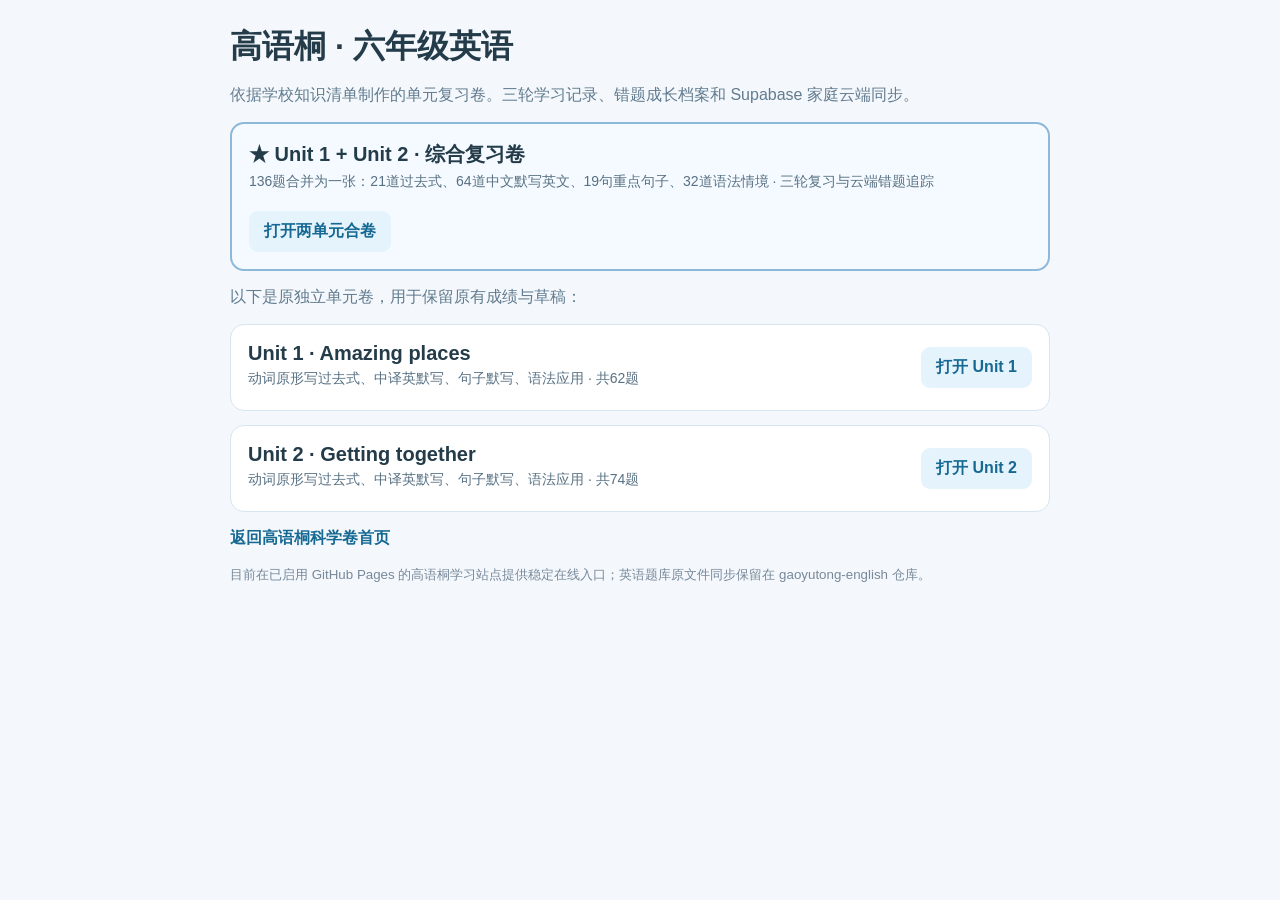
<file: english/index.html>
<!doctype html><html lang="zh-CN"><head><meta charset="utf-8"><meta name="viewport" content="width=device-width,initial-scale=1"><title>高语桐六年级英语学习书架</title><style>*{box-sizing:border-box}body{background:#f4f8fc;color:#243c4a;font-family:-apple-system,BlinkMacSystemFont,"PingFang SC",Arial,sans-serif;margin:0}main{max-width:850px;margin:auto;padding:25px 15px}h1{margin:0 0 6px}.sub{color:#617b8f}.card{display:flex;justify-content:space-between;align-items:center;flex-wrap:wrap;gap:15px;border:1px solid #d6e5ef;background:white;margin:14px 0;border-radius:14px;padding:17px}.card h2{margin:0;font-size:20px}.card p{margin:5px 0;color:#587183;font-size:14px}a{color:#166993;text-decoration:none;font-weight:750}a.btn{padding:10px 15px;border-radius:9px;background:#e5f3fc}small{color:#789}</style></head><body><main><h1>高语桐 · 六年级英语</h1><p class="sub">依据学校知识清单制作的单元复习卷。三轮学习记录、错题成长档案和 Supabase 家庭云端同步。</p><article class="card" style="border:2px solid #8db8d9;background:#f4faff"><div><h2>★ Unit 1 + Unit 2 · 综合复习卷</h2><p>136题合并为一张：21道过去式、64道中文默写英文、19句重点句子、32道语法情境 · 三轮复习与云端错题追踪</p></div><a class="btn" href="unit1-unit2-combined.html?v=1">打开两单元合卷</a></article><p class="sub">以下是原独立单元卷，用于保留原有成绩与草稿：</p><article class="card"><div><h2>Unit 1 · Amazing places</h2><p>动词原形写过去式、中译英默写、句子默写、语法应用 · 共62题</p></div><a class="btn" href="unit1-amazing-places.html?v=3">打开 Unit 1</a></article><article class="card"><div><h2>Unit 2 · Getting together</h2><p>动词原形写过去式、中译英默写、句子默写、语法应用 · 共74题</p></div><a class="btn" href="unit2-getting-together.html?v=3">打开 Unit 2</a></article><p><a href="https://timothygao.github.io/gaoyutong-grade6-science/">返回高语桐科学卷首页</a></p><small>目前在已启用 GitHub Pages 的高语桐学习站点提供稳定在线入口；英语题库原文件同步保留在 gaoyutong-english 仓库。</small></main></body></html>
</file>
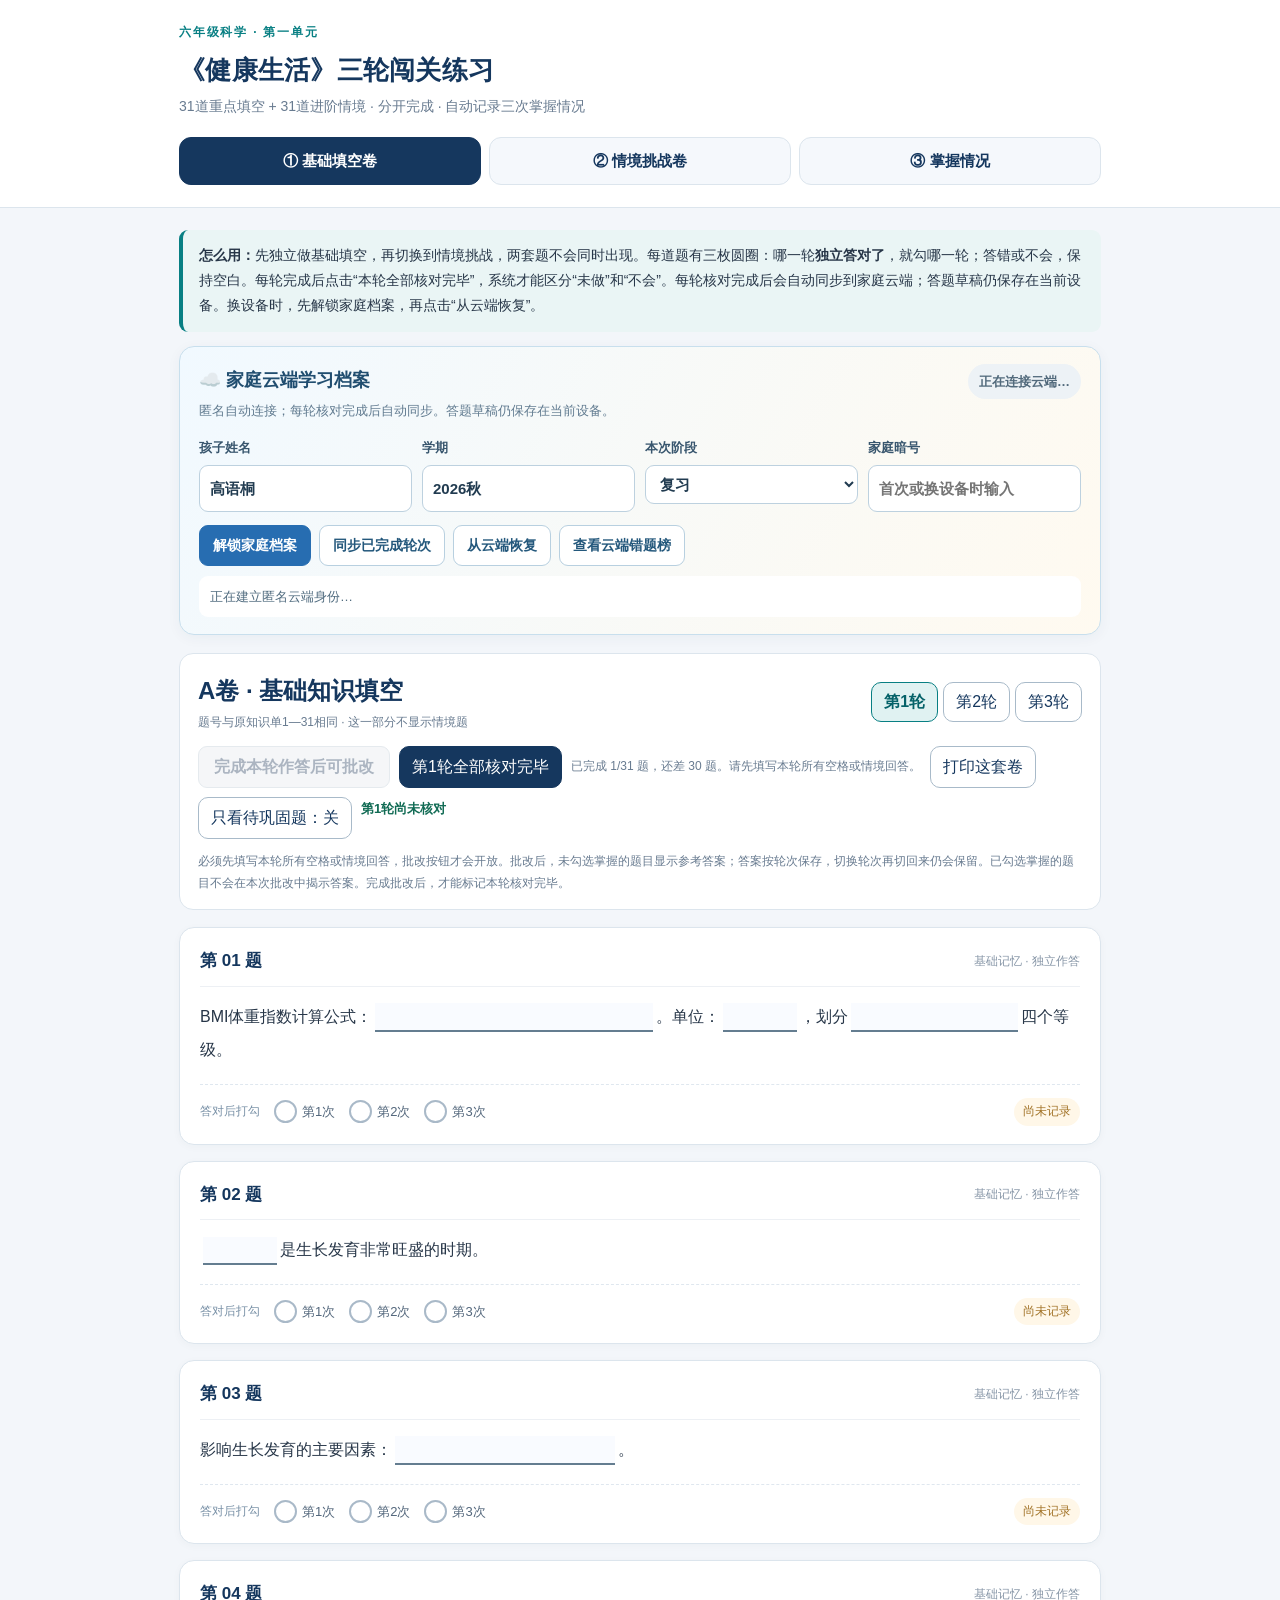
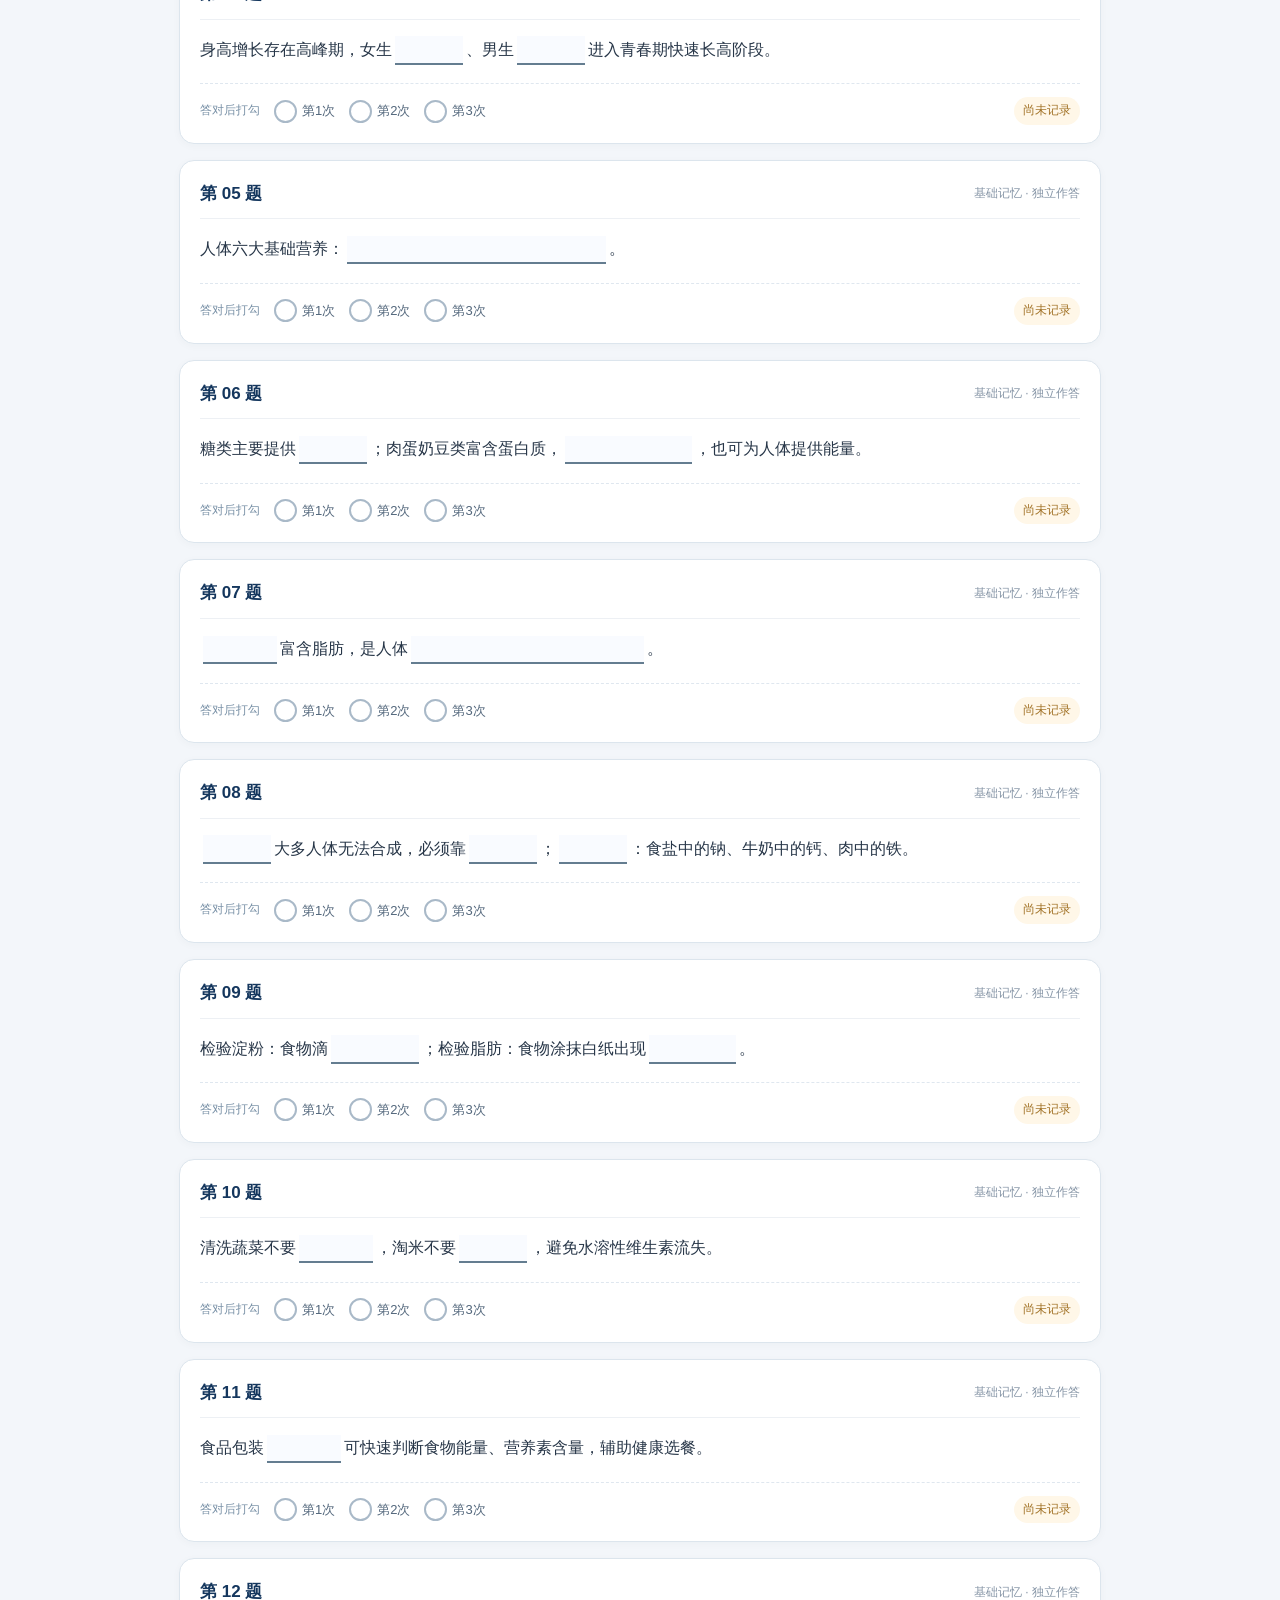
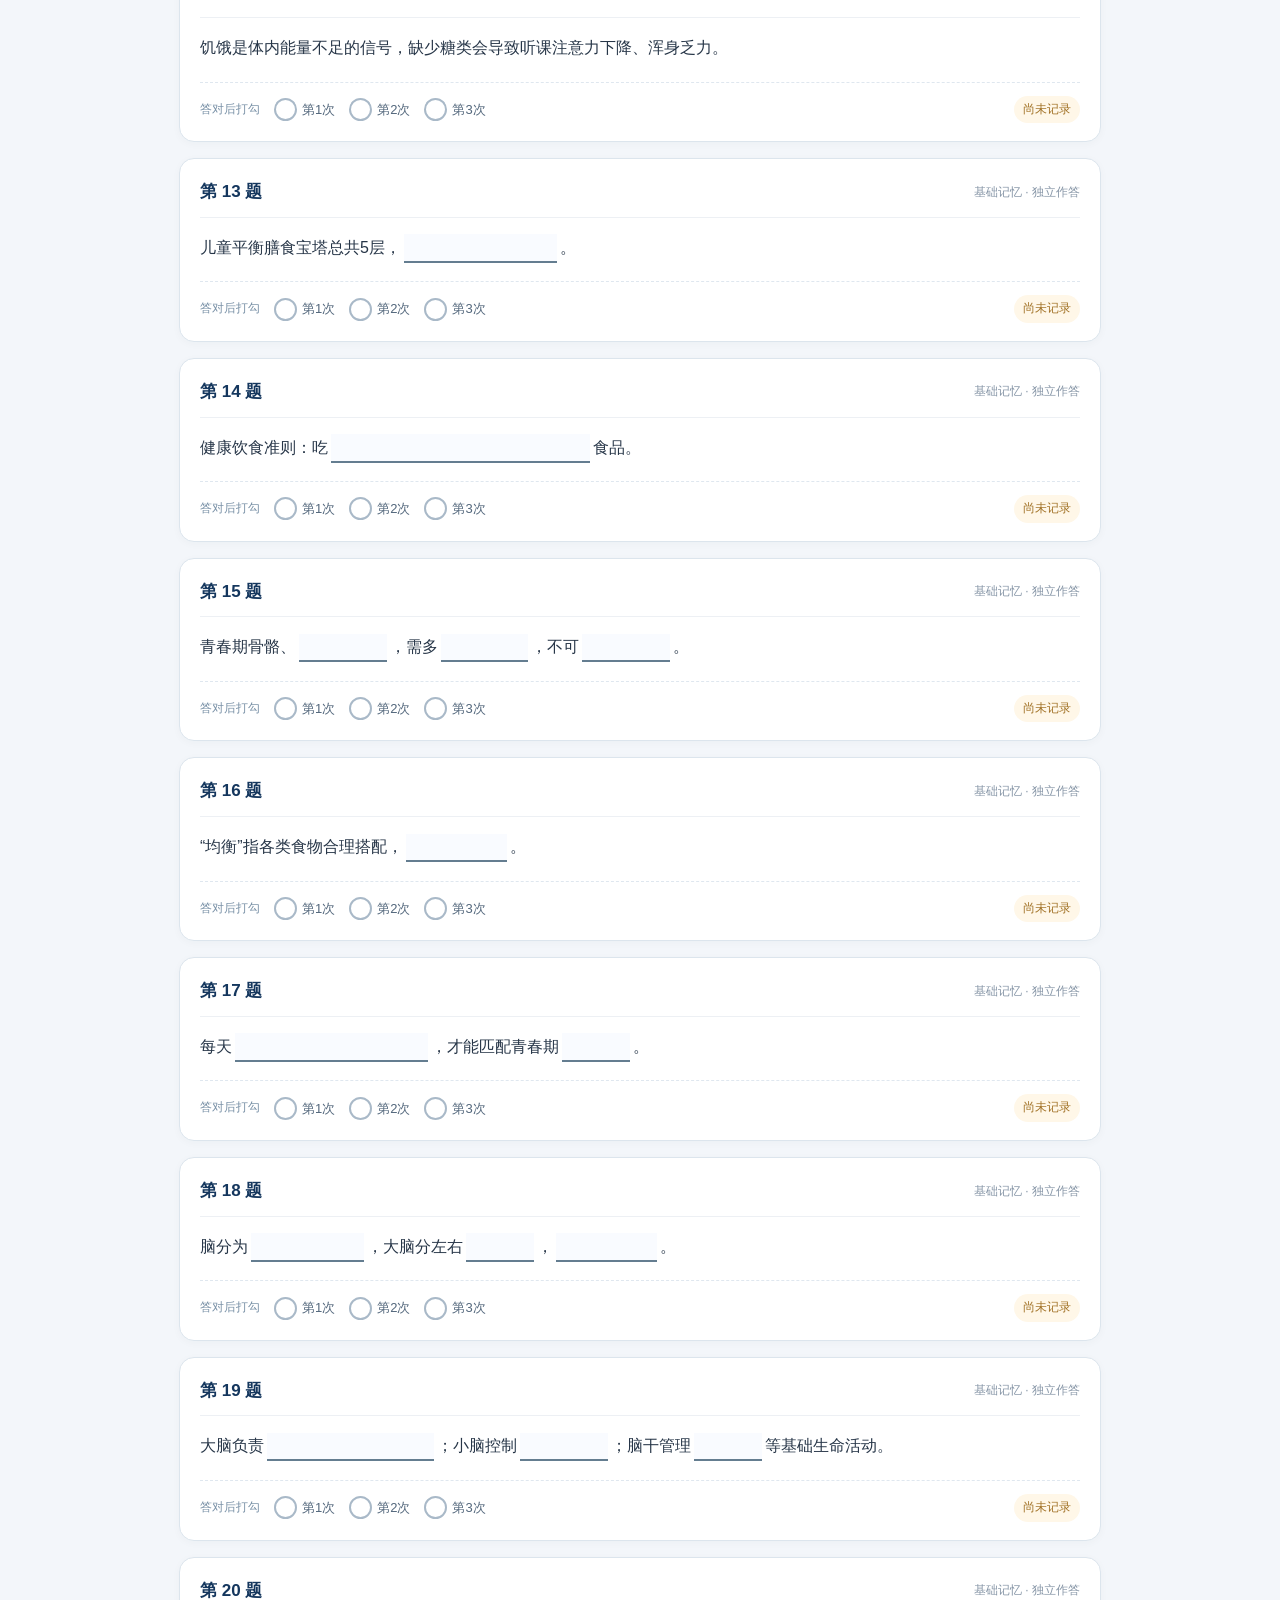
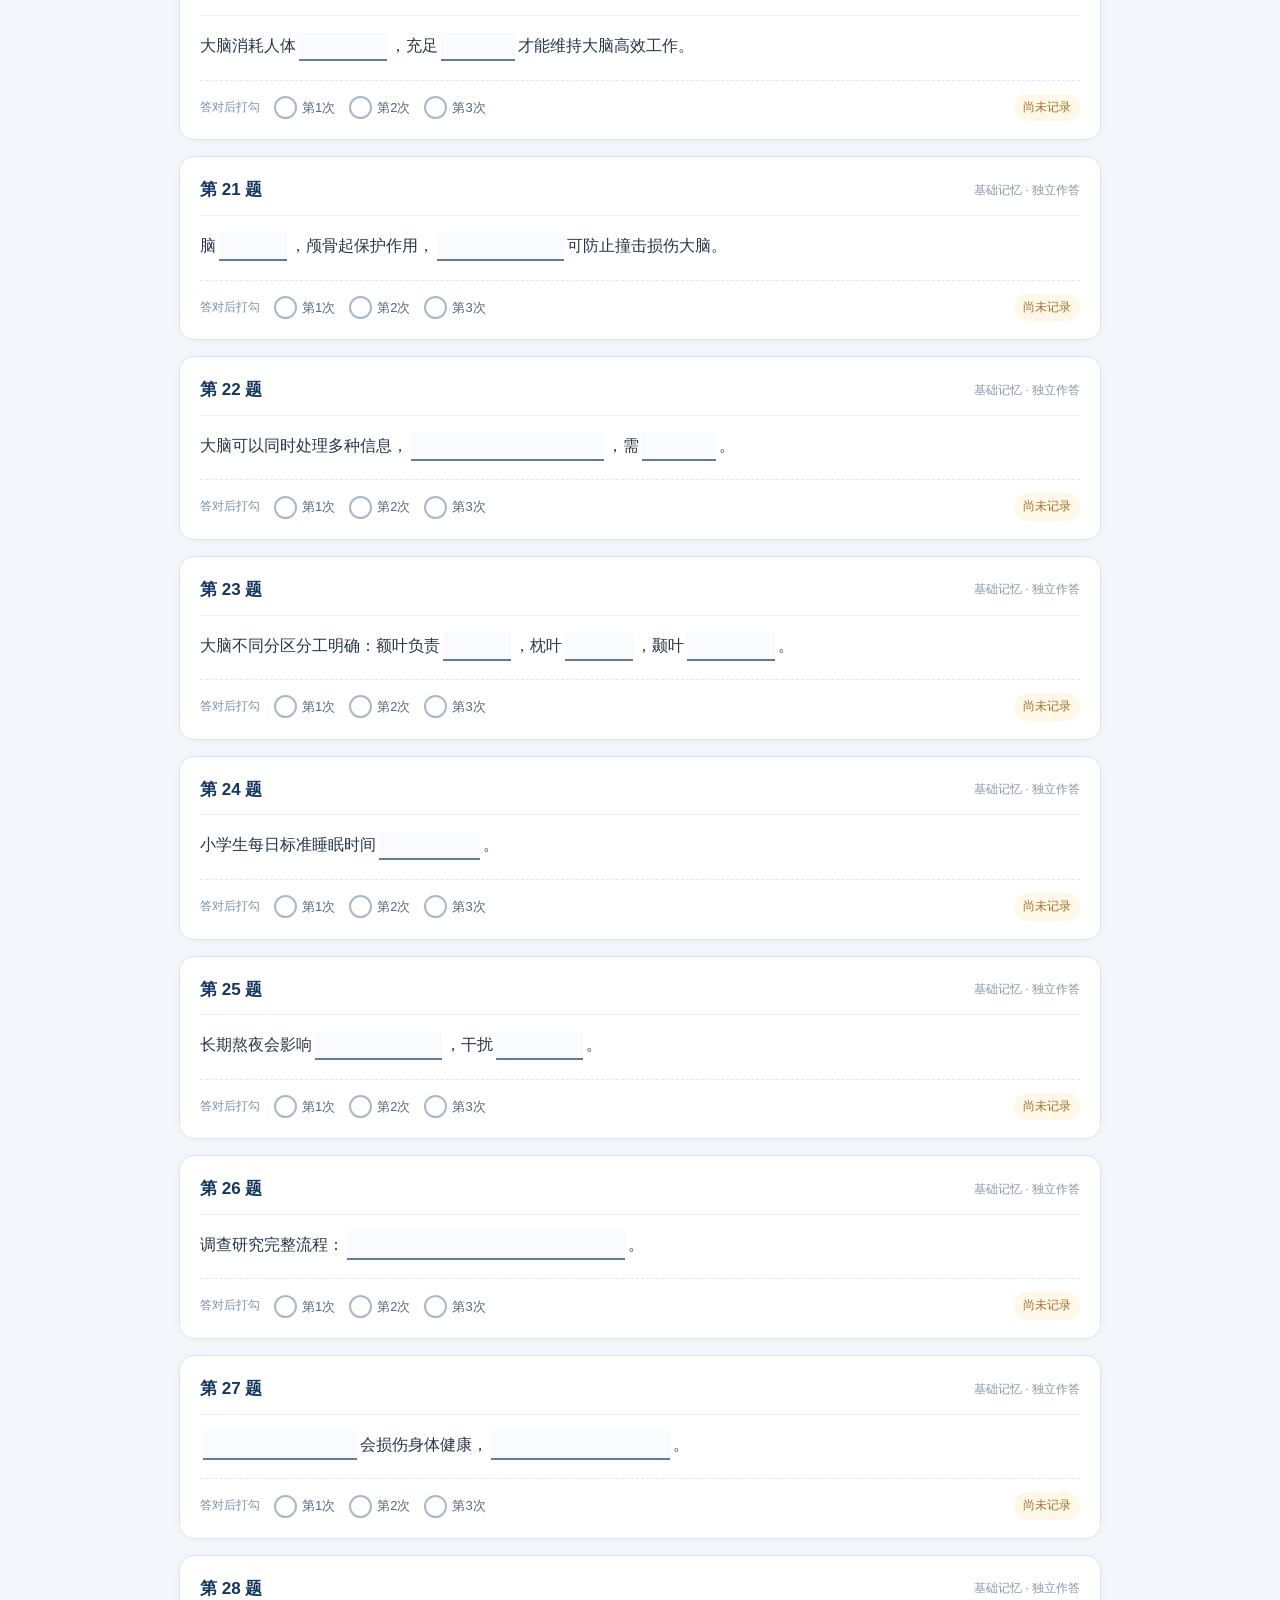
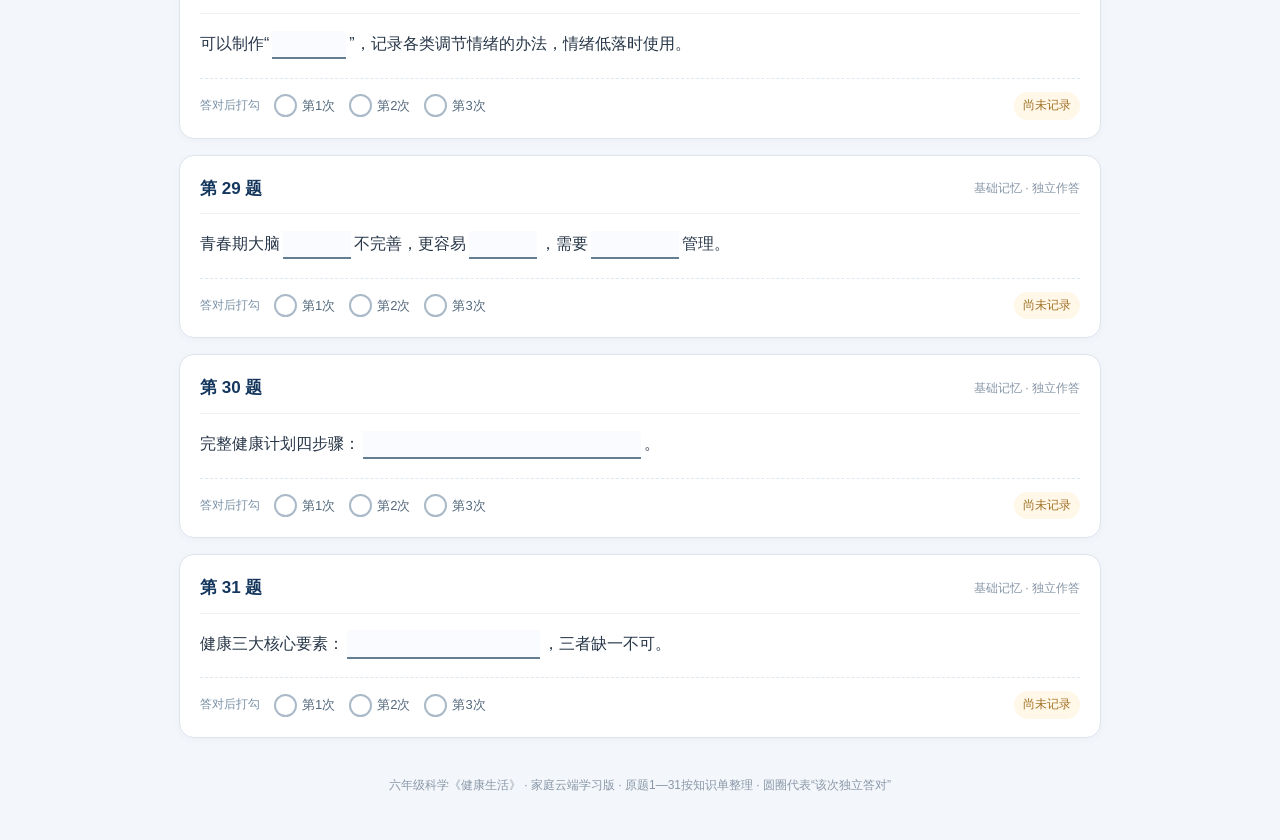
<file: archive/2026-11-04-before-selective-review.html>
<!DOCTYPE html><html lang="zh-CN"><head><meta charset="UTF-8"><meta name="viewport" content="width=device-width,initial-scale=1.0"><meta name="color-scheme" content="light"><title>六年级科学·健康生活｜三轮学习追踪</title>
<style>
:root{--blue:#15375e;--sea:#087f83;--border:#dce5ed;--ink:#273648;--muted:#687b90;--bg:#f3f6fa;--gold:#fff8e8;--green:#17784d}
*{box-sizing:border-box}html{scroll-behavior:smooth}body{margin:0;background:var(--bg);color:var(--ink);font:16px/1.8 -apple-system,BlinkMacSystemFont,'PingFang SC','Microsoft YaHei',sans-serif}
header.top{background:#fff;border-bottom:1px solid var(--border)}.wrap{max-width:970px;margin:auto;padding:22px 24px}h1{font-size:26px;color:var(--blue);margin:3px 0 0;letter-spacing:.01em}.eyebrow{font-size:12px;letter-spacing:.15em;font-weight:800;color:var(--sea)}.subtitle{margin:1px 0;color:var(--muted);font-size:14px}
nav{display:flex;gap:8px;flex-wrap:wrap;padding-top:16px}.navbtn{border:1px solid var(--border);border-radius:12px;padding:12px 16px;background:#f5f8fc;color:var(--blue);font-size:15px;font-weight:700;cursor:pointer;flex:1}.navbtn.active{background:var(--blue);color:#fff;border-color:var(--blue)}
.panel{display:none}.panel.active{display:block}.roundbar{padding:15px 18px;background:#fff;border:1px solid var(--border);border-radius:14px;margin:12px 0 17px}.split{display:flex;justify-content:space-between;align-items:center;gap:12px;flex-wrap:wrap}.toolbar{display:flex;gap:9px;flex-wrap:wrap;margin:12px 0}button{font:inherit;line-height:1.5;cursor:pointer;border:1px solid #a8bac9;background:white;color:var(--blue);border-radius:10px;padding:8px 12px}button.primary{background:var(--blue);border-color:var(--blue);color:#fff}button.small{font-size:13px;padding:5px 10px}button.warn{color:#a34230}.roundselect{display:inline-flex;gap:5px}.roundselect button{padding:7px 12px}.roundselect button.selected{background:#e0f2f2;border-color:var(--sea);color:#056269;font-weight:800}.micro{font-size:12px;color:var(--muted)}.notice{background:#eaf5f5;padding:13px 16px;border-left:4px solid var(--sea);border-radius:9px;font-size:14px}.warnnote{background:#fff5e7;border-left-color:#d58b31}
#sheet-memory,#sheet-scene{margin-top:14px}.card{background:#fff;border:1px solid var(--border);border-radius:15px;padding:18px 20px;margin:0 0 16px;break-inside:avoid;page-break-inside:avoid;box-shadow:0 2px 8px #27364808}.card-header{display:flex;align-items:center;justify-content:space-between;border-bottom:1px solid #edf0f4;padding-bottom:9px;margin-bottom:13px}.card-header strong{color:var(--blue);font-size:17px}.seq{font-size:12px;color:#8796a7}.question{font-size:16px;line-height:2.1}.question p{margin:0}.story-title{display:inline-block;color:var(--sea);font-weight:800;margin:0 0 9px;font-size:15px}.blank-field{font:inherit;font-size:15px;color:#24496f;min-width:min(calc(var(--w) + 8px), 100%);max-width:100%;width:min(calc(var(--w) + 8px), 100%);border:0;border-bottom:2px solid #647d90;border-radius:0;background:#f9fbff;outline:none;padding:2px 4px;vertical-align:baseline;height:1.9em;margin:0 3px}.blank-field:focus{border-bottom-color:var(--sea);background:#eef8f7}
.write-label{font-size:12px;color:#7c8da2;display:block;margin:14px 0 6px}textarea.response{width:100%;display:block;resize:vertical;min-height:80px;border:1px dashed #adbecc;padding:10px 12px;line-height:1.7;font:inherit;border-radius:9px;background:#fcfdff;color:var(--ink)}textarea.response:focus{outline:2px solid #c1e6e5}
.trials{margin-top:17px;border-top:1px dashed #dfe7ef;display:flex;align-items:center;flex-wrap:wrap;gap:14px;padding-top:13px}.trial-caption{font-size:12px;color:#7890a6}.trials label{display:inline-flex;gap:5px;align-items:center;color:#53677c;cursor:pointer;font-size:13px;white-space:nowrap}input.trial{appearance:none;-webkit-appearance:none;width:23px;height:23px;border-radius:50%;border:2px solid #a9b9c8;background:white;display:inline-grid;place-items:center;cursor:pointer;margin:0;vertical-align:middle;flex:none}input.trial:checked{background:var(--green);border-color:var(--green)}input.trial:checked::after{content:'✓';font-size:14px;font-weight:900;color:white;line-height:1}input.trial:focus-visible{outline:3px solid #93cfd3;outline-offset:2px}.status{margin-left:auto;font-size:12px;color:#a17125;border-radius:20px;background:#fff7e8;padding:3px 9px}.status.good{background:#e8f7ef;color:#19754c}.status.bad{background:#fff0ec;color:#aa4937}.finish{color:#116b54;font-size:13px;font-weight:700}
.summary-grid{display:grid;grid-template-columns:repeat(4,minmax(0,1fr));gap:11px;margin:14px 0 20px}.metric{background:#fff;border:1px solid var(--border);padding:16px;border-radius:13px}.metric .n{display:block;color:var(--blue);font-size:28px;font-weight:800;line-height:1.25}.metric .lbl{display:block;font-size:13px;color:#6b7e91}.tracker{background:#fff;border-radius:14px;border:1px solid var(--border);padding:18px;margin-bottom:18px}.tracker h3{margin:0 0 8px;font-size:17px;color:var(--blue)}.roundstats{display:flex;gap:12px;flex-wrap:wrap;margin:5px 0}.roundstats b{color:var(--green)}.progress{height:9px;background:#eaf0f4;border-radius:10px;overflow:hidden;margin:10px 0}.progress span{display:block;background:#1a8f87;height:100%;width:0}.chips{display:flex;gap:7px;flex-wrap:wrap;margin:9px 0 0}.chip{display:inline-block;padding:4px 11px;border-radius:999px;background:#edf4f8;color:#335a73;font-size:13px;cursor:pointer;border:0}.chip:hover{background:#d1e9e9}.none{color:#8092a5;font-size:13px}.key-list details{background:#fff;border:1px solid var(--border);border-radius:10px;margin:9px 0;padding:10px 14px}.key-list summary{font-weight:700;cursor:pointer}.key-list p{margin:7px 0;font-size:14px}.footer{text-align:center;color:#8a98a9;font-size:12px;padding:21px 0}
.files{display:flex;gap:9px;flex-wrap:wrap;margin:10px 0}.upload{display:inline-block;border:1px solid #a8bac9;border-radius:10px;padding:9px 12px;background:#fff;color:var(--blue);cursor:pointer;font-size:14px}.disabled-js{display:none}.hide-filter{display:none!important}.print-header{display:none}
@media(max-width:660px){.wrap{padding:14px 13px}h1{font-size:22px}.card{padding:14px 12px}.question{font-size:15px}.summary-grid{grid-template-columns:repeat(2,minmax(0,1fr))}.metric{padding:12px}.status{margin-left:0}.trials{gap:10px}.navbtn{padding:10px 8px;font-size:13px}.blank-field{min-width:0}}
@page{size:A4;margin:13mm 12mm}@media print{body{background:#fff;font-size:11pt;color:#111}.wrap{padding:0;max-width:none}header.top{border:0}h1{font-size:20pt}nav,.toolbar,.roundbar,.notice,.footer,#key-warning,.files,.no-print,#summary-panel,#answers-panel{display:none!important}.panel{display:none!important}.panel.printing{display:block!important}.card{box-shadow:none;border:1px solid #999;margin-bottom:11pt;border-radius:5px;padding:10pt}.print-header{display:block;margin:10pt 0 15pt;font-size:11pt}.blank-field{background:white;border-bottom:1px solid #000!important;color:transparent!important;font-size:0;width:var(--w);height:1.6em;box-shadow:none;print-color-adjust:exact}textarea.response{height:48pt;min-height:48pt;background:#fff;border:0;border-bottom:1px dashed #888;resize:none;color:transparent!important}.trials{margin-top:12pt}input.trial{width:17px;height:17px;border:1.5px solid #666}input.trial:checked::after{font-size:12px}.status{display:none}.card{break-inside:avoid}.seq{color:#777}}

.cloud-archive{border:1px solid #c8dfed;background:linear-gradient(120deg,#f1f9ff,#fffaf0);border-radius:15px;padding:17px 19px;margin:14px 0 18px;box-shadow:0 3px 14px #1737500c}
.cloud-head{display:flex;justify-content:space-between;align-items:flex-start;gap:12px;flex-wrap:wrap}
.cloud-head h3{margin:0 0 3px;color:#214e70;font-size:18px}
.cloud-head p{margin:0;color:#617b90;font-size:13px}
.cloud-status{display:inline-block;padding:6px 11px;border-radius:30px;background:#edf2f6;color:#526a7c;font-size:13px;font-weight:700}
.cloud-status[data-state="ok"]{background:#e8f7ef;color:#176b49}
.cloud-status[data-state="warn"]{background:#fff4df;color:#8a5b10}
.cloud-status[data-state="error"]{background:#fff0ed;color:#a73527}
.cloud-grid{display:grid;grid-template-columns:repeat(auto-fit,minmax(155px,1fr));gap:10px;margin-top:14px}
.cloud-field{display:flex;flex-direction:column;gap:5px;color:#38566e;font-size:13px;font-weight:700}
.cloud-field input,.cloud-field select{width:100%;min-width:0;border:1px solid #bdd1df;border-radius:9px;background:#fff;padding:9px 10px;font:inherit;font-size:15px;color:#213b50}
.cloud-actions{display:flex;flex-wrap:wrap;gap:8px;margin-top:13px}
.cloud-actions button{border:1px solid #b8d0e0;border-radius:9px;background:#fff;color:#24587c;padding:9px 13px;font-size:14px;font-weight:700}
.cloud-actions button.cloud-primary{background:#276db1;border-color:#276db1;color:#fff}
.cloud-actions button:disabled{opacity:.55;cursor:wait}
.cloud-message{margin-top:10px;border-radius:9px;background:#fff;padding:9px 11px;color:#526d80;font-size:13px}
.cloud-message[data-state="error"]{background:#fff1ee;color:#a73527}
.cloud-report{margin-top:12px;padding:12px;background:#fff;border:1px solid #d6e4ed;border-radius:10px}
.cloud-report h4{margin:0 0 8px;color:#244f70}
.cloud-report p{margin:5px 0;font-size:13px;color:#536d80}
.cloud-report-row{padding:9px 0;border-top:1px dashed #d8e3eb}
.cloud-report-row strong{color:#254f70}
.cloud-report-row small{display:block;color:#6d8293;margin-top:3px;overflow-wrap:anywhere}
@media(max-width:600px){.cloud-archive{padding:13px}.cloud-actions button{flex:1 1 calc(50% - 8px)}.cloud-head h3{font-size:16px}}


.grade-btn{background:#edf5ff;border:1px solid #9dbde0;color:#174c7c;font-weight:800;padding:8px 15px;border-radius:9px}
.grade-btn:hover:not(:disabled){background:#dcecff}
.grade-btn:disabled{opacity:.58;cursor:not-allowed;background:#eef1f4;color:#718096;border-color:#d3dbe3}
.grade-status{font-size:12px;color:var(--muted);align-self:center}
.grade-answer{margin-top:12px;padding:11px 13px;border-left:4px solid var(--sea);border-radius:8px;background:#eef8f7;color:#254e67;font-size:14px;line-height:1.8}
.grade-answer[hidden]{display:none!important}
.grade-answer strong{color:#0c6b65}
#answer-source{display:none!important}
@media print{.grade-btn,.grade-status,.grade-answer{display:none!important}}
</style></head>
<body>
<header class="top"><div class="wrap"><div class="eyebrow">六年级科学 · 第一单元</div><h1>《健康生活》三轮闯关练习</h1><p class="subtitle">31道重点填空 + 31道进阶情境 · 分开完成 · 自动记录三次掌握情况</p>
<nav aria-label="学习模块"><button type="button" class="navbtn active" data-panel="memory">① 基础填空卷</button><button type="button" class="navbtn" data-panel="scene">② 情境挑战卷</button><button type="button" class="navbtn" data-panel="summary">③ 掌握情况</button></nav></div></header>
<main class="wrap">
<div class="notice no-print"><b>怎么用：</b>先独立做基础填空，再切换到情境挑战，两套题不会同时出现。每道题有三枚圆圈：哪一轮<strong>独立答对了</strong>，就勾哪一轮；答错或不会，保持空白。每轮完成后点击“本轮全部核对完毕”，系统才能区分“未做”和“不会”。每轮核对完成后会自动同步到家庭云端；答题草稿仍保存在当前设备。换设备时，先解锁家庭档案，再点击“从云端恢复”。</div>

<section class="cloud-archive no-print" id="cloudArchive">
  <div class="cloud-head">
    <div>
      <h3>☁️ 家庭云端学习档案</h3>
      <p>匿名自动连接；每轮核对完成后自动同步。答题草稿仍保存在当前设备。</p>
    </div>
    <span id="cloudStatus" class="cloud-status" data-state="loading" aria-live="polite">正在连接云端…</span>
  </div>
  <div class="cloud-grid">
    <label class="cloud-field">孩子姓名
      <input id="cloudChildName" type="text" value="高语桐" autocomplete="off">
    </label>
    <label class="cloud-field">学期
      <input id="cloudSemester" type="text" value="2026秋" placeholder="例如：2026秋">
    </label>
    <label class="cloud-field">本次阶段
      <select id="cloudPhase">
        <option value="预习">预习</option>
        <option value="复习" selected>复习</option>
        <option value="期末">期末</option>
      </select>
    </label>
    <label class="cloud-field">家庭暗号
      <input id="cloudPassphrase" type="password" autocomplete="current-password" placeholder="首次或换设备时输入">
    </label>
  </div>
  <div class="cloud-actions">
    <button type="button" id="cloudUnlock" class="cloud-primary">解锁家庭档案</button>
    <button type="button" id="cloudSync">同步已完成轮次</button>
    <button type="button" id="cloudRestore">从云端恢复</button>
    <button type="button" id="cloudWrongList">查看云端错题榜</button>
  </div>
  <div id="cloudMessage" class="cloud-message" role="status">正在建立匿名云端身份…</div>
  <div id="cloudReport" class="cloud-report" hidden></div>
</section>
<section class="panel active" id="memory-panel">
  <div class="roundbar"><div class="split"><div><h2 style="margin:0;color:var(--blue)">A卷 · 基础知识填空</h2><div class="micro">题号与原知识单1—31相同 · 这一部分不显示情境题</div></div><div class="roundselect" data-rselect="memory"><button type="button" data-r="1" class="selected">第1轮</button><button type="button" data-r="2">第2轮</button><button type="button" data-r="3">第3轮</button></div></div><div class="toolbar"><button type="button" class="grade-btn" id="grade-memory" onclick="gradeRound('memory')">批改并显示答案</button><button class="primary" type="button" onclick="toggleFinish('memory')" id="finish-memory">本轮全部核对完毕</button><span class="grade-status" id="grade-status-memory" aria-live="polite"></span><button type="button" onclick="printSheet('memory')">打印这套卷</button><button type="button" onclick="filterMode('memory')" id="filter-memory">只看待巩固题：关</button><span class="finish" id="done-memory"></span></div><div class="micro">必须先填写本轮所有空格或情境回答，批改按钮才会开放。批改后，未勾选掌握的题目显示参考答案；答案按轮次保存，切换轮次再切回来仍会保留。已勾选掌握的题目不会在本次批改中揭示答案。完成批改后，才能标记本轮核对完毕。</div></div>
  <div class="print-header">班级：____________　姓名：____________　日期：____________　　第____轮</div>
  <div id="sheet-memory"><article class="card" id="memory-1" data-n="1" data-mode="memory">
    <div class="card-header"><strong>第 01 题</strong><span class="seq">基础记忆 · 独立作答</span></div>
    
    <div class="question"><p>BMI体重指数计算公式：<input aria-label="第1题填空" autocomplete="off" class="blank-field" data-blank="0" style="--w:18em" type="text"/>。单位：<input aria-label="第1题填空" autocomplete="off" class="blank-field" data-blank="0" style="--w:4.4em" type="text"/>，划分<input aria-label="第1题填空" autocomplete="off" class="blank-field" data-blank="0" style="--w:10.6em" type="text"/>四个等级。</p></div>
    
    <div class="trials" aria-label="第1题三次作答记录">
    <span class="trial-caption">答对后打勾</span>
    <label title="第一次答对后勾选"><input type="checkbox" class="trial" data-mode="memory" data-n="1" data-round="1"><span>第1次</span></label>
    <label title="第二次答对后勾选"><input type="checkbox" class="trial" data-mode="memory" data-n="1" data-round="2"><span>第2次</span></label>
    <label title="第三次答对后勾选"><input type="checkbox" class="trial" data-mode="memory" data-n="1" data-round="3"><span>第3次</span></label>
    <span class="status" id="st-memory-1">尚未记录</span></div>
    </article>
<article class="card" id="memory-2" data-n="2" data-mode="memory">
    <div class="card-header"><strong>第 02 题</strong><span class="seq">基础记忆 · 独立作答</span></div>
    
    <div class="question"><p><input aria-label="第2题填空" autocomplete="off" class="blank-field" data-blank="0" style="--w:4.4em" type="text"/>是生长发育非常旺盛的时期。</p></div>
    
    <div class="trials" aria-label="第2题三次作答记录">
    <span class="trial-caption">答对后打勾</span>
    <label title="第一次答对后勾选"><input type="checkbox" class="trial" data-mode="memory" data-n="2" data-round="1"><span>第1次</span></label>
    <label title="第二次答对后勾选"><input type="checkbox" class="trial" data-mode="memory" data-n="2" data-round="2"><span>第2次</span></label>
    <label title="第三次答对后勾选"><input type="checkbox" class="trial" data-mode="memory" data-n="2" data-round="3"><span>第3次</span></label>
    <span class="status" id="st-memory-2">尚未记录</span></div>
    </article>
<article class="card" id="memory-3" data-n="3" data-mode="memory">
    <div class="card-header"><strong>第 03 题</strong><span class="seq">基础记忆 · 独立作答</span></div>
    
    <div class="question"><p>影响生长发育的主要因素：<input aria-label="第3题填空" autocomplete="off" class="blank-field" data-blank="0" style="--w:14.1em" type="text"/>。</p></div>
    
    <div class="trials" aria-label="第3题三次作答记录">
    <span class="trial-caption">答对后打勾</span>
    <label title="第一次答对后勾选"><input type="checkbox" class="trial" data-mode="memory" data-n="3" data-round="1"><span>第1次</span></label>
    <label title="第二次答对后勾选"><input type="checkbox" class="trial" data-mode="memory" data-n="3" data-round="2"><span>第2次</span></label>
    <label title="第三次答对后勾选"><input type="checkbox" class="trial" data-mode="memory" data-n="3" data-round="3"><span>第3次</span></label>
    <span class="status" id="st-memory-3">尚未记录</span></div>
    </article>
<article class="card" id="memory-4" data-n="4" data-mode="memory">
    <div class="card-header"><strong>第 04 题</strong><span class="seq">基础记忆 · 独立作答</span></div>
    
    <div class="question"><p>身高增长存在高峰期，女生<input aria-label="第4题填空" autocomplete="off" class="blank-field" data-blank="0" style="--w:4em" type="text"/>、男生<input aria-label="第4题填空" autocomplete="off" class="blank-field" data-blank="0" style="--w:4em" type="text"/>进入青春期快速长高阶段。</p></div>
    
    <div class="trials" aria-label="第4题三次作答记录">
    <span class="trial-caption">答对后打勾</span>
    <label title="第一次答对后勾选"><input type="checkbox" class="trial" data-mode="memory" data-n="4" data-round="1"><span>第1次</span></label>
    <label title="第二次答对后勾选"><input type="checkbox" class="trial" data-mode="memory" data-n="4" data-round="2"><span>第2次</span></label>
    <label title="第三次答对后勾选"><input type="checkbox" class="trial" data-mode="memory" data-n="4" data-round="3"><span>第3次</span></label>
    <span class="status" id="st-memory-4">尚未记录</span></div>
    </article>
<article class="card" id="memory-5" data-n="5" data-mode="memory">
    <div class="card-header"><strong>第 05 题</strong><span class="seq">基础记忆 · 独立作答</span></div>
    
    <div class="question"><p>人体六大基础营养：<input aria-label="第5题填空" autocomplete="off" class="blank-field" data-blank="0" style="--w:16.7em" type="text"/>。</p></div>
    
    <div class="trials" aria-label="第5题三次作答记录">
    <span class="trial-caption">答对后打勾</span>
    <label title="第一次答对后勾选"><input type="checkbox" class="trial" data-mode="memory" data-n="5" data-round="1"><span>第1次</span></label>
    <label title="第二次答对后勾选"><input type="checkbox" class="trial" data-mode="memory" data-n="5" data-round="2"><span>第2次</span></label>
    <label title="第三次答对后勾选"><input type="checkbox" class="trial" data-mode="memory" data-n="5" data-round="3"><span>第3次</span></label>
    <span class="status" id="st-memory-5">尚未记录</span></div>
    </article>
<article class="card" id="memory-6" data-n="6" data-mode="memory">
    <div class="card-header"><strong>第 06 题</strong><span class="seq">基础记忆 · 独立作答</span></div>
    
    <div class="question"><p>糖类主要提供<input aria-label="第6题填空" autocomplete="off" class="blank-field" data-blank="0" style="--w:4em" type="text"/>；肉蛋奶豆类富含蛋白质，<input aria-label="第6题填空" autocomplete="off" class="blank-field" data-blank="0" style="--w:7.9em" type="text"/>，也可为人体提供能量。</p></div>
    
    <div class="trials" aria-label="第6题三次作答记录">
    <span class="trial-caption">答对后打勾</span>
    <label title="第一次答对后勾选"><input type="checkbox" class="trial" data-mode="memory" data-n="6" data-round="1"><span>第1次</span></label>
    <label title="第二次答对后勾选"><input type="checkbox" class="trial" data-mode="memory" data-n="6" data-round="2"><span>第2次</span></label>
    <label title="第三次答对后勾选"><input type="checkbox" class="trial" data-mode="memory" data-n="6" data-round="3"><span>第3次</span></label>
    <span class="status" id="st-memory-6">尚未记录</span></div>
    </article>
<article class="card" id="memory-7" data-n="7" data-mode="memory">
    <div class="card-header"><strong>第 07 题</strong><span class="seq">基础记忆 · 独立作答</span></div>
    
    <div class="question"><p><input aria-label="第7题填空" autocomplete="off" class="blank-field" data-blank="0" style="--w:4.4em" type="text"/>富含脂肪，是人体<input aria-label="第7题填空" autocomplete="off" class="blank-field" data-blank="0" style="--w:15em" type="text"/>。</p></div>
    
    <div class="trials" aria-label="第7题三次作答记录">
    <span class="trial-caption">答对后打勾</span>
    <label title="第一次答对后勾选"><input type="checkbox" class="trial" data-mode="memory" data-n="7" data-round="1"><span>第1次</span></label>
    <label title="第二次答对后勾选"><input type="checkbox" class="trial" data-mode="memory" data-n="7" data-round="2"><span>第2次</span></label>
    <label title="第三次答对后勾选"><input type="checkbox" class="trial" data-mode="memory" data-n="7" data-round="3"><span>第3次</span></label>
    <span class="status" id="st-memory-7">尚未记录</span></div>
    </article>
<article class="card" id="memory-8" data-n="8" data-mode="memory">
    <div class="card-header"><strong>第 08 题</strong><span class="seq">基础记忆 · 独立作答</span></div>
    
    <div class="question"><p><input aria-label="第8题填空" autocomplete="off" class="blank-field" data-blank="0" style="--w:4em" type="text"/>大多人体无法合成，必须靠<input aria-label="第8题填空" autocomplete="off" class="blank-field" data-blank="0" style="--w:4em" type="text"/>；<input aria-label="第8题填空" autocomplete="off" class="blank-field" data-blank="0" style="--w:4em" type="text"/>：食盐中的钠、牛奶中的钙、肉中的铁。</p></div>
    
    <div class="trials" aria-label="第8题三次作答记录">
    <span class="trial-caption">答对后打勾</span>
    <label title="第一次答对后勾选"><input type="checkbox" class="trial" data-mode="memory" data-n="8" data-round="1"><span>第1次</span></label>
    <label title="第二次答对后勾选"><input type="checkbox" class="trial" data-mode="memory" data-n="8" data-round="2"><span>第2次</span></label>
    <label title="第三次答对后勾选"><input type="checkbox" class="trial" data-mode="memory" data-n="8" data-round="3"><span>第3次</span></label>
    <span class="status" id="st-memory-8">尚未记录</span></div>
    </article>
<article class="card" id="memory-9" data-n="9" data-mode="memory">
    <div class="card-header"><strong>第 09 题</strong><span class="seq">基础记忆 · 独立作答</span></div>
    
    <div class="question"><p>检验淀粉：食物滴<input aria-label="第9题填空" autocomplete="off" class="blank-field" data-blank="0" style="--w:5.3em" type="text"/>；检验脂肪：食物涂抹白纸出现<input aria-label="第9题填空" autocomplete="off" class="blank-field" data-blank="0" style="--w:5.3em" type="text"/>。</p></div>
    
    <div class="trials" aria-label="第9题三次作答记录">
    <span class="trial-caption">答对后打勾</span>
    <label title="第一次答对后勾选"><input type="checkbox" class="trial" data-mode="memory" data-n="9" data-round="1"><span>第1次</span></label>
    <label title="第二次答对后勾选"><input type="checkbox" class="trial" data-mode="memory" data-n="9" data-round="2"><span>第2次</span></label>
    <label title="第三次答对后勾选"><input type="checkbox" class="trial" data-mode="memory" data-n="9" data-round="3"><span>第3次</span></label>
    <span class="status" id="st-memory-9">尚未记录</span></div>
    </article>
<article class="card" id="memory-10" data-n="10" data-mode="memory">
    <div class="card-header"><strong>第 10 题</strong><span class="seq">基础记忆 · 独立作答</span></div>
    
    <div class="question"><p>清洗蔬菜不要<input aria-label="第10题填空" autocomplete="off" class="blank-field" data-blank="0" style="--w:4.4em" type="text"/>，淘米不要<input aria-label="第10题填空" autocomplete="off" class="blank-field" data-blank="0" style="--w:4em" type="text"/>，避免水溶性维生素流失。</p></div>
    
    <div class="trials" aria-label="第10题三次作答记录">
    <span class="trial-caption">答对后打勾</span>
    <label title="第一次答对后勾选"><input type="checkbox" class="trial" data-mode="memory" data-n="10" data-round="1"><span>第1次</span></label>
    <label title="第二次答对后勾选"><input type="checkbox" class="trial" data-mode="memory" data-n="10" data-round="2"><span>第2次</span></label>
    <label title="第三次答对后勾选"><input type="checkbox" class="trial" data-mode="memory" data-n="10" data-round="3"><span>第3次</span></label>
    <span class="status" id="st-memory-10">尚未记录</span></div>
    </article>
<article class="card" id="memory-11" data-n="11" data-mode="memory">
    <div class="card-header"><strong>第 11 题</strong><span class="seq">基础记忆 · 独立作答</span></div>
    
    <div class="question"><p>食品包装<input aria-label="第11题填空" autocomplete="off" class="blank-field" data-blank="0" style="--w:4.4em" type="text"/>可快速判断食物能量、营养素含量，辅助健康选餐。</p></div>
    
    <div class="trials" aria-label="第11题三次作答记录">
    <span class="trial-caption">答对后打勾</span>
    <label title="第一次答对后勾选"><input type="checkbox" class="trial" data-mode="memory" data-n="11" data-round="1"><span>第1次</span></label>
    <label title="第二次答对后勾选"><input type="checkbox" class="trial" data-mode="memory" data-n="11" data-round="2"><span>第2次</span></label>
    <label title="第三次答对后勾选"><input type="checkbox" class="trial" data-mode="memory" data-n="11" data-round="3"><span>第3次</span></label>
    <span class="status" id="st-memory-11">尚未记录</span></div>
    </article>
<article class="card" id="memory-12" data-n="12" data-mode="memory">
    <div class="card-header"><strong>第 12 题</strong><span class="seq">基础记忆 · 独立作答</span></div>
    
    <div class="question"><p>饥饿是体内能量不足的信号，缺少糖类会导致听课注意力下降、浑身乏力。</p></div>
    
    <div class="trials" aria-label="第12题三次作答记录">
    <span class="trial-caption">答对后打勾</span>
    <label title="第一次答对后勾选"><input type="checkbox" class="trial" data-mode="memory" data-n="12" data-round="1"><span>第1次</span></label>
    <label title="第二次答对后勾选"><input type="checkbox" class="trial" data-mode="memory" data-n="12" data-round="2"><span>第2次</span></label>
    <label title="第三次答对后勾选"><input type="checkbox" class="trial" data-mode="memory" data-n="12" data-round="3"><span>第3次</span></label>
    <span class="status" id="st-memory-12">尚未记录</span></div>
    </article>
<article class="card" id="memory-13" data-n="13" data-mode="memory">
    <div class="card-header"><strong>第 13 题</strong><span class="seq">基础记忆 · 独立作答</span></div>
    
    <div class="question"><p>儿童平衡膳食宝塔总共5层，<input aria-label="第13题填空" autocomplete="off" class="blank-field" data-blank="0" style="--w:9.7em" type="text"/>。</p></div>
    
    <div class="trials" aria-label="第13题三次作答记录">
    <span class="trial-caption">答对后打勾</span>
    <label title="第一次答对后勾选"><input type="checkbox" class="trial" data-mode="memory" data-n="13" data-round="1"><span>第1次</span></label>
    <label title="第二次答对后勾选"><input type="checkbox" class="trial" data-mode="memory" data-n="13" data-round="2"><span>第2次</span></label>
    <label title="第三次答对后勾选"><input type="checkbox" class="trial" data-mode="memory" data-n="13" data-round="3"><span>第3次</span></label>
    <span class="status" id="st-memory-13">尚未记录</span></div>
    </article>
<article class="card" id="memory-14" data-n="14" data-mode="memory">
    <div class="card-header"><strong>第 14 题</strong><span class="seq">基础记忆 · 独立作答</span></div>
    
    <div class="question"><p>健康饮食准则：吃<input aria-label="第14题填空" autocomplete="off" class="blank-field" data-blank="0" style="--w:16.7em" type="text"/>食品。</p></div>
    
    <div class="trials" aria-label="第14题三次作答记录">
    <span class="trial-caption">答对后打勾</span>
    <label title="第一次答对后勾选"><input type="checkbox" class="trial" data-mode="memory" data-n="14" data-round="1"><span>第1次</span></label>
    <label title="第二次答对后勾选"><input type="checkbox" class="trial" data-mode="memory" data-n="14" data-round="2"><span>第2次</span></label>
    <label title="第三次答对后勾选"><input type="checkbox" class="trial" data-mode="memory" data-n="14" data-round="3"><span>第3次</span></label>
    <span class="status" id="st-memory-14">尚未记录</span></div>
    </article>
<article class="card" id="memory-15" data-n="15" data-mode="memory">
    <div class="card-header"><strong>第 15 题</strong><span class="seq">基础记忆 · 独立作答</span></div>
    
    <div class="question"><p>青春期骨骼、<input aria-label="第15题填空" autocomplete="off" class="blank-field" data-blank="0" style="--w:5.3em" type="text"/>，需多<input aria-label="第15题填空" autocomplete="off" class="blank-field" data-blank="0" style="--w:5.3em" type="text"/>，不可<input aria-label="第15题填空" autocomplete="off" class="blank-field" data-blank="0" style="--w:5.3em" type="text"/>。</p></div>
    
    <div class="trials" aria-label="第15题三次作答记录">
    <span class="trial-caption">答对后打勾</span>
    <label title="第一次答对后勾选"><input type="checkbox" class="trial" data-mode="memory" data-n="15" data-round="1"><span>第1次</span></label>
    <label title="第二次答对后勾选"><input type="checkbox" class="trial" data-mode="memory" data-n="15" data-round="2"><span>第2次</span></label>
    <label title="第三次答对后勾选"><input type="checkbox" class="trial" data-mode="memory" data-n="15" data-round="3"><span>第3次</span></label>
    <span class="status" id="st-memory-15">尚未记录</span></div>
    </article>
<article class="card" id="memory-16" data-n="16" data-mode="memory">
    <div class="card-header"><strong>第 16 题</strong><span class="seq">基础记忆 · 独立作答</span></div>
    
    <div class="question"><p>“均衡”指各类食物合理搭配，<input aria-label="第16题填空" autocomplete="off" class="blank-field" data-blank="0" style="--w:6.2em" type="text"/>。</p></div>
    
    <div class="trials" aria-label="第16题三次作答记录">
    <span class="trial-caption">答对后打勾</span>
    <label title="第一次答对后勾选"><input type="checkbox" class="trial" data-mode="memory" data-n="16" data-round="1"><span>第1次</span></label>
    <label title="第二次答对后勾选"><input type="checkbox" class="trial" data-mode="memory" data-n="16" data-round="2"><span>第2次</span></label>
    <label title="第三次答对后勾选"><input type="checkbox" class="trial" data-mode="memory" data-n="16" data-round="3"><span>第3次</span></label>
    <span class="status" id="st-memory-16">尚未记录</span></div>
    </article>
<article class="card" id="memory-17" data-n="17" data-mode="memory">
    <div class="card-header"><strong>第 17 题</strong><span class="seq">基础记忆 · 独立作答</span></div>
    
    <div class="question"><p>每天<input aria-label="第17题填空" autocomplete="off" class="blank-field" data-blank="0" style="--w:12.3em" type="text"/>，才能匹配青春期<input aria-label="第17题填空" autocomplete="off" class="blank-field" data-blank="0" style="--w:4em" type="text"/>。</p></div>
    
    <div class="trials" aria-label="第17题三次作答记录">
    <span class="trial-caption">答对后打勾</span>
    <label title="第一次答对后勾选"><input type="checkbox" class="trial" data-mode="memory" data-n="17" data-round="1"><span>第1次</span></label>
    <label title="第二次答对后勾选"><input type="checkbox" class="trial" data-mode="memory" data-n="17" data-round="2"><span>第2次</span></label>
    <label title="第三次答对后勾选"><input type="checkbox" class="trial" data-mode="memory" data-n="17" data-round="3"><span>第3次</span></label>
    <span class="status" id="st-memory-17">尚未记录</span></div>
    </article>
<article class="card" id="memory-18" data-n="18" data-mode="memory">
    <div class="card-header"><strong>第 18 题</strong><span class="seq">基础记忆 · 独立作答</span></div>
    
    <div class="question"><p>脑分为<input aria-label="第18题填空" autocomplete="off" class="blank-field" data-blank="0" style="--w:7em" type="text"/>，大脑分左右<input aria-label="第18题填空" autocomplete="off" class="blank-field" data-blank="0" style="--w:4em" type="text"/>，<input aria-label="第18题填空" autocomplete="off" class="blank-field" data-blank="0" style="--w:6.2em" type="text"/>。</p></div>
    
    <div class="trials" aria-label="第18题三次作答记录">
    <span class="trial-caption">答对后打勾</span>
    <label title="第一次答对后勾选"><input type="checkbox" class="trial" data-mode="memory" data-n="18" data-round="1"><span>第1次</span></label>
    <label title="第二次答对后勾选"><input type="checkbox" class="trial" data-mode="memory" data-n="18" data-round="2"><span>第2次</span></label>
    <label title="第三次答对后勾选"><input type="checkbox" class="trial" data-mode="memory" data-n="18" data-round="3"><span>第3次</span></label>
    <span class="status" id="st-memory-18">尚未记录</span></div>
    </article>
<article class="card" id="memory-19" data-n="19" data-mode="memory">
    <div class="card-header"><strong>第 19 题</strong><span class="seq">基础记忆 · 独立作答</span></div>
    
    <div class="question"><p>大脑负责<input aria-label="第19题填空" autocomplete="off" class="blank-field" data-blank="0" style="--w:10.6em" type="text"/>；小脑控制<input aria-label="第19题填空" autocomplete="off" class="blank-field" data-blank="0" style="--w:5.3em" type="text"/>；脑干管理<input aria-label="第19题填空" autocomplete="off" class="blank-field" data-blank="0" style="--w:4em" type="text"/>等基础生命活动。</p></div>
    
    <div class="trials" aria-label="第19题三次作答记录">
    <span class="trial-caption">答对后打勾</span>
    <label title="第一次答对后勾选"><input type="checkbox" class="trial" data-mode="memory" data-n="19" data-round="1"><span>第1次</span></label>
    <label title="第二次答对后勾选"><input type="checkbox" class="trial" data-mode="memory" data-n="19" data-round="2"><span>第2次</span></label>
    <label title="第三次答对后勾选"><input type="checkbox" class="trial" data-mode="memory" data-n="19" data-round="3"><span>第3次</span></label>
    <span class="status" id="st-memory-19">尚未记录</span></div>
    </article>
<article class="card" id="memory-20" data-n="20" data-mode="memory">
    <div class="card-header"><strong>第 20 题</strong><span class="seq">基础记忆 · 独立作答</span></div>
    
    <div class="question"><p>大脑消耗人体<input aria-label="第20题填空" autocomplete="off" class="blank-field" data-blank="0" style="--w:5.3em" type="text"/>，充足<input aria-label="第20题填空" autocomplete="off" class="blank-field" data-blank="0" style="--w:4.4em" type="text"/>才能维持大脑高效工作。</p></div>
    
    <div class="trials" aria-label="第20题三次作答记录">
    <span class="trial-caption">答对后打勾</span>
    <label title="第一次答对后勾选"><input type="checkbox" class="trial" data-mode="memory" data-n="20" data-round="1"><span>第1次</span></label>
    <label title="第二次答对后勾选"><input type="checkbox" class="trial" data-mode="memory" data-n="20" data-round="2"><span>第2次</span></label>
    <label title="第三次答对后勾选"><input type="checkbox" class="trial" data-mode="memory" data-n="20" data-round="3"><span>第3次</span></label>
    <span class="status" id="st-memory-20">尚未记录</span></div>
    </article>
<article class="card" id="memory-21" data-n="21" data-mode="memory">
    <div class="card-header"><strong>第 21 题</strong><span class="seq">基础记忆 · 独立作答</span></div>
    
    <div class="question"><p>脑<input aria-label="第21题填空" autocomplete="off" class="blank-field" data-blank="0" style="--w:4em" type="text"/>，颅骨起保护作用，<input aria-label="第21题填空" autocomplete="off" class="blank-field" data-blank="0" style="--w:7.9em" type="text"/>可防止撞击损伤大脑。</p></div>
    
    <div class="trials" aria-label="第21题三次作答记录">
    <span class="trial-caption">答对后打勾</span>
    <label title="第一次答对后勾选"><input type="checkbox" class="trial" data-mode="memory" data-n="21" data-round="1"><span>第1次</span></label>
    <label title="第二次答对后勾选"><input type="checkbox" class="trial" data-mode="memory" data-n="21" data-round="2"><span>第2次</span></label>
    <label title="第三次答对后勾选"><input type="checkbox" class="trial" data-mode="memory" data-n="21" data-round="3"><span>第3次</span></label>
    <span class="status" id="st-memory-21">尚未记录</span></div>
    </article>
<article class="card" id="memory-22" data-n="22" data-mode="memory">
    <div class="card-header"><strong>第 22 题</strong><span class="seq">基础记忆 · 独立作答</span></div>
    
    <div class="question"><p>大脑可以同时处理多种信息，<input aria-label="第22题填空" autocomplete="off" class="blank-field" data-blank="0" style="--w:12.3em" type="text"/>，需<input aria-label="第22题填空" autocomplete="off" class="blank-field" data-blank="0" style="--w:4.4em" type="text"/>。</p></div>
    
    <div class="trials" aria-label="第22题三次作答记录">
    <span class="trial-caption">答对后打勾</span>
    <label title="第一次答对后勾选"><input type="checkbox" class="trial" data-mode="memory" data-n="22" data-round="1"><span>第1次</span></label>
    <label title="第二次答对后勾选"><input type="checkbox" class="trial" data-mode="memory" data-n="22" data-round="2"><span>第2次</span></label>
    <label title="第三次答对后勾选"><input type="checkbox" class="trial" data-mode="memory" data-n="22" data-round="3"><span>第3次</span></label>
    <span class="status" id="st-memory-22">尚未记录</span></div>
    </article>
<article class="card" id="memory-23" data-n="23" data-mode="memory">
    <div class="card-header"><strong>第 23 题</strong><span class="seq">基础记忆 · 独立作答</span></div>
    
    <div class="question"><p>大脑不同分区分工明确：额叶负责<input aria-label="第23题填空" autocomplete="off" class="blank-field" data-blank="0" style="--w:4em" type="text"/>，枕叶<input aria-label="第23题填空" autocomplete="off" class="blank-field" data-blank="0" style="--w:4em" type="text"/>，颞叶<input aria-label="第23题填空" autocomplete="off" class="blank-field" data-blank="0" style="--w:5.3em" type="text"/>。</p></div>
    
    <div class="trials" aria-label="第23题三次作答记录">
    <span class="trial-caption">答对后打勾</span>
    <label title="第一次答对后勾选"><input type="checkbox" class="trial" data-mode="memory" data-n="23" data-round="1"><span>第1次</span></label>
    <label title="第二次答对后勾选"><input type="checkbox" class="trial" data-mode="memory" data-n="23" data-round="2"><span>第2次</span></label>
    <label title="第三次答对后勾选"><input type="checkbox" class="trial" data-mode="memory" data-n="23" data-round="3"><span>第3次</span></label>
    <span class="status" id="st-memory-23">尚未记录</span></div>
    </article>
<article class="card" id="memory-24" data-n="24" data-mode="memory">
    <div class="card-header"><strong>第 24 题</strong><span class="seq">基础记忆 · 独立作答</span></div>
    
    <div class="question"><p>小学生每日标准睡眠时间<input aria-label="第24题填空" autocomplete="off" class="blank-field" data-blank="0" style="--w:6.2em" type="text"/>。</p></div>
    
    <div class="trials" aria-label="第24题三次作答记录">
    <span class="trial-caption">答对后打勾</span>
    <label title="第一次答对后勾选"><input type="checkbox" class="trial" data-mode="memory" data-n="24" data-round="1"><span>第1次</span></label>
    <label title="第二次答对后勾选"><input type="checkbox" class="trial" data-mode="memory" data-n="24" data-round="2"><span>第2次</span></label>
    <label title="第三次答对后勾选"><input type="checkbox" class="trial" data-mode="memory" data-n="24" data-round="3"><span>第3次</span></label>
    <span class="status" id="st-memory-24">尚未记录</span></div>
    </article>
<article class="card" id="memory-25" data-n="25" data-mode="memory">
    <div class="card-header"><strong>第 25 题</strong><span class="seq">基础记忆 · 独立作答</span></div>
    
    <div class="question"><p>长期熬夜会影响<input aria-label="第25题填空" autocomplete="off" class="blank-field" data-blank="0" style="--w:7.9em" type="text"/>，干扰<input aria-label="第25题填空" autocomplete="off" class="blank-field" data-blank="0" style="--w:5.3em" type="text"/>。</p></div>
    
    <div class="trials" aria-label="第25题三次作答记录">
    <span class="trial-caption">答对后打勾</span>
    <label title="第一次答对后勾选"><input type="checkbox" class="trial" data-mode="memory" data-n="25" data-round="1"><span>第1次</span></label>
    <label title="第二次答对后勾选"><input type="checkbox" class="trial" data-mode="memory" data-n="25" data-round="2"><span>第2次</span></label>
    <label title="第三次答对后勾选"><input type="checkbox" class="trial" data-mode="memory" data-n="25" data-round="3"><span>第3次</span></label>
    <span class="status" id="st-memory-25">尚未记录</span></div>
    </article>
<article class="card" id="memory-26" data-n="26" data-mode="memory">
    <div class="card-header"><strong>第 26 题</strong><span class="seq">基础记忆 · 独立作答</span></div>
    
    <div class="question"><p>调查研究完整流程：<input aria-label="第26题填空" autocomplete="off" class="blank-field" data-blank="0" style="--w:18em" type="text"/>。</p></div>
    
    <div class="trials" aria-label="第26题三次作答记录">
    <span class="trial-caption">答对后打勾</span>
    <label title="第一次答对后勾选"><input type="checkbox" class="trial" data-mode="memory" data-n="26" data-round="1"><span>第1次</span></label>
    <label title="第二次答对后勾选"><input type="checkbox" class="trial" data-mode="memory" data-n="26" data-round="2"><span>第2次</span></label>
    <label title="第三次答对后勾选"><input type="checkbox" class="trial" data-mode="memory" data-n="26" data-round="3"><span>第3次</span></label>
    <span class="status" id="st-memory-26">尚未记录</span></div>
    </article>
<article class="card" id="memory-27" data-n="27" data-mode="memory">
    <div class="card-header"><strong>第 27 题</strong><span class="seq">基础记忆 · 独立作答</span></div>
    
    <div class="question"><p><input aria-label="第27题填空" autocomplete="off" class="blank-field" data-blank="0" style="--w:9.7em" type="text"/>会损伤身体健康，<input aria-label="第27题填空" autocomplete="off" class="blank-field" data-blank="0" style="--w:11.4em" type="text"/>。</p></div>
    
    <div class="trials" aria-label="第27题三次作答记录">
    <span class="trial-caption">答对后打勾</span>
    <label title="第一次答对后勾选"><input type="checkbox" class="trial" data-mode="memory" data-n="27" data-round="1"><span>第1次</span></label>
    <label title="第二次答对后勾选"><input type="checkbox" class="trial" data-mode="memory" data-n="27" data-round="2"><span>第2次</span></label>
    <label title="第三次答对后勾选"><input type="checkbox" class="trial" data-mode="memory" data-n="27" data-round="3"><span>第3次</span></label>
    <span class="status" id="st-memory-27">尚未记录</span></div>
    </article>
<article class="card" id="memory-28" data-n="28" data-mode="memory">
    <div class="card-header"><strong>第 28 题</strong><span class="seq">基础记忆 · 独立作答</span></div>
    
    <div class="question"><p>可以制作“<input aria-label="第28题填空" autocomplete="off" class="blank-field" data-blank="0" style="--w:4.4em" type="text"/>”，记录各类调节情绪的办法，情绪低落时使用。</p></div>
    
    <div class="trials" aria-label="第28题三次作答记录">
    <span class="trial-caption">答对后打勾</span>
    <label title="第一次答对后勾选"><input type="checkbox" class="trial" data-mode="memory" data-n="28" data-round="1"><span>第1次</span></label>
    <label title="第二次答对后勾选"><input type="checkbox" class="trial" data-mode="memory" data-n="28" data-round="2"><span>第2次</span></label>
    <label title="第三次答对后勾选"><input type="checkbox" class="trial" data-mode="memory" data-n="28" data-round="3"><span>第3次</span></label>
    <span class="status" id="st-memory-28">尚未记录</span></div>
    </article>
<article class="card" id="memory-29" data-n="29" data-mode="memory">
    <div class="card-header"><strong>第 29 题</strong><span class="seq">基础记忆 · 独立作答</span></div>
    
    <div class="question"><p>青春期大脑<input aria-label="第29题填空" autocomplete="off" class="blank-field" data-blank="0" style="--w:4em" type="text"/>不完善，更容易<input aria-label="第29题填空" autocomplete="off" class="blank-field" data-blank="0" style="--w:4em" type="text"/>，需要<input aria-label="第29题填空" autocomplete="off" class="blank-field" data-blank="0" style="--w:5.3em" type="text"/>管理。</p></div>
    
    <div class="trials" aria-label="第29题三次作答记录">
    <span class="trial-caption">答对后打勾</span>
    <label title="第一次答对后勾选"><input type="checkbox" class="trial" data-mode="memory" data-n="29" data-round="1"><span>第1次</span></label>
    <label title="第二次答对后勾选"><input type="checkbox" class="trial" data-mode="memory" data-n="29" data-round="2"><span>第2次</span></label>
    <label title="第三次答对后勾选"><input type="checkbox" class="trial" data-mode="memory" data-n="29" data-round="3"><span>第3次</span></label>
    <span class="status" id="st-memory-29">尚未记录</span></div>
    </article>
<article class="card" id="memory-30" data-n="30" data-mode="memory">
    <div class="card-header"><strong>第 30 题</strong><span class="seq">基础记忆 · 独立作答</span></div>
    
    <div class="question"><p>完整健康计划四步骤：<input aria-label="第30题填空" autocomplete="off" class="blank-field" data-blank="0" style="--w:18em" type="text"/>。</p></div>
    
    <div class="trials" aria-label="第30题三次作答记录">
    <span class="trial-caption">答对后打勾</span>
    <label title="第一次答对后勾选"><input type="checkbox" class="trial" data-mode="memory" data-n="30" data-round="1"><span>第1次</span></label>
    <label title="第二次答对后勾选"><input type="checkbox" class="trial" data-mode="memory" data-n="30" data-round="2"><span>第2次</span></label>
    <label title="第三次答对后勾选"><input type="checkbox" class="trial" data-mode="memory" data-n="30" data-round="3"><span>第3次</span></label>
    <span class="status" id="st-memory-30">尚未记录</span></div>
    </article>
<article class="card" id="memory-31" data-n="31" data-mode="memory">
    <div class="card-header"><strong>第 31 题</strong><span class="seq">基础记忆 · 独立作答</span></div>
    
    <div class="question"><p>健康三大核心要素：<input aria-label="第31题填空" autocomplete="off" class="blank-field" data-blank="0" style="--w:12.3em" type="text"/>，三者缺一不可。</p></div>
    
    <div class="trials" aria-label="第31题三次作答记录">
    <span class="trial-caption">答对后打勾</span>
    <label title="第一次答对后勾选"><input type="checkbox" class="trial" data-mode="memory" data-n="31" data-round="1"><span>第1次</span></label>
    <label title="第二次答对后勾选"><input type="checkbox" class="trial" data-mode="memory" data-n="31" data-round="2"><span>第2次</span></label>
    <label title="第三次答对后勾选"><input type="checkbox" class="trial" data-mode="memory" data-n="31" data-round="3"><span>第3次</span></label>
    <span class="status" id="st-memory-31">尚未记录</span></div>
    </article></div>
</section>
<section class="panel" id="scene-panel">
  <div class="roundbar"><div class="split"><div><h2 style="margin:0;color:var(--blue)">B卷 · 生活情境挑战</h2><div class="micro">31道独立情境题 · 需要自己推理、解释或设计解决方案</div></div><div class="roundselect" data-rselect="scene"><button type="button" data-r="1" class="selected">第1轮</button><button type="button" data-r="2">第2轮</button><button type="button" data-r="3">第3轮</button></div></div><div class="toolbar"><button type="button" class="grade-btn" id="grade-scene" onclick="gradeRound('scene')">批改并显示答案</button><button class="primary" type="button" onclick="toggleFinish('scene')" id="finish-scene">本轮全部核对完毕</button><span class="grade-status" id="grade-status-scene" aria-live="polite"></span><button type="button" onclick="printSheet('scene')">打印这套卷</button><button type="button" onclick="filterMode('scene')" id="filter-scene">只看待巩固题：关</button><span class="finish" id="done-scene"></span></div><div class="micro">情境题没有把知识点答案直接写在题干里，建议不翻阅A卷，先讲清“为什么”。</div></div>
  <div class="print-header">班级：____________　姓名：____________　日期：____________　　第____轮</div>
  <div id="sheet-scene"><article class="card" id="scene-1" data-n="1" data-mode="scene">
    <div class="card-header"><strong>第 01 题</strong><span class="seq">情境应用 · 独立作答</span></div>
    <div class="story-title">体检数据怎么比较？</div>
    <div class="question">两名同学记录了体检数据：甲身高1.40米、体重39.2千克；乙身高1.50米、体重45千克。请分别算出他们的BMI（写算式），判断两人的数值是否相同。仅凭这个数字，能直接断定谁更健康吗？为什么？</div>
    <label class="write-label" for="memo-scene-1">我的分析（可选，可保存）</label><textarea class="response" id="memo-scene-1" data-mode="scene" data-n="1" rows="3" placeholder="先独立思考，再写出你的理由……"></textarea>
    <div class="trials" aria-label="第1题三次作答记录">
    <span class="trial-caption">答对后打勾</span>
    <label title="第一次答对后勾选"><input type="checkbox" class="trial" data-mode="scene" data-n="1" data-round="1"><span>第1次</span></label>
    <label title="第二次答对后勾选"><input type="checkbox" class="trial" data-mode="scene" data-n="1" data-round="2"><span>第2次</span></label>
    <label title="第三次答对后勾选"><input type="checkbox" class="trial" data-mode="scene" data-n="1" data-round="3"><span>第3次</span></label>
    <span class="status" id="st-scene-1">尚未记录</span></div>
    </article>
<article class="card" id="scene-2" data-n="2" data-mode="scene">
    <div class="card-header"><strong>第 02 题</strong><span class="seq">情境应用 · 独立作答</span></div>
    <div class="story-title">成长速度不一样</div>
    <div class="question">小杰上半年身高只长了1厘米，接下来的半年却长了5厘米。他担心自己身体出了问题。你会怎样解释这种变化？还需要了解哪些情况，才能判断是否正常？</div>
    <label class="write-label" for="memo-scene-2">我的分析（可选，可保存）</label><textarea class="response" id="memo-scene-2" data-mode="scene" data-n="2" rows="3" placeholder="先独立思考，再写出你的理由……"></textarea>
    <div class="trials" aria-label="第2题三次作答记录">
    <span class="trial-caption">答对后打勾</span>
    <label title="第一次答对后勾选"><input type="checkbox" class="trial" data-mode="scene" data-n="2" data-round="1"><span>第1次</span></label>
    <label title="第二次答对后勾选"><input type="checkbox" class="trial" data-mode="scene" data-n="2" data-round="2"><span>第2次</span></label>
    <label title="第三次答对后勾选"><input type="checkbox" class="trial" data-mode="scene" data-n="2" data-round="3"><span>第3次</span></label>
    <span class="status" id="st-scene-2">尚未记录</span></div>
    </article>
<article class="card" id="scene-3" data-n="3" data-mode="scene">
    <div class="card-header"><strong>第 03 题</strong><span class="seq">情境应用 · 独立作答</span></div>
    <div class="story-title">同桌的身高差</div>
    <div class="question">小华和同桌年龄相同、每天在学校待的时间也差不多，可一年后身高增长不一样。请提出至少三种可能原因，并说出你想怎样调查，而不是直接猜测。</div>
    <label class="write-label" for="memo-scene-3">我的分析（可选，可保存）</label><textarea class="response" id="memo-scene-3" data-mode="scene" data-n="3" rows="3" placeholder="先独立思考，再写出你的理由……"></textarea>
    <div class="trials" aria-label="第3题三次作答记录">
    <span class="trial-caption">答对后打勾</span>
    <label title="第一次答对后勾选"><input type="checkbox" class="trial" data-mode="scene" data-n="3" data-round="1"><span>第1次</span></label>
    <label title="第二次答对后勾选"><input type="checkbox" class="trial" data-mode="scene" data-n="3" data-round="2"><span>第2次</span></label>
    <label title="第三次答对后勾选"><input type="checkbox" class="trial" data-mode="scene" data-n="3" data-round="3"><span>第3次</span></label>
    <span class="status" id="st-scene-3">尚未记录</span></div>
    </article>
<article class="card" id="scene-4" data-n="4" data-mode="scene">
    <div class="card-header"><strong>第 04 题</strong><span class="seq">情境应用 · 独立作答</span></div>
    <div class="story-title">谁先猛长个？</div>
    <div class="question">班里两个同龄的孩子，一个已经进入快速长高阶段，另一个还没有。有人因此断定“没长高的肯定不正常”。你是否同意？结合男女生通常开始快速长高的时间解释。</div>
    <label class="write-label" for="memo-scene-4">我的分析（可选，可保存）</label><textarea class="response" id="memo-scene-4" data-mode="scene" data-n="4" rows="3" placeholder="先独立思考，再写出你的理由……"></textarea>
    <div class="trials" aria-label="第4题三次作答记录">
    <span class="trial-caption">答对后打勾</span>
    <label title="第一次答对后勾选"><input type="checkbox" class="trial" data-mode="scene" data-n="4" data-round="1"><span>第1次</span></label>
    <label title="第二次答对后勾选"><input type="checkbox" class="trial" data-mode="scene" data-n="4" data-round="2"><span>第2次</span></label>
    <label title="第三次答对后勾选"><input type="checkbox" class="trial" data-mode="scene" data-n="4" data-round="3"><span>第3次</span></label>
    <span class="status" id="st-scene-4">尚未记录</span></div>
    </article>
<article class="card" id="scene-5" data-n="5" data-mode="scene">
    <div class="card-header"><strong>第 05 题</strong><span class="seq">情境应用 · 独立作答</span></div>
    <div class="story-title">只有米饭和面条</div>
    <div class="question">小明连续几天只吃米饭和面条。你认为他的饮食可能缺少哪些种类的营养？至少说出三种，并给他设计一顿更合理的饭。</div>
    <label class="write-label" for="memo-scene-5">我的分析（可选，可保存）</label><textarea class="response" id="memo-scene-5" data-mode="scene" data-n="5" rows="3" placeholder="先独立思考，再写出你的理由……"></textarea>
    <div class="trials" aria-label="第5题三次作答记录">
    <span class="trial-caption">答对后打勾</span>
    <label title="第一次答对后勾选"><input type="checkbox" class="trial" data-mode="scene" data-n="5" data-round="1"><span>第1次</span></label>
    <label title="第二次答对后勾选"><input type="checkbox" class="trial" data-mode="scene" data-n="5" data-round="2"><span>第2次</span></label>
    <label title="第三次答对后勾选"><input type="checkbox" class="trial" data-mode="scene" data-n="5" data-round="3"><span>第3次</span></label>
    <span class="status" id="st-scene-5">尚未记录</span></div>
    </article>
<article class="card" id="scene-6" data-n="6" data-mode="scene">
    <div class="card-header"><strong>第 06 题</strong><span class="seq">情境应用 · 独立作答</span></div>
    <div class="story-title">运动后怎么补？</div>
    <div class="question">学校组织长距离徒步。小宇早上只喝了一杯水，途中越来越没力气；回家后又想靠“只喝白水”帮助身体长结实。你会分别给他什么建议？说明理由。</div>
    <label class="write-label" for="memo-scene-6">我的分析（可选，可保存）</label><textarea class="response" id="memo-scene-6" data-mode="scene" data-n="6" rows="3" placeholder="先独立思考，再写出你的理由……"></textarea>
    <div class="trials" aria-label="第6题三次作答记录">
    <span class="trial-caption">答对后打勾</span>
    <label title="第一次答对后勾选"><input type="checkbox" class="trial" data-mode="scene" data-n="6" data-round="1"><span>第1次</span></label>
    <label title="第二次答对后勾选"><input type="checkbox" class="trial" data-mode="scene" data-n="6" data-round="2"><span>第2次</span></label>
    <label title="第三次答对后勾选"><input type="checkbox" class="trial" data-mode="scene" data-n="6" data-round="3"><span>第3次</span></label>
    <span class="status" id="st-scene-6">尚未记录</span></div>
    </article>
<article class="card" id="scene-7" data-n="7" data-mode="scene">
    <div class="card-header"><strong>第 07 题</strong><span class="seq">情境应用 · 独立作答</span></div>
    <div class="story-title">一滴油都不能碰吗？</div>
    <div class="question">小兰听说某些食物“脂肪多”，便决定以后做菜绝不放油，也不碰任何坚果。你觉得这种做法合理吗？请从人体需要的角度说出至少两条理由。</div>
    <label class="write-label" for="memo-scene-7">我的分析（可选，可保存）</label><textarea class="response" id="memo-scene-7" data-mode="scene" data-n="7" rows="3" placeholder="先独立思考，再写出你的理由……"></textarea>
    <div class="trials" aria-label="第7题三次作答记录">
    <span class="trial-caption">答对后打勾</span>
    <label title="第一次答对后勾选"><input type="checkbox" class="trial" data-mode="scene" data-n="7" data-round="1"><span>第1次</span></label>
    <label title="第二次答对后勾选"><input type="checkbox" class="trial" data-mode="scene" data-n="7" data-round="2"><span>第2次</span></label>
    <label title="第三次答对后勾选"><input type="checkbox" class="trial" data-mode="scene" data-n="7" data-round="3"><span>第3次</span></label>
    <span class="status" id="st-scene-7">尚未记录</span></div>
    </article>
<article class="card" id="scene-8" data-n="8" data-mode="scene">
    <div class="card-header"><strong>第 08 题</strong><span class="seq">情境应用 · 独立作答</span></div>
    <div class="story-title">几种食物就够了？</div>
    <div class="question">一位同学长期只吃自己最喜欢的两三种食物，认为“吃饱就等于什么都不缺”。请从营养获取的角度指出他的想法可能有什么问题，并举例说明怎样改进。</div>
    <label class="write-label" for="memo-scene-8">我的分析（可选，可保存）</label><textarea class="response" id="memo-scene-8" data-mode="scene" data-n="8" rows="3" placeholder="先独立思考，再写出你的理由……"></textarea>
    <div class="trials" aria-label="第8题三次作答记录">
    <span class="trial-caption">答对后打勾</span>
    <label title="第一次答对后勾选"><input type="checkbox" class="trial" data-mode="scene" data-n="8" data-round="1"><span>第1次</span></label>
    <label title="第二次答对后勾选"><input type="checkbox" class="trial" data-mode="scene" data-n="8" data-round="2"><span>第2次</span></label>
    <label title="第三次答对后勾选"><input type="checkbox" class="trial" data-mode="scene" data-n="8" data-round="3"><span>第3次</span></label>
    <span class="status" id="st-scene-8">尚未记录</span></div>
    </article>
<article class="card" id="scene-9" data-n="9" data-mode="scene">
    <div class="card-header"><strong>第 09 题</strong><span class="seq">情境应用 · 独立作答</span></div>
    <div class="story-title">两份未知样品</div>
    <div class="question">科学小组拿到两种不知道成分的食物A和B，手边只有碘酒与干净白纸。你会怎样分别检查它们是否含有淀粉或较多脂肪？观察到什么现象可以作为依据？</div>
    <label class="write-label" for="memo-scene-9">我的分析（可选，可保存）</label><textarea class="response" id="memo-scene-9" data-mode="scene" data-n="9" rows="3" placeholder="先独立思考，再写出你的理由……"></textarea>
    <div class="trials" aria-label="第9题三次作答记录">
    <span class="trial-caption">答对后打勾</span>
    <label title="第一次答对后勾选"><input type="checkbox" class="trial" data-mode="scene" data-n="9" data-round="1"><span>第1次</span></label>
    <label title="第二次答对后勾选"><input type="checkbox" class="trial" data-mode="scene" data-n="9" data-round="2"><span>第2次</span></label>
    <label title="第三次答对后勾选"><input type="checkbox" class="trial" data-mode="scene" data-n="9" data-round="3"><span>第3次</span></label>
    <span class="status" id="st-scene-9">尚未记录</span></div>
    </article>
<article class="card" id="scene-10" data-n="10" data-mode="scene">
    <div class="card-header"><strong>第 10 题</strong><span class="seq">情境应用 · 独立作答</span></div>
    <div class="story-title">洗得越用力越好吗？</div>
    <div class="question">小杰做饭时，先把青菜泡在水里很久，又把大米放在盆里搓洗了许多遍。妈妈说这样“肯定更有营养”。你会保留哪些清洗目的，又会调整哪些操作？说出科学理由。</div>
    <label class="write-label" for="memo-scene-10">我的分析（可选，可保存）</label><textarea class="response" id="memo-scene-10" data-mode="scene" data-n="10" rows="3" placeholder="先独立思考，再写出你的理由……"></textarea>
    <div class="trials" aria-label="第10题三次作答记录">
    <span class="trial-caption">答对后打勾</span>
    <label title="第一次答对后勾选"><input type="checkbox" class="trial" data-mode="scene" data-n="10" data-round="1"><span>第1次</span></label>
    <label title="第二次答对后勾选"><input type="checkbox" class="trial" data-mode="scene" data-n="10" data-round="2"><span>第2次</span></label>
    <label title="第三次答对后勾选"><input type="checkbox" class="trial" data-mode="scene" data-n="10" data-round="3"><span>第3次</span></label>
    <span class="status" id="st-scene-10">尚未记录</span></div>
    </article>
<article class="card" id="scene-11" data-n="11" data-mode="scene">
    <div class="card-header"><strong>第 11 题</strong><span class="seq">情境应用 · 独立作答</span></div>
    <div class="story-title">包装大挑战</div>
    <div class="question">超市有两种燕麦棒，正面都写着“轻盈健康”。小明想比较它们每100克含多少能量，以及蛋白质等含量。除了看广告语，你会让他查包装的哪一部分？为什么？</div>
    <label class="write-label" for="memo-scene-11">我的分析（可选，可保存）</label><textarea class="response" id="memo-scene-11" data-mode="scene" data-n="11" rows="3" placeholder="先独立思考，再写出你的理由……"></textarea>
    <div class="trials" aria-label="第11题三次作答记录">
    <span class="trial-caption">答对后打勾</span>
    <label title="第一次答对后勾选"><input type="checkbox" class="trial" data-mode="scene" data-n="11" data-round="1"><span>第1次</span></label>
    <label title="第二次答对后勾选"><input type="checkbox" class="trial" data-mode="scene" data-n="11" data-round="2"><span>第2次</span></label>
    <label title="第三次答对后勾选"><input type="checkbox" class="trial" data-mode="scene" data-n="11" data-round="3"><span>第3次</span></label>
    <span class="status" id="st-scene-11">尚未记录</span></div>
    </article>
<article class="card" id="scene-12" data-n="12" data-mode="scene">
    <div class="card-header"><strong>第 12 题</strong><span class="seq">情境应用 · 独立作答</span></div>
    <div class="story-title">上午最后一节课</div>
    <div class="question">小宇早上赶车没有吃东西，到了上午最后一节课，他觉得无力、注意力集中不起来。他只想喝一杯水继续撑到中午。请推测可能的原因，并提出一个更合适的办法。</div>
    <label class="write-label" for="memo-scene-12">我的分析（可选，可保存）</label><textarea class="response" id="memo-scene-12" data-mode="scene" data-n="12" rows="3" placeholder="先独立思考，再写出你的理由……"></textarea>
    <div class="trials" aria-label="第12题三次作答记录">
    <span class="trial-caption">答对后打勾</span>
    <label title="第一次答对后勾选"><input type="checkbox" class="trial" data-mode="scene" data-n="12" data-round="1"><span>第1次</span></label>
    <label title="第二次答对后勾选"><input type="checkbox" class="trial" data-mode="scene" data-n="12" data-round="2"><span>第2次</span></label>
    <label title="第三次答对后勾选"><input type="checkbox" class="trial" data-mode="scene" data-n="12" data-round="3"><span>第3次</span></label>
    <span class="status" id="st-scene-12">尚未记录</span></div>
    </article>
<article class="card" id="scene-13" data-n="13" data-mode="scene">
    <div class="card-header"><strong>第 13 题</strong><span class="seq">情境应用 · 独立作答</span></div>
    <div class="story-title">把宝塔倒过来？</div>
    <div class="question">学校要做一张“每天怎样搭配食物”的宣传图。有位同学把平衡膳食宝塔倒过来，主张顶端类别吃最多，底部类别吃最少。你发现什么问题？应该怎样修改？</div>
    <label class="write-label" for="memo-scene-13">我的分析（可选，可保存）</label><textarea class="response" id="memo-scene-13" data-mode="scene" data-n="13" rows="3" placeholder="先独立思考，再写出你的理由……"></textarea>
    <div class="trials" aria-label="第13题三次作答记录">
    <span class="trial-caption">答对后打勾</span>
    <label title="第一次答对后勾选"><input type="checkbox" class="trial" data-mode="scene" data-n="13" data-round="1"><span>第1次</span></label>
    <label title="第二次答对后勾选"><input type="checkbox" class="trial" data-mode="scene" data-n="13" data-round="2"><span>第2次</span></label>
    <label title="第三次答对后勾选"><input type="checkbox" class="trial" data-mode="scene" data-n="13" data-round="3"><span>第3次</span></label>
    <span class="status" id="st-scene-13">尚未记录</span></div>
    </article>
<article class="card" id="scene-14" data-n="14" data-mode="scene">
    <div class="card-header"><strong>第 14 题</strong><span class="seq">情境应用 · 独立作答</span></div>
    <div class="story-title">一天饮食改造师</div>
    <div class="question">小杰早上只吃几口零食，中午用一瓶甜饮料代替喝水，放学后经常点炸鸡。请帮他制定三条可以马上执行的改变，并解释其中一条为什么有必要。</div>
    <label class="write-label" for="memo-scene-14">我的分析（可选，可保存）</label><textarea class="response" id="memo-scene-14" data-mode="scene" data-n="14" rows="3" placeholder="先独立思考，再写出你的理由……"></textarea>
    <div class="trials" aria-label="第14题三次作答记录">
    <span class="trial-caption">答对后打勾</span>
    <label title="第一次答对后勾选"><input type="checkbox" class="trial" data-mode="scene" data-n="14" data-round="1"><span>第1次</span></label>
    <label title="第二次答对后勾选"><input type="checkbox" class="trial" data-mode="scene" data-n="14" data-round="2"><span>第2次</span></label>
    <label title="第三次答对后勾选"><input type="checkbox" class="trial" data-mode="scene" data-n="14" data-round="3"><span>第3次</span></label>
    <span class="status" id="st-scene-14">尚未记录</span></div>
    </article>
<article class="card" id="scene-15" data-n="15" data-mode="scene">
    <div class="card-header"><strong>第 15 题</strong><span class="seq">情境应用 · 独立作答</span></div>
    <div class="story-title">长身体却节食</div>
    <div class="question">一名正在长身体的同学为了迅速变瘦，连续几天减少正餐，运动时还常觉得疲劳。你会如何劝他？说出至少两条与身体发育有关的理由，并提出饮食方面的调整。</div>
    <label class="write-label" for="memo-scene-15">我的分析（可选，可保存）</label><textarea class="response" id="memo-scene-15" data-mode="scene" data-n="15" rows="3" placeholder="先独立思考，再写出你的理由……"></textarea>
    <div class="trials" aria-label="第15题三次作答记录">
    <span class="trial-caption">答对后打勾</span>
    <label title="第一次答对后勾选"><input type="checkbox" class="trial" data-mode="scene" data-n="15" data-round="1"><span>第1次</span></label>
    <label title="第二次答对后勾选"><input type="checkbox" class="trial" data-mode="scene" data-n="15" data-round="2"><span>第2次</span></label>
    <label title="第三次答对后勾选"><input type="checkbox" class="trial" data-mode="scene" data-n="15" data-round="3"><span>第3次</span></label>
    <span class="status" id="st-scene-15">尚未记录</span></div>
    </article>
<article class="card" id="scene-16" data-n="16" data-mode="scene">
    <div class="card-header"><strong>第 16 题</strong><span class="seq">情境应用 · 独立作答</span></div>
    <div class="story-title">旅行午餐盒</div>
    <div class="question">春游时，一名同学只装了香肠，另一名同学只装了饼干。请你设计一个更合理的午餐盒，并解释为什么“只吃一种喜欢的东西”不够好。</div>
    <label class="write-label" for="memo-scene-16">我的分析（可选，可保存）</label><textarea class="response" id="memo-scene-16" data-mode="scene" data-n="16" rows="3" placeholder="先独立思考，再写出你的理由……"></textarea>
    <div class="trials" aria-label="第16题三次作答记录">
    <span class="trial-caption">答对后打勾</span>
    <label title="第一次答对后勾选"><input type="checkbox" class="trial" data-mode="scene" data-n="16" data-round="1"><span>第1次</span></label>
    <label title="第二次答对后勾选"><input type="checkbox" class="trial" data-mode="scene" data-n="16" data-round="2"><span>第2次</span></label>
    <label title="第三次答对后勾选"><input type="checkbox" class="trial" data-mode="scene" data-n="16" data-round="3"><span>第3次</span></label>
    <span class="status" id="st-scene-16">尚未记录</span></div>
    </article>
<article class="card" id="scene-17" data-n="17" data-mode="scene">
    <div class="card-header"><strong>第 17 题</strong><span class="seq">情境应用 · 独立作答</span></div>
    <div class="story-title">课间活动够了吗？</div>
    <div class="question">小明说：“我每天课间活动10分钟，一周有几天还会踢球，所以运动量肯定够了。”请根据这张知识单给他一个可以衡量的每日活动目标，并建议如何合理分配。</div>
    <label class="write-label" for="memo-scene-17">我的分析（可选，可保存）</label><textarea class="response" id="memo-scene-17" data-mode="scene" data-n="17" rows="3" placeholder="先独立思考，再写出你的理由……"></textarea>
    <div class="trials" aria-label="第17题三次作答记录">
    <span class="trial-caption">答对后打勾</span>
    <label title="第一次答对后勾选"><input type="checkbox" class="trial" data-mode="scene" data-n="17" data-round="1"><span>第1次</span></label>
    <label title="第二次答对后勾选"><input type="checkbox" class="trial" data-mode="scene" data-n="17" data-round="2"><span>第2次</span></label>
    <label title="第三次答对后勾选"><input type="checkbox" class="trial" data-mode="scene" data-n="17" data-round="3"><span>第3次</span></label>
    <span class="status" id="st-scene-17">尚未记录</span></div>
    </article>
<article class="card" id="scene-18" data-n="18" data-mode="scene">
    <div class="card-header"><strong>第 18 题</strong><span class="seq">情境应用 · 独立作答</span></div>
    <div class="story-title">头部结构拼图</div>
    <div class="question">科学馆有一个模型：内部器官被坚硬骨壳包围，模型中有一个最大的部分和另外两个重要部分。请说出脑由哪三大部分组成，并解释为什么保护头部很重要。</div>
    <label class="write-label" for="memo-scene-18">我的分析（可选，可保存）</label><textarea class="response" id="memo-scene-18" data-mode="scene" data-n="18" rows="3" placeholder="先独立思考，再写出你的理由……"></textarea>
    <div class="trials" aria-label="第18题三次作答记录">
    <span class="trial-caption">答对后打勾</span>
    <label title="第一次答对后勾选"><input type="checkbox" class="trial" data-mode="scene" data-n="18" data-round="1"><span>第1次</span></label>
    <label title="第二次答对后勾选"><input type="checkbox" class="trial" data-mode="scene" data-n="18" data-round="2"><span>第2次</span></label>
    <label title="第三次答对后勾选"><input type="checkbox" class="trial" data-mode="scene" data-n="18" data-round="3"><span>第3次</span></label>
    <span class="status" id="st-scene-18">尚未记录</span></div>
    </article>
<article class="card" id="scene-19" data-n="19" data-mode="scene">
    <div class="card-header"><strong>第 19 题</strong><span class="seq">情境应用 · 独立作答</span></div>
    <div class="story-title">三个“岗位”出问题</div>
    <div class="question">某人能清醒地读文字、听声音，却走路时明显不稳；另一个人清醒时能做动作，但睡眠时仍必须自动维持心跳和呼吸。结合知识单，分别说说协调动作、处理文字声音以及维持基本生命活动主要与脑的哪些部分有关。</div>
    <label class="write-label" for="memo-scene-19">我的分析（可选，可保存）</label><textarea class="response" id="memo-scene-19" data-mode="scene" data-n="19" rows="3" placeholder="先独立思考，再写出你的理由……"></textarea>
    <div class="trials" aria-label="第19题三次作答记录">
    <span class="trial-caption">答对后打勾</span>
    <label title="第一次答对后勾选"><input type="checkbox" class="trial" data-mode="scene" data-n="19" data-round="1"><span>第1次</span></label>
    <label title="第二次答对后勾选"><input type="checkbox" class="trial" data-mode="scene" data-n="19" data-round="2"><span>第2次</span></label>
    <label title="第三次答对后勾选"><input type="checkbox" class="trial" data-mode="scene" data-n="19" data-round="3"><span>第3次</span></label>
    <span class="status" id="st-scene-19">尚未记录</span></div>
    </article>
<article class="card" id="scene-20" data-n="20" data-mode="scene">
    <div class="card-header"><strong>第 20 题</strong><span class="seq">情境应用 · 独立作答</span></div>
    <div class="story-title">临考前的选择</div>
    <div class="question">小雨为了多做两套卷子，连续几天睡得很少，吃饭也不规律，结果越学越难集中注意力。她说：“大脑又不是肌肉，为什么会受影响？”你怎样解释并给她两条建议？</div>
    <label class="write-label" for="memo-scene-20">我的分析（可选，可保存）</label><textarea class="response" id="memo-scene-20" data-mode="scene" data-n="20" rows="3" placeholder="先独立思考，再写出你的理由……"></textarea>
    <div class="trials" aria-label="第20题三次作答记录">
    <span class="trial-caption">答对后打勾</span>
    <label title="第一次答对后勾选"><input type="checkbox" class="trial" data-mode="scene" data-n="20" data-round="1"><span>第1次</span></label>
    <label title="第二次答对后勾选"><input type="checkbox" class="trial" data-mode="scene" data-n="20" data-round="2"><span>第2次</span></label>
    <label title="第三次答对后勾选"><input type="checkbox" class="trial" data-mode="scene" data-n="20" data-round="3"><span>第3次</span></label>
    <span class="status" id="st-scene-20">尚未记录</span></div>
    </article>
<article class="card" id="scene-21" data-n="21" data-mode="scene">
    <div class="card-header"><strong>第 21 题</strong><span class="seq">情境应用 · 独立作答</span></div>
    <div class="story-title">熟练也可能受伤</div>
    <div class="question">小杰骑车技术很好，认为“我速度慢又熟练，摔倒也不会伤到脑子”。你认为这个判断可靠吗？请解释身体原有的保护结构为什么仍不能代替安全装备。</div>
    <label class="write-label" for="memo-scene-21">我的分析（可选，可保存）</label><textarea class="response" id="memo-scene-21" data-mode="scene" data-n="21" rows="3" placeholder="先独立思考，再写出你的理由……"></textarea>
    <div class="trials" aria-label="第21题三次作答记录">
    <span class="trial-caption">答对后打勾</span>
    <label title="第一次答对后勾选"><input type="checkbox" class="trial" data-mode="scene" data-n="21" data-round="1"><span>第1次</span></label>
    <label title="第二次答对后勾选"><input type="checkbox" class="trial" data-mode="scene" data-n="21" data-round="2"><span>第2次</span></label>
    <label title="第三次答对后勾选"><input type="checkbox" class="trial" data-mode="scene" data-n="21" data-round="3"><span>第3次</span></label>
    <span class="status" id="st-scene-21">尚未记录</span></div>
    </article>
<article class="card" id="scene-22" data-n="22" data-mode="scene">
    <div class="card-header"><strong>第 22 题</strong><span class="seq">情境应用 · 独立作答</span></div>
    <div class="story-title">学习计划改造</div>
    <div class="question">小文计划星期天从早到晚只背一门课，不安排休息。到了下午，他虽然一直盯着书，却怎么也记不住。请给他设计两个具体调整，并说明这样安排的原因。</div>
    <label class="write-label" for="memo-scene-22">我的分析（可选，可保存）</label><textarea class="response" id="memo-scene-22" data-mode="scene" data-n="22" rows="3" placeholder="先独立思考，再写出你的理由……"></textarea>
    <div class="trials" aria-label="第22题三次作答记录">
    <span class="trial-caption">答对后打勾</span>
    <label title="第一次答对后勾选"><input type="checkbox" class="trial" data-mode="scene" data-n="22" data-round="1"><span>第1次</span></label>
    <label title="第二次答对后勾选"><input type="checkbox" class="trial" data-mode="scene" data-n="22" data-round="2"><span>第2次</span></label>
    <label title="第三次答对后勾选"><input type="checkbox" class="trial" data-mode="scene" data-n="22" data-round="3"><span>第3次</span></label>
    <span class="status" id="st-scene-22">尚未记录</span></div>
    </article>
<article class="card" id="scene-23" data-n="23" data-mode="scene">
    <div class="card-header"><strong>第 23 题</strong><span class="seq">情境应用 · 独立作答</span></div>
    <div class="story-title">脑区研究员</div>
    <div class="question">科普馆有三张任务卡：①看清远处交通灯的颜色；②听见老师呼叫自己的名字；③思考该怎样处理与同学的争执。请把每张卡分别对应到知识单提到的三个脑区，并说说依据。</div>
    <label class="write-label" for="memo-scene-23">我的分析（可选，可保存）</label><textarea class="response" id="memo-scene-23" data-mode="scene" data-n="23" rows="3" placeholder="先独立思考，再写出你的理由……"></textarea>
    <div class="trials" aria-label="第23题三次作答记录">
    <span class="trial-caption">答对后打勾</span>
    <label title="第一次答对后勾选"><input type="checkbox" class="trial" data-mode="scene" data-n="23" data-round="1"><span>第1次</span></label>
    <label title="第二次答对后勾选"><input type="checkbox" class="trial" data-mode="scene" data-n="23" data-round="2"><span>第2次</span></label>
    <label title="第三次答对后勾选"><input type="checkbox" class="trial" data-mode="scene" data-n="23" data-round="3"><span>第3次</span></label>
    <span class="status" id="st-scene-23">尚未记录</span></div>
    </article>
<article class="card" id="scene-24" data-n="24" data-mode="scene">
    <div class="card-header"><strong>第 24 题</strong><span class="seq">情境应用 · 独立作答</span></div>
    <div class="story-title">上学时间不变</div>
    <div class="question">小宇每天早上7点起床，最近常在晚上10点半才睡着。如果要达到知识单推荐的小学生睡眠时长，他至少还差多少睡眠时间？应把入睡时间调整到几点左右？</div>
    <label class="write-label" for="memo-scene-24">我的分析（可选，可保存）</label><textarea class="response" id="memo-scene-24" data-mode="scene" data-n="24" rows="3" placeholder="先独立思考，再写出你的理由……"></textarea>
    <div class="trials" aria-label="第24题三次作答记录">
    <span class="trial-caption">答对后打勾</span>
    <label title="第一次答对后勾选"><input type="checkbox" class="trial" data-mode="scene" data-n="24" data-round="1"><span>第1次</span></label>
    <label title="第二次答对后勾选"><input type="checkbox" class="trial" data-mode="scene" data-n="24" data-round="2"><span>第2次</span></label>
    <label title="第三次答对后勾选"><input type="checkbox" class="trial" data-mode="scene" data-n="24" data-round="3"><span>第3次</span></label>
    <span class="status" id="st-scene-24">尚未记录</span></div>
    </article>
<article class="card" id="scene-25" data-n="25" data-mode="scene">
    <div class="card-header"><strong>第 25 题</strong><span class="seq">情境应用 · 独立作答</span></div>
    <div class="story-title">熬夜打游戏</div>
    <div class="question">一位同学一连好几个星期凌晨才睡，白天没精神，却说“睡觉只影响第二天困不困，不会影响长身体”。你同意吗？请给出两个理由。</div>
    <label class="write-label" for="memo-scene-25">我的分析（可选，可保存）</label><textarea class="response" id="memo-scene-25" data-mode="scene" data-n="25" rows="3" placeholder="先独立思考，再写出你的理由……"></textarea>
    <div class="trials" aria-label="第25题三次作答记录">
    <span class="trial-caption">答对后打勾</span>
    <label title="第一次答对后勾选"><input type="checkbox" class="trial" data-mode="scene" data-n="25" data-round="1"><span>第1次</span></label>
    <label title="第二次答对后勾选"><input type="checkbox" class="trial" data-mode="scene" data-n="25" data-round="2"><span>第2次</span></label>
    <label title="第三次答对后勾选"><input type="checkbox" class="trial" data-mode="scene" data-n="25" data-round="3"><span>第3次</span></label>
    <span class="status" id="st-scene-25">尚未记录</span></div>
    </article>
<article class="card" id="scene-26" data-n="26" data-mode="scene">
    <div class="card-header"><strong>第 26 题</strong><span class="seq">情境应用 · 独立作答</span></div>
    <div class="story-title">调查不能靠猜</div>
    <div class="question">学校想了解六年级同学每天用多少时间进行体育活动。小组确定好这个主题后，有人建议“随便问两个人就写结论”。你会怎样组织这项调查，直到提出有依据的建议？</div>
    <label class="write-label" for="memo-scene-26">我的分析（可选，可保存）</label><textarea class="response" id="memo-scene-26" data-mode="scene" data-n="26" rows="3" placeholder="先独立思考，再写出你的理由……"></textarea>
    <div class="trials" aria-label="第26题三次作答记录">
    <span class="trial-caption">答对后打勾</span>
    <label title="第一次答对后勾选"><input type="checkbox" class="trial" data-mode="scene" data-n="26" data-round="1"><span>第1次</span></label>
    <label title="第二次答对后勾选"><input type="checkbox" class="trial" data-mode="scene" data-n="26" data-round="2"><span>第2次</span></label>
    <label title="第三次答对后勾选"><input type="checkbox" class="trial" data-mode="scene" data-n="26" data-round="3"><span>第3次</span></label>
    <span class="status" id="st-scene-26">尚未记录</span></div>
    </article>
<article class="card" id="scene-27" data-n="27" data-mode="scene">
    <div class="card-header"><strong>第 27 题</strong><span class="seq">情境应用 · 独立作答</span></div>
    <div class="story-title">比赛前与比赛后</div>
    <div class="question">演讲比赛前，小杰有点紧张，反而认真练习；另一位同学连续几周都因担忧而难以入睡。你觉得这两种状态有哪些不同？分别可以怎样应对？</div>
    <label class="write-label" for="memo-scene-27">我的分析（可选，可保存）</label><textarea class="response" id="memo-scene-27" data-mode="scene" data-n="27" rows="3" placeholder="先独立思考，再写出你的理由……"></textarea>
    <div class="trials" aria-label="第27题三次作答记录">
    <span class="trial-caption">答对后打勾</span>
    <label title="第一次答对后勾选"><input type="checkbox" class="trial" data-mode="scene" data-n="27" data-round="1"><span>第1次</span></label>
    <label title="第二次答对后勾选"><input type="checkbox" class="trial" data-mode="scene" data-n="27" data-round="2"><span>第2次</span></label>
    <label title="第三次答对后勾选"><input type="checkbox" class="trial" data-mode="scene" data-n="27" data-round="3"><span>第3次</span></label>
    <span class="status" id="st-scene-27">尚未记录</span></div>
    </article>
<article class="card" id="scene-28" data-n="28" data-mode="scene">
    <div class="card-header"><strong>第 28 题</strong><span class="seq">情境应用 · 独立作答</span></div>
    <div class="story-title">给未来的自己留办法</div>
    <div class="question">一位同学发现自己一生气就忘了平时学过的缓解方法。他想设计一个随时能取用的小工具，帮助自己心情低落时快速找到合适做法。你会让他准备什么、怎么使用？</div>
    <label class="write-label" for="memo-scene-28">我的分析（可选，可保存）</label><textarea class="response" id="memo-scene-28" data-mode="scene" data-n="28" rows="3" placeholder="先独立思考，再写出你的理由……"></textarea>
    <div class="trials" aria-label="第28题三次作答记录">
    <span class="trial-caption">答对后打勾</span>
    <label title="第一次答对后勾选"><input type="checkbox" class="trial" data-mode="scene" data-n="28" data-round="1"><span>第1次</span></label>
    <label title="第二次答对后勾选"><input type="checkbox" class="trial" data-mode="scene" data-n="28" data-round="2"><span>第2次</span></label>
    <label title="第三次答对后勾选"><input type="checkbox" class="trial" data-mode="scene" data-n="28" data-round="3"><span>第3次</span></label>
    <span class="status" id="st-scene-28">尚未记录</span></div>
    </article>
<article class="card" id="scene-29" data-n="29" data-mode="scene">
    <div class="card-header"><strong>第 29 题</strong><span class="seq">情境应用 · 独立作答</span></div>
    <div class="story-title">冲动的十秒钟</div>
    <div class="question">玩球时小华被误撞，立刻想推回去。事后他又觉得自己太冲动。请根据青春期脑发育的知识解释这种反应可能与什么有关，并设计一个当场可执行的应对步骤。</div>
    <label class="write-label" for="memo-scene-29">我的分析（可选，可保存）</label><textarea class="response" id="memo-scene-29" data-mode="scene" data-n="29" rows="3" placeholder="先独立思考，再写出你的理由……"></textarea>
    <div class="trials" aria-label="第29题三次作答记录">
    <span class="trial-caption">答对后打勾</span>
    <label title="第一次答对后勾选"><input type="checkbox" class="trial" data-mode="scene" data-n="29" data-round="1"><span>第1次</span></label>
    <label title="第二次答对后勾选"><input type="checkbox" class="trial" data-mode="scene" data-n="29" data-round="2"><span>第2次</span></label>
    <label title="第三次答对后勾选"><input type="checkbox" class="trial" data-mode="scene" data-n="29" data-round="3"><span>第3次</span></label>
    <span class="status" id="st-scene-29">尚未记录</span></div>
    </article>
<article class="card" id="scene-30" data-n="30" data-mode="scene">
    <div class="card-header"><strong>第 30 题</strong><span class="seq">情境应用 · 独立作答</span></div>
    <div class="story-title">计划总是坚持不住</div>
    <div class="question">小明写下“我要更健康”，却不知道每天该做什么，也不清楚一周后有没有进步。请把这句空泛的愿望变成一个能执行、能检查的计划，写出完整步骤。</div>
    <label class="write-label" for="memo-scene-30">我的分析（可选，可保存）</label><textarea class="response" id="memo-scene-30" data-mode="scene" data-n="30" rows="3" placeholder="先独立思考，再写出你的理由……"></textarea>
    <div class="trials" aria-label="第30题三次作答记录">
    <span class="trial-caption">答对后打勾</span>
    <label title="第一次答对后勾选"><input type="checkbox" class="trial" data-mode="scene" data-n="30" data-round="1"><span>第1次</span></label>
    <label title="第二次答对后勾选"><input type="checkbox" class="trial" data-mode="scene" data-n="30" data-round="2"><span>第2次</span></label>
    <label title="第三次答对后勾选"><input type="checkbox" class="trial" data-mode="scene" data-n="30" data-round="3"><span>第3次</span></label>
    <span class="status" id="st-scene-30">尚未记录</span></div>
    </article>
<article class="card" id="scene-31" data-n="31" data-mode="scene">
    <div class="card-header"><strong>第 31 题</strong><span class="seq">情境应用 · 独立作答</span></div>
    <div class="story-title">只补一项够不够？</div>
    <div class="question">有三个人：甲每天吃得很丰富却总是熬夜；乙很早睡却几乎不活动；丙每天锻炼但经常用零食代替正餐。你认为他们各自忽略了什么？要维持健康应共同做到哪三方面？</div>
    <label class="write-label" for="memo-scene-31">我的分析（可选，可保存）</label><textarea class="response" id="memo-scene-31" data-mode="scene" data-n="31" rows="3" placeholder="先独立思考，再写出你的理由……"></textarea>
    <div class="trials" aria-label="第31题三次作答记录">
    <span class="trial-caption">答对后打勾</span>
    <label title="第一次答对后勾选"><input type="checkbox" class="trial" data-mode="scene" data-n="31" data-round="1"><span>第1次</span></label>
    <label title="第二次答对后勾选"><input type="checkbox" class="trial" data-mode="scene" data-n="31" data-round="2"><span>第2次</span></label>
    <label title="第三次答对后勾选"><input type="checkbox" class="trial" data-mode="scene" data-n="31" data-round="3"><span>第3次</span></label>
    <span class="status" id="st-scene-31">尚未记录</span></div>
    </article></div>
</section>
<section class="panel" id="summary-panel"><h2 style="color:var(--blue)">三轮掌握情况 · 自动诊断</h2><p class="micro">以下统计依据每题三次的勾选记录，不能代替老师对答案的判断。只有确认“本轮全部核对完毕”后，未勾选才算本轮未掌握。</p><div id="stats-memory"></div><div id="stats-scene"></div>
<div class="tracker"><h3>数据保存与备份</h3><p class="micro">答题草稿会保存在当前浏览器；完成一轮核对后可同步到家庭云端。换设备时，先解锁家庭档案，再从云端恢复；也可以定期导出 JSON 备份。</p><div class="files"><button type="button" class="primary" onclick="exportData()">导出学习记录 JSON</button><label class="upload">导入学习记录 JSON<input type="file" style="display:none" accept=".json,application/json" onchange="importData(event)"></label><button type="button" class="warn" onclick="resetData()">清空所有记录</button></div><p class="micro" id="storage-status"></p></div></section>
<section id="answer-source" hidden><div class="key-list" id="key-list" hidden><details><summary>第 01 题 · 参考思路</summary><p><b>基础：</b>BMI＝体重（kg）÷身高（m）÷身高（m）；kg/m²；肥胖、超重、正常、低体重</p><p><b>情境：</b>两人的BMI均为20：39.2÷1.4÷1.4＝20；45÷1.5÷1.5＝20。不能仅凭一个数值判断谁更健康；尤其对儿童，还要结合年龄、性别和成长情况等评价。</p></details><details><summary>第 02 题 · 参考思路</summary><p><b>基础：</b>青少年时期</p><p><b>情境：</b>生长速度可能随成长阶段变化，青少年时期生长发育旺盛；可结合年龄、身体变化和较长期的身高记录来看，不能凭半年一次变化下结论。</p></details><details><summary>第 03 题 · 参考思路</summary><p><b>基础：</b>遗传、饮食习惯、睡眠、运动、情绪</p><p><b>情境：</b>可能与遗传、饮食习惯、睡眠、运动、情绪等有关。可了解作息、饮食、活动等并持续记录，不能简单把原因归结为单一因素。</p></details><details><summary>第 04 题 · 参考思路</summary><p><b>基础：</b>约10岁；约12岁</p><p><b>情境：</b>不同孩子进入快速长高阶段的时间不同，女生通常约10岁、男生约12岁进入相关阶段（按知识单表述），个体差异存在，不能轻易断言异常。</p></details><details><summary>第 05 题 · 参考思路</summary><p><b>基础：</b>糖类、脂肪、蛋白质、维生素、无机盐、水</p><p><b>情境：</b>米饭和面条主要提供糖类，单一饮食容易缺少蛋白质、脂肪、维生素、部分无机盐等，营养搭配也不均衡。可增加蛋、豆制品、鱼肉、蔬菜、水果等，适量饮水。</p></details><details><summary>第 06 题 · 参考思路</summary><p><b>基础：</b>能量；构成细胞的基础物质</p><p><b>情境：</b>需要合理摄入能提供能量的食物，尤其是含糖类的主食；长身体也需蛋白质等营养帮助构成细胞。水重要但不能替代全部营养。</p></details><details><summary>第 07 题 · 参考思路</summary><p><b>基础：</b>油脂、坚果；重要的储能物质和组织细胞的结构成分</p><p><b>情境：</b>不合理。脂肪是重要储能物质，也参与构成组织细胞；应合理摄入，而不是完全不吃或过量摄入。</p></details><details><summary>第 08 题 · 参考思路</summary><p><b>基础：</b>维生素；食物获取；无机盐</p><p><b>情境：</b>吃饱不等于营养全面。多种维生素需从食物获取，身体也需要适量无机盐；应选择种类丰富的食物，如蔬果、奶类、豆类等，合理搭配。</p></details><details><summary>第 09 题 · 参考思路</summary><p><b>基础：</b>碘酒变蓝紫色；油迹不易消失</p><p><b>情境：</b>检验淀粉可滴碘酒，出现蓝紫色提示含淀粉；检验脂肪可将食物涂抹白纸，出现不易消失的油迹可作为依据。注意实验安全、不要食用试验样品。</p></details><details><summary>第 10 题 · 参考思路</summary><p><b>基础：</b>长时间浸泡；反复揉搓</p><p><b>情境：</b>食材需要适当清洗以去除污物，但不宜长时间浸泡蔬菜，也不宜反复揉搓淘米，避免水溶性维生素过多流失。</p></details><details><summary>第 11 题 · 参考思路</summary><p><b>基础：</b>营养成分表</p><p><b>情境：</b>查看食品包装上的营养成分表，按相同计量基础比较能量和营养素含量，不能只看广告语。</p></details><details><summary>第 12 题 · 参考思路</summary><p><b>基础：</b>本题原文无划线填空</p><p><b>情境：</b>可能是饥饿、能量摄入不足；应及时、合理进食补充能量，平时养成吃早餐的习惯；不能只靠喝水代替饮食。</p></details><details><summary>第 13 题 · 参考思路</summary><p><b>基础：</b>从上到下食用量依次增多</p><p><b>情境：</b>儿童平衡膳食宝塔分五层，按知识单从上到下食用量依次增多，不应把顶层食物当作吃得最多的类别。</p></details><details><summary>第 14 题 · 参考思路</summary><p><b>基础：</b>好早餐、足量水、不喝含糖饮料、少吃油炸</p><p><b>情境：</b>应吃好早餐、足量饮水、少喝或不喝含糖饮料、少吃油炸食品等；解释示例：用白水替代含糖饮料可减少额外糖分摄入。</p></details><details><summary>第 15 题 · 参考思路</summary><p><b>基础：</b>肌肉快速发育；喝奶补充钙质；盲目节食减肥</p><p><b>情境：</b>青春期骨骼和肌肉快速发育，需要充分且均衡的营养，不能盲目节食；可合理摄入含钙食物如奶类并正常吃三餐，配合健康运动。</p></details><details><summary>第 16 题 · 参考思路</summary><p><b>基础：</b>不偏食、不挑食</p><p><b>情境：</b>要均衡搭配各类食物，不偏食、不挑食；午餐盒可安排主食、蔬菜、适量肉蛋豆类、水和水果等，尽量种类丰富。</p></details><details><summary>第 17 题 · 参考思路</summary><p><b>基础：</b>坚持60分钟以上中高强度运动；生长需求</p><p><b>情境：</b>按知识单，每天坚持60分钟以上中高强度运动，以符合生长需求；可在课间、体育课和放学后合理安排，结合实际循序渐进。</p></details><details><summary>第 18 题 · 参考思路</summary><p><b>基础：</b>大脑、小脑、脑干；半球；是人体控制中心</p><p><b>情境：</b>脑主要分为大脑、小脑、脑干；大脑分左右半球，是人体控制中心。脑组织较柔软，需重视保护头部。</p></details><details><summary>第 19 题 · 参考思路</summary><p><b>基础：</b>思考、记忆、视觉听觉处理；肢体协调运动；呼吸心跳</p><p><b>情境：</b>协调动作主要与小脑有关；阅读思考、视觉听觉处理主要与大脑有关；呼吸和心跳等基础生命活动主要与脑干有关。</p></details><details><summary>第 20 题 · 参考思路</summary><p><b>基础：</b>约1/5能量；营养和睡眠</p><p><b>情境：</b>大脑工作消耗较多能量（知识单约1/5），需要充足营养和睡眠以高效工作。建议规律吃饭、保证睡眠，合理安排学习。</p></details><details><summary>第 21 题 · 参考思路</summary><p><b>基础：</b>柔软脆弱；骑车、轮滑佩戴头盔</p><p><b>情境：</b>不可靠。脑柔软脆弱，虽有颅骨保护，发生撞击仍可能受伤；骑车、轮滑时佩戴合适头盔有助于减少损伤。</p></details><details><summary>第 22 题 · 参考思路</summary><p><b>基础：</b>长时间单一学习会造成大脑疲劳；运动、呼吸</p><p><b>情境：</b>长时间单一学习可能造成大脑疲劳；可适当穿插运动、短暂休息、深呼吸及变换学习任务等，帮助调节状态。</p></details><details><summary>第 23 题 · 参考思路</summary><p><b>基础：</b>思维情绪；处理视觉；处理声音记忆</p><p><b>情境：</b>①主要与枕叶处理视觉有关；②主要与颞叶处理声音有关；③主要与额叶的思维、情绪处理有关。现实脑活动通常涉及多个区域协作。</p></details><details><summary>第 24 题 · 参考思路</summary><p><b>基础：</b>不少于10小时</p><p><b>情境：</b>22:30到次日7:00为8.5小时；与不少于10小时相比少1.5小时，应尽量在21:00左右入睡（按知识单标准）。</p></details><details><summary>第 25 题 · 参考思路</summary><p><b>基础：</b>青春期正常生长发育；身体激素分泌</p><p><b>情境：</b>不同意。长期熬夜可能影响青春期正常生长发育，并干扰身体激素分泌；也会影响日间状态。</p></details><details><summary>第 26 题 · 参考思路</summary><p><b>基础：</b>确定主题→设计问卷→收集数据→分析问题→给出建议</p><p><b>情境：</b>确定主题后，要设计问卷、收集数据、分析问题，再给出建议；应尽量合理取样，不靠个别回答就得出整体结论。</p></details><details><summary>第 27 题 · 参考思路</summary><p><b>基础：</b>过度紧张、长期负面情绪；轻度紧张反而有助于解决问题</p><p><b>情境：</b>适度/轻度紧张有时有助于集中注意和解决问题；过度紧张、长期负面情绪会影响健康。可通过练习、休息、倾诉等调节；严重持续困扰可寻求成人帮助。</p></details><details><summary>第 28 题 · 参考思路</summary><p><b>基础：</b>压力疏解盒</p><p><b>情境：</b>可以制作“压力疏解盒”，把让自己平静的做法写成卡片放进去，情绪低落时抽取并尝试，如深呼吸、散步、向信任的人倾诉。</p></details><details><summary>第 29 题 · 参考思路</summary><p><b>基础：</b>额叶发育；急躁冲动；主动学习情绪</p><p><b>情境：</b>青春期大脑额叶发育尚不完善，更容易急躁冲动；可先停下来、深呼吸、表达感受、寻求沟通或老师帮助，主动学习情绪管理。</p></details><details><summary>第 30 题 · 参考思路</summary><p><b>基础：</b>确定目标→养成对应习惯→每日实践→打卡评估效果</p><p><b>情境：</b>应确定明确目标→养成对应习惯→每日实践→打卡评估效果。示例：每天放学后步行30分钟，每日记录，一周回顾执行情况。</p></details><details><summary>第 31 题 · 参考思路</summary><p><b>基础：</b>均衡膳食、充足睡眠、规律运动</p><p><b>情境：</b>分别忽视充足睡眠、规律运动、均衡膳食；三者都需要，不能用某一方面替代其他方面。</p></details></div></section>
<div class="footer">六年级科学《健康生活》 · 家庭云端学习版 · 原题1—31按知识单整理 · 圆圈代表“该次独立答对”</div>
</main>
<script>
(function(){
'use strict';
const KEY='health-life-31-triple-tracker-v3';
let state={tick:{},draft:{},done:{},graded:{},round:{memory:1,scene:1}}, panel='memory',filter={memory:false,scene:false},storeOK=true;
const id=(m,i,r)=>m+'-'+i+'-'+r;
function load(){try{let raw=localStorage.getItem(KEY);if(raw){let obj=JSON.parse(raw);if(obj&&typeof obj==='object') state={tick:obj.tick||{},draft:obj.draft||{},done:obj.done||{},graded:obj.graded||{},round:obj.round||{memory:1,scene:1}};}}catch(e){storeOK=false;}}
function save(){try{const raw=JSON.stringify(state);localStorage.setItem(KEY,raw);storeOK=localStorage.getItem(KEY)===raw;}catch(e){storeOK=false;}
const st=document.querySelector('#storage-status');if(st)st.textContent=storeOK?'本次保存写入成功（仅当前网站、当前设备）':'无法验证保存！请立即复制备份文本，或换成 HTTPS 网站方式打开。';
const proof=document.getElementById('save-proof');if(proof)proof.textContent=storeOK?'✅ 已写入本机存储，最近保存：'+new Date().toLocaleTimeString('zh-CN')+'。请退出后用同一链接重新进入再确认。':'⚠️ 存储失败：当前窗口不能确保记录保留。请复制备份文本，或使用托管网站链接打开。';
return storeOK;}
function round(m){return Math.max(1,Math.min(3,Number(state.round[m])||1));}
function setRound(m,r){captureFields(m);state.round[m]=r;renderFields(m);renderBars();renderGrades();save();}
function captureFields(m){let r=round(m);document.querySelectorAll('[data-mode="'+m+'"].blank-field,[data-mode="'+m+'"].response').forEach(el=>{let n=el.dataset.n,b=el.dataset.b||'essay';state.draft[id(m,n,r)+'-'+b]=el.value;});}
function renderFields(m){let r=round(m);document.querySelectorAll('[data-mode="'+m+'"].blank-field,[data-mode="'+m+'"].response').forEach(el=>{let n=el.dataset.n,b=el.dataset.b||'essay';el.value=state.draft[id(m,n,r)+'-'+b]||'';});}
function renderBars(){['memory','scene'].forEach(m=>{let r=round(m);document.querySelectorAll('[data-rselect="'+m+'"] button').forEach(b=>b.classList.toggle('selected',+b.dataset.r===r));let completed=!!state.done[m+'-'+r];document.getElementById('finish-'+m).textContent=completed?'撤销“第'+r+'轮已核对”':'第'+r+'轮全部核对完毕';document.getElementById('done-'+m).textContent=completed?'✓ 第'+r+'轮已核对': '第'+r+'轮尚未核对';document.getElementById('filter-'+m).textContent='只看待巩固题：'+(filter[m]?'开':'关');});}
function firstCorrect(m,n){for(let r=1;r<=3;r++){if(state.done[m+'-'+r]&&state.tick[id(m,n,r)])return r;}return 0;}
function getStatus(m,n){let x=firstCorrect(m,n),d=[1,2,3].filter(r=>state.done[m+'-'+r]);if(x===1)return ['首轮掌握','good'];if(x===2)return ['第2轮掌握','good'];if(x===3)return ['第3轮掌握','good'];if(d.length===3)return ['三轮仍需巩固','bad'];if(d.length>0)return ['继续练习',''];return ['尚未记录',''];}
function renderMarks(){document.querySelectorAll('input.trial').forEach(el=>{el.checked=!!state.tick[id(el.dataset.mode,el.dataset.n,el.dataset.round)];});document.querySelectorAll('.card').forEach(c=>{let m=c.dataset.mode,n=+c.dataset.n,s=getStatus(m,n),badge=document.querySelector('#st-'+m+'-'+n);badge.textContent=s[0];badge.className='status '+s[1];let mustReview=filter[m]&&firstCorrect(m,n)===0;c.classList.toggle('hide-filter',filter[m]&&!mustReview);});}

function prepareAnswerBlocks(){
  const sources=Array.from(document.querySelectorAll('#key-list details'));
  ['memory','scene'].forEach(m=>{
    document.querySelectorAll('#sheet-'+m+' .card').forEach(card=>{
      const n=Number(card.dataset.n);
      const source=sources[n-1];
      const paragraphs=source?Array.from(source.querySelectorAll('p')):[];
      const answerSource=paragraphs[m==='memory'?0:1];
      if(!answerSource)return;
      const answer=document.createElement('div');
      answer.className='grade-answer';
      answer.hidden=true;
      answer.innerHTML='<strong>参考答案：</strong> '+answerSource.innerHTML;
      const anchor=m==='scene'?(card.querySelector('textarea.response')||card.querySelector('.question')):card.querySelector('.question');
      if(anchor)anchor.insertAdjacentElement('afterend',answer);
    });
  });
}
function roundCompletion(m){
  let total=0,complete=0,missingFields=0;
  document.querySelectorAll('#sheet-'+m+' .card').forEach(card=>{
    const fields=Array.from(card.querySelectorAll('.blank-field,.response'));
    total++;
    if(!fields.length){complete++;return;}
    const missing=fields.filter(field=>!String(field.value||'').trim()).length;
    if(missing===0)complete++;
    missingFields+=missing;
  });
  return {total,complete,missingQuestions:total-complete,missingFields,allComplete:total>0&&complete===total};
}
function roundEvaluated(m,r){
  let evaluated=true;
  document.querySelectorAll('#sheet-'+m+' .card').forEach(card=>{
    const key=id(m,Number(card.dataset.n),r);
    if(!state.tick[key]&&!state.graded[key])evaluated=false;
  });
  return evaluated;
}
function renderGrades(){
  let cleaned=false;
  ['memory','scene'].forEach(m=>{
    const r=round(m),roundDone=!!state.done[m+'-'+r];
    const completion=roundCompletion(m);
    let eligible=0,shown=0,checked=0;
    document.querySelectorAll('#sheet-'+m+' .card').forEach(card=>{
      const n=Number(card.dataset.n),key=id(m,n,r);
      const fields=Array.from(card.querySelectorAll('.blank-field,.response'));
      const cardComplete=!fields.length||fields.every(field=>String(field.value||'').trim());
      if(!cardComplete&&state.graded[key]){delete state.graded[key];cleaned=true;}
      const marked=!!state.tick[key],graded=!!state.graded[key];
      const answer=card.querySelector('.grade-answer');
      if(answer)answer.hidden=!graded;
      if(marked)checked++;
      if(graded)shown++;
      if(!marked&&!graded&&answer)eligible++;
    });
    const button=document.getElementById('grade-'+m);
    const status=document.getElementById('grade-status-'+m);
    if(button){
      if(!completion.allComplete){
        button.disabled=true;
        button.textContent='完成本轮作答后可批改';
        if(status)status.textContent='已完成 '+completion.complete+'/'+completion.total+' 题，还差 '+completion.missingQuestions+' 题。请先填写本轮所有空格或情境回答。';
      }else if(eligible===0){
        button.disabled=true;
        button.textContent=shown?'本轮未掌握题目的答案已显示':'本轮已全部勾选掌握';
        if(status)status.textContent=shown
          ?'第'+r+'轮已显示 '+shown+' 道未勾选题目的参考答案。'
          :'第'+r+'轮题目均已勾选掌握。';
      }else{
        button.disabled=false;
        button.textContent=shown?'显示剩余未勾选答案':'批改并显示答案';
        if(status)status.textContent=(roundDone?'第'+r+'轮已标记核对完成；仍可查看答案。 ':'')+
          '已勾选掌握 '+checked+' 题，已显示 '+shown+' 道答案；点击后显示其余未掌握题目的参考答案。';
      }
    }
    const finishButton=document.getElementById('finish-'+m);
    if(finishButton){
      const canFinish=completion.allComplete&&roundEvaluated(m,r);
      finishButton.disabled=!roundDone&&!canFinish;
      finishButton.title=finishButton.disabled
        ?'请完成本轮全部作答，并批改或标记掌握后，再完成核对。':'';
    }
  });
  if(cleaned)save();
}
window.gradeRound=function(m){
  const r=round(m);
  const completion=roundCompletion(m);
  if(!completion.allComplete){
    renderGrades();
    const status=document.getElementById('grade-status-'+m);
    if(status)status.textContent='暂不能批改：已完成 '+completion.complete+'/'+completion.total+' 题，还差 '+completion.missingQuestions+' 题。请先完成全部作答。';
    return;
  }
  let revealed=0,locked=0;
  document.querySelectorAll('#sheet-'+m+' .card').forEach(card=>{
    const n=Number(card.dataset.n),key=id(m,n,r);
    if(state.tick[key]){locked++;return;}
    if(state.graded[key])return;
    if(!card.querySelector('.grade-answer'))return;
    state.graded[key]=true;
    revealed++;
  });
  save();
  renderGrades();
  const status=document.getElementById('grade-status-'+m);
  if(status){
    status.textContent=revealed
      ?'第'+r+'轮已显示 '+revealed+' 道题的参考答案。答案已按轮次保存，切换轮次后再切回来仍会保留。'+(locked?'；'+locked+' 道已勾选掌握的题目保持不显示':'')
      :'本轮没有需要显示的题目答案。';
  }
}
function stats(m){let doneRounds=[1,2,3].filter(r=>state.done[m+'-'+r]);let cat=[[],[],[],[]], roundCounts=[0,0,0];for(let n=1;n<=31;n++){let first=firstCorrect(m,n);cat[first?first-1:3].push(n);for(let r=1;r<=3;r++)if(state.done[m+'-'+r]&&state.tick[id(m,n,r)])roundCounts[r-1]++;}
let seen=cat[0].length+cat[1].length+cat[2].length;
function chips(arr){return arr.length?'<div class="chips">'+arr.map(n=>'<button type="button" class="chip" data-goto="'+m+'-'+n+'">'+n+'题</button>').join('')+'</div>':'<div class="none">暂无</div>';}
let sourceName=m==='memory'?'A卷 · 基础填空':'B卷 · 情境挑战';
let complete=doneRounds.length===3;
let html='<div class="tracker"><h3>'+sourceName+'</h3><div class="roundstats">'+[1,2,3].map(r=>'<span>第'+r+'轮：<b>'+ (state.done[m+'-'+r]? roundCounts[r-1]+'/31 答对':'尚未完成')+'</b></span>').join('')+'</div>'+
'<div class="progress"><span style="width:'+(seen/31*100).toFixed(1)+'%"></span></div><div class="summary-grid">'+
'<div class="metric"><span class="n">'+cat[0].length+'</span><span class="lbl">第1轮就掌握</span></div>'+
'<div class="metric"><span class="n">'+cat[1].length+'</span><span class="lbl">第2轮才掌握</span></div>'+
'<div class="metric"><span class="n">'+cat[2].length+'</span><span class="lbl">第3轮才掌握</span></div>'+
'<div class="metric"><span class="n">'+cat[3].length+'</span><span class="lbl">'+(complete?'三轮仍未掌握':'尚未确认掌握')+'</span></div></div>'+
'<p class="micro">已确认掌握 '+seen+'/31 题。'+(complete?'三轮已全部完成。':'未完成的轮次不视为答错。')+'</p>'+
'<h4>第2轮才掌握的题号</h4>'+chips(cat[1])+'<h4>第3轮才掌握的题号</h4>'+chips(cat[2])+'<h4>'+(complete?'三轮仍未掌握':'待巩固／尚未完成')+'的题号</h4>'+chips(cat[3])+'</div>';
document.getElementById('stats-'+m).innerHTML=html;
}
function render(){renderBars();renderMarks();renderGrades();stats('memory');stats('scene');}
function showPanel(m){panel=m;document.querySelectorAll('.panel').forEach(e=>e.classList.toggle('active',e.id===m+'-panel'));document.querySelectorAll('.navbtn').forEach(b=>b.classList.toggle('active',b.dataset.panel===m));window.scrollTo({top:0,behavior:'instant'});if(m==='summary'){stats('memory');stats('scene');}}
window.toggleFinish=function(m){
  let r=round(m),key=m+'-'+r;
  if(!state.done[key]){
    const completion=roundCompletion(m);
    if(!completion.allComplete||!roundEvaluated(m,r)){
      renderGrades();
      const status=document.getElementById('grade-status-'+m);
      if(status)status.textContent='请先完成本轮全部作答，再批改并核对答案，最后才能标记完成。';
      return;
    }
    state.done[key]=true;
  }else delete state.done[key];
  save();render();
};
window.filterMode=function(m){filter[m]=!filter[m];render();};
window.jumpTo=function(m,n){filter[m]=false;render();showPanel(m);const e=document.getElementById(m+'-'+n);if(e)e.scrollIntoView({behavior:'smooth',block:'start'});};
window.printSheet=function(m){captureFields(m);document.querySelectorAll('.panel').forEach(el=>el.classList.remove('printing'));let el=document.getElementById(m+'-panel');el.classList.add('printing');window.print();setTimeout(()=>el.classList.remove('printing'),800);};

window.exportData=function(){captureFields('memory');captureFields('scene');const blob=new Blob([JSON.stringify({version:3,exportedAt:new Date().toISOString(),...state},null,2)],{type:'application/json;charset=utf-8'});const a=document.createElement('a');a.href=URL.createObjectURL(blob);a.download='健康生活_三轮练习记录_'+new Date().toISOString().slice(0,10)+'.json';document.body.appendChild(a);a.click();setTimeout(()=>{URL.revokeObjectURL(a.href);a.remove();},1000);};
window.importData=function(e){let file=e.target.files&&e.target.files[0];if(!file)return;file.text().then(raw=>{let data=JSON.parse(raw);if(!data.tick||!data.draft||!data.done)throw new Error('文件内容不符合学习记录格式');if(!confirm('确定导入？会覆盖当前这份练习的记录。'))return;state={tick:data.tick,draft:data.draft,done:data.done,graded:data.graded||{},round:data.round||{memory:1,scene:1}};save();renderFields('memory');renderFields('scene');render();alert('学习记录导入成功！');}).catch(err=>alert('导入失败：'+err.message));e.target.value='';};
window.resetData=function(){if(!confirm('将清空两套题全部三轮勾选和已输入答案，确定吗？'))return;if(!confirm('请最后确认：清空后无法撤销，建议先导出记录。'))return;state={tick:{},draft:{},done:{},graded:{},round:{memory:1,scene:1}};save();renderFields('memory');renderFields('scene');render();};
document.querySelectorAll('.blank-field').forEach((el,i)=>{let card=el.closest('.card');el.dataset.mode='memory';el.dataset.n=card.dataset.n;el.dataset.b='blank'+Array.from(card.querySelectorAll('.blank-field')).indexOf(el);el.addEventListener('input',()=>{state.draft[id('memory',el.dataset.n,round('memory'))+'-'+el.dataset.b]=el.value;save();renderGrades();});});
document.querySelectorAll('.response').forEach(el=>el.addEventListener('input',()=>{state.draft[id('scene',el.dataset.n,round('scene'))+'-essay']=el.value;save();renderGrades();}));
document.querySelectorAll('.trial').forEach(el=>el.addEventListener('change',()=>{state.tick[id(el.dataset.mode,el.dataset.n,el.dataset.round)]=el.checked;save();renderMarks();renderGrades();stats(el.dataset.mode);}));
document.querySelectorAll('.navbtn').forEach(b=>b.addEventListener('click',()=>showPanel(b.dataset.panel)));
document.addEventListener('click',e=>{let b=e.target.closest('.chip[data-goto]');if(b){let [m,n]=b.dataset.goto.split('-');window.jumpTo(m,+n);}});
document.querySelectorAll('.roundselect').forEach(w=>w.querySelectorAll('button').forEach(b=>b.addEventListener('click',()=>setRound(w.dataset.rselect,+b.dataset.r))));
prepareAnswerBlocks();load();renderFields('memory');renderFields('scene');render();save();
})();
</script><script type="module">

import { createClient } from "https://esm.sh/@supabase/supabase-js@2.118.0?bundle";

const CONFIG = {"grade":6,"quizId":"gaoyutong-grade6-science","localKey":"health-life-31-triple-tracker-v3","defaultName":"高语桐","questionCount":31,"parts":[{"key":"memory","label":"基础填空"},{"key":"scene","label":"情境挑战"}]};
const SUPABASE_URL = "https://iqlnwzxmtjjgzisufljd.supabase.co";
const SUPABASE_PUBLISHABLE_KEY = "sb_publishable_jnY3xbWPgPFBd6naW35bXQ_tzZcNOTE";
const supabase = createClient(SUPABASE_URL, SUPABASE_PUBLISHABLE_KEY, {
  auth: { persistSession: true, autoRefreshToken: true }
});
const $ = (id) => document.getElementById(id);
const META_KEY = "family-cloud-meta-" + CONFIG.quizId;
let signedUser = null;
let unlocked = false;
let busy = false;

function setStatus(message, state) {
  const node = $("cloudStatus");
  if (!node) return;
  node.textContent = message;
  node.dataset.state = state || "loading";
}
function setMessage(message, isError) {
  const node = $("cloudMessage");
  if (!node) return;
  node.textContent = message;
  node.dataset.state = isError ? "error" : "normal";
}
function setBusy(value) {
  busy = value;
  ["cloudUnlock","cloudSync","cloudRestore","cloudWrongList"].forEach((id) => {
    const node = $(id);
    if (node) node.disabled = value;
  });
}
function readState() {
  try { return JSON.parse(localStorage.getItem(CONFIG.localKey) || "{}"); }
  catch (_) { return {}; }
}
function readMeta() {
  try {
    const value = JSON.parse(localStorage.getItem(META_KEY) || "{}");
    return { saved: value.saved || {}, pending: value.pending || {} };
  } catch (_) { return { saved: {}, pending: {} }; }
}
function writeMeta(value) {
  try { localStorage.setItem(META_KEY, JSON.stringify(value)); } catch (_) {}
}
function uuid() {
  if (window.crypto && typeof window.crypto.randomUUID === "function") return window.crypto.randomUUID();
  return "xxxxxxxx-xxxx-4xxx-yxxx-xxxxxxxxxxxx".replace(/[xy]/g, function(c) {
    const r = Math.random() * 16 | 0;
    return (c === "x" ? r : (r & 3 | 8)).toString(16);
  });
}
function hashText(text) {
  let hash = 2166136261;
  for (let i = 0; i < text.length; i++) {
    hash ^= text.charCodeAt(i);
    hash = Math.imul(hash, 16777619);
  }
  return (hash >>> 0).toString(16);
}
function phaseValue() {
  return $("cloudPhase").value || "复习";
}
function childName() {
  return ($("cloudChildName").value || "").trim();
}
function semester() {
  return ($("cloudSemester").value || "").trim();
}
async function ensureUser() {
  const sessionResult = await supabase.auth.getSession();
  if (sessionResult.error) throw sessionResult.error;
  if (!sessionResult.data.session) {
    const signInResult = await supabase.auth.signInAnonymously();
    if (signInResult.error) throw signInResult.error;
  }
  const userResult = await supabase.auth.getUser();
  if (userResult.error || !userResult.data.user) {
    throw userResult.error || new Error("没有取得匿名用户身份");
  }
  signedUser = userResult.data.user;
  return signedUser;
}
async function refreshAccess() {
  const user = await ensureUser();
  const result = await supabase.from("family_access")
    .select("user_id")
    .eq("user_id", user.id)
    .maybeSingle();
  if (result.error) throw result.error;
  unlocked = !!result.data;
  if (unlocked) {
    setStatus("云端已连接 · 家庭档案已解锁", "ok");
    await updateCloudCount();
  } else {
    setStatus("云端已连接 · 等待家庭暗号解锁", "warn");
    setMessage("匿名身份已经建立。输入家庭暗号并解锁后，才能同步和查看家庭档案。");
  }
}
async function updateCloudCount() {
  if (!unlocked || !childName() || !semester()) return;
  const result = await supabase.from("quiz_attempts_secure")
    .select("id", { count: "exact", head: true })
    .eq("quiz_id", CONFIG.quizId)
    .eq("child_name", childName())
    .eq("semester", semester());
  if (!result.error && result.count !== null) {
    setMessage("家庭档案已解锁。本学期云端已有 " + result.count + " 轮记录；每轮核对完成后会自动同步。");
  }
}
async function unlockFamily() {
  if (busy) return;
  const passphrase = ($("cloudPassphrase").value || "").trim();
  if (!passphrase) {
    setMessage("请先输入家庭暗号。暗号只发送给后台验证，不会保存在网页或本机。", true);
    return;
  }
  setBusy(true);
  try {
    await ensureUser();
    const result = await supabase.functions.invoke("unlock-family", {
      body: { passphrase: passphrase }
    });
    if (result.error) throw result.error;
    if (!result.data || result.data.ok !== true) {
      throw new Error((result.data && result.data.error) || "家庭暗号验证没有通过");
    }
    $("cloudPassphrase").value = "";
    await refreshAccess();
    setMessage("家庭档案已解锁。今后在同一浏览器中会自动识别；换设备时需要再次输入暗号。");
  } catch (error) {
    setStatus("云端解锁失败", "error");
    setMessage("解锁失败：" + (error.message || String(error)), true);
  } finally {
    setBusy(false);
  }
}
function getPartConfig(key) {
  return CONFIG.parts.find((part) => part.key === key);
}
function getQuestionCard(part, number) {
  if (CONFIG.grade === 4) {
    const section = part.key === "m" ? "#memoryPanel" : "#scenePanel";
    return document.querySelector(section + ' .q-card[data-q="' + number + '"]');
  }
  return document.getElementById(part.key + "-" + number);
}
function makeRoundPayload(part, roundNumber, state, name, term, stage) {
  const items = [];
  for (let number = 1; number <= CONFIG.questionCount; number++) {
    const card = getQuestionCard(part, number);
    if (!card) continue;
    let title = "";
    let expected = "";
    const fields = {};
    let correct = false;

    if (CONFIG.grade === 4) {
      const titleNode = card.querySelector(".card-head h3");
      title = titleNode ? titleNode.textContent.trim() : "第" + number + "题";
      const answerNode = card.querySelector(".answer-content");
      expected = answerNode ? answerNode.textContent.trim() : title;
      card.querySelectorAll("[data-id]").forEach((field) => {
        const fieldId = field.dataset.id;
        const key = part.key + "-" + roundNumber + "-" + fieldId;
        fields[fieldId] = String((state.values && state.values[key]) || "");
      });
      correct = !!(state.ticks && state.ticks[part.key + "-" + number + "-" + roundNumber]);
    } else {
      const titleNode = card.querySelector(".story-title") || card.querySelector(".card-header strong");
      title = titleNode ? titleNode.textContent.trim() : "第" + number + "题";
      expected = title;
      card.querySelectorAll(".blank-field,.response").forEach((field) => {
        const fieldName = field.dataset.b || "essay";
        const key = part.key + "-" + number + "-" + roundNumber + "-" + fieldName;
        fields[fieldName] = String((state.draft && state.draft[key]) || "");
      });
      correct = !!(state.tick && state.tick[part.key + "-" + number + "-" + roundNumber]);
    }

    items.push({
      key: part.key + "-" + number,
      title: title,
      expected: expected,
      fields: fields,
      correct: correct
    });
  }
  if (items.length !== CONFIG.questionCount) {
    throw new Error("页面题目数量与预期不一致，未上传本轮记录（当前读取到 " + items.length + " 题）");
  }
  const correctCount = items.filter((item) => item.correct).length;
  const phase = stage + "-" + part.label;
  const snapshot = {
    child_name: name,
    semester: term,
    phase: phase,
    round_no: roundNumber,
    items: items
  };
  return {
    phase: phase,
    items: items,
    totalQuestions: items.length,
    correctQuestions: correctCount,
    score: Number((correctCount / items.length * 100).toFixed(2)),
    hash: hashText(JSON.stringify(snapshot))
  };
}
function metaKey(name, term, phase, part, roundNumber) {
  return [name, term, phase, part, roundNumber].join("|");
}
async function syncAll(showResult) {
  if (busy) return;
  if (!unlocked) {
    setMessage("请先解锁家庭档案，再同步学习记录。", true);
    return;
  }
  const name = childName();
  const term = semester();
  if (!name || !term) {
    setMessage("请填写孩子姓名和学期，再同步。", true);
    return;
  }
  setBusy(true);
  let savedCount = 0;
  let skippedCount = 0;
  let completedCount = 0;
  try {
    const user = signedUser || await ensureUser();
    const state = readState();
    const meta = readMeta();
    for (const part of CONFIG.parts) {
      for (let roundNumber = 1; roundNumber <= 3; roundNumber++) {
        const doneKey = part.key + "-" + roundNumber;
        if (!(state.done && state.done[doneKey])) continue;
        completedCount++;
        const payload = makeRoundPayload(part, roundNumber, state, name, term, phaseValue());
        const key = metaKey(name, term, payload.phase, part.key, roundNumber);
        if (meta.saved[key] && meta.saved[key].hash === payload.hash) {
          skippedCount++;
          continue;
        }
        const pending = meta.pending[key];
        const attemptId = pending && pending.hash === payload.hash ? pending.id : uuid();
        meta.pending[key] = { hash: payload.hash, id: attemptId };
        writeMeta(meta);

        const attempt = {
          id: attemptId,
          created_by: user.id,
          child_name: name,
          quiz_id: CONFIG.quizId,
          semester: term,
          phase: payload.phase,
          round_no: roundNumber,
          total_questions: payload.totalQuestions,
          correct_questions: payload.correctQuestions,
          score: payload.score,
          completed_at: new Date().toISOString()
        };
        const existingAttempt = await supabase.from("quiz_attempts_secure")
          .select("id").eq("id", attemptId).maybeSingle();
        if (existingAttempt.error) throw existingAttempt.error;
        if (!existingAttempt.data) {
          const insertedAttempt = await supabase.from("quiz_attempts_secure").insert(attempt);
          if (insertedAttempt.error) throw insertedAttempt.error;
        }

        const existingItems = await supabase.from("quiz_item_results_secure")
          .select("correct_char").eq("attempt_id", attemptId);
        if (existingItems.error) throw existingItems.error;
        const existingKeys = new Set((existingItems.data || []).map((row) => row.correct_char));
        const rows = payload.items.filter((item) => !existingKeys.has(item.key)).map((item) => ({
          attempt_id: attemptId,
          created_by: user.id,
          child_name: name,
          semester: term,
          correct_char: item.key,
          expected_word: item.expected || item.title,
          question_type: part.label,
          given_answer: JSON.stringify({ title: item.title, fields: item.fields }),
          is_correct: item.correct
        }));
        if (rows.length) {
          const insertedItems = await supabase.from("quiz_item_results_secure").insert(rows);
          if (insertedItems.error) throw insertedItems.error;
        }
        meta.saved[key] = { hash: payload.hash, id: attemptId, saved_at: new Date().toISOString() };
        delete meta.pending[key];
        writeMeta(meta);
        savedCount++;
      }
    }
    if (completedCount === 0) {
      setMessage("目前没有标记为“核对完成”的轮次。完成一轮后会自动同步，也可以在这里手动同步。");
    } else {
      setMessage("云端同步完成：新保存 " + savedCount + " 轮；已有 " + skippedCount + " 轮内容未变化，无需重复保存。");
      await updateCloudCount();
    }
  } catch (error) {
    setStatus("云端同步遇到问题", "error");
    setMessage("同步失败：" + (error.message || String(error)) + "。本机记录没有被删除，可以稍后再次点击同步。", true);
  } finally {
    setBusy(false);
  }
}
function parseGivenAnswer(raw) {
  try {
    const parsed = JSON.parse(raw || "{}");
    return { title: parsed.title || "", fields: parsed.fields || {} };
  } catch (_) {
    return { title: "", fields: {} };
  }
}
async function restoreCloud() {
  if (busy) return;
  if (!unlocked) {
    setMessage("请先解锁家庭档案，再从云端恢复。", true);
    return;
  }
  if (!window.confirm("将把云端当前阶段最近一次完成的记录合并到本机；同一轮已有的本机答案会被云端记录覆盖。继续吗？")) return;
  const name = childName();
  const term = semester();
  if (!name || !term) {
    setMessage("请填写孩子姓名和学期，再恢复。", true);
    return;
  }
  setBusy(true);
  try {
    const stage = phaseValue();
    const attemptsResult = await supabase.from("quiz_attempts_secure")
      .select("id,child_name,quiz_id,semester,phase,round_no,completed_at")
      .eq("quiz_id", CONFIG.quizId)
      .eq("child_name", name)
      .eq("semester", term)
      .order("completed_at", { ascending: false })
      .limit(500);
    if (attemptsResult.error) throw attemptsResult.error;
    const prefix = stage + "-";
    const latest = new Map();
    (attemptsResult.data || []).filter((attempt) => attempt.phase && attempt.phase.indexOf(prefix) === 0)
      .forEach((attempt) => {
        const key = attempt.phase + "|" + attempt.round_no;
        if (!latest.has(key)) latest.set(key, attempt);
      });
    const chosen = Array.from(latest.values());
    if (!chosen.length) {
      setMessage("云端暂时没有这个孩子、本学期、当前阶段的记录。");
      return;
    }
    const ids = chosen.map((attempt) => attempt.id);
    const itemResult = await supabase.from("quiz_item_results_secure")
      .select("attempt_id,correct_char,given_answer,is_correct")
      .in("attempt_id", ids)
      .limit(5000);
    if (itemResult.error) throw itemResult.error;

    const state = readState();
    if (CONFIG.grade === 4) {
      state.values = state.values || {};
      state.ticks = state.ticks || {};
      state.done = state.done || {};
      state.graded = state.graded || {};
    } else {
      state.draft = state.draft || {};
      state.tick = state.tick || {};
      state.done = state.done || {};
      state.graded = state.graded || {};
    }
    chosen.forEach((attempt) => {
      const label = attempt.phase.slice(prefix.length);
      const part = CONFIG.parts.find((candidate) => candidate.label === label);
      if (!part) return;
      const roundNumber = Number(attempt.round_no);
      state.done[part.key + "-" + roundNumber] = true;
      (itemResult.data || []).filter((row) => row.attempt_id === attempt.id).forEach((row) => {
        const number = Number(String(row.correct_char || "").split("-").pop());
        if (!number) return;
        const tickKey = part.key + "-" + number + "-" + roundNumber;
        const parsed = parseGivenAnswer(row.given_answer);
        const restoredFields = Object.values(parsed.fields || {}).map(value => String(value == null ? "" : value).trim());
        const restoredAnswerComplete = restoredFields.length > 0 && restoredFields.every(Boolean);
        if (CONFIG.grade === 4) state.ticks[tickKey] = !!row.is_correct;
        else state.tick[tickKey] = !!row.is_correct;
        if (!row.is_correct && restoredAnswerComplete) state.graded[tickKey] = true;
        Object.keys(parsed.fields).forEach((fieldName) => {
          const value = String(parsed.fields[fieldName] == null ? "" : parsed.fields[fieldName]);
          if (CONFIG.grade === 4) {
            state.values[part.key + "-" + roundNumber + "-" + fieldName] = value;
          } else {
            state.draft[part.key + "-" + number + "-" + roundNumber + "-" + fieldName] = value;
          }
        });
      });
    });
    if (CONFIG.grade === 4) state.name = name;
    localStorage.setItem(CONFIG.localKey, JSON.stringify(state));

    const meta = readMeta();
    chosen.forEach((attempt) => {
      const label = attempt.phase.slice(prefix.length);
      const part = CONFIG.parts.find((candidate) => candidate.label === label);
      if (!part) return;
      const roundNumber = Number(attempt.round_no);
      const payload = makeRoundPayload(part, roundNumber, state, name, term, stage);
      const key = metaKey(name, term, payload.phase, part.key, roundNumber);
      meta.saved[key] = { hash: payload.hash, id: attempt.id, saved_at: attempt.completed_at };
    });
    writeMeta(meta);
    setMessage("已从云端恢复 " + chosen.length + " 轮记录，正在刷新页面显示…");
    window.setTimeout(() => window.location.reload(), 700);
  } catch (error) {
    setStatus("云端恢复失败", "error");
    setMessage("恢复失败：" + (error.message || String(error)), true);
  } finally {
    setBusy(false);
  }
}
function escapeHtml(value) {
  return String(value == null ? "" : value).replace(/[&<>"']/g, function(char) {
    return { "&":"&amp;", "<":"&lt;", ">":"&gt;", '"':"&quot;", "'":"&#39;" }[char];
  });
}
async function showWrongList() {
  if (busy) return;
  if (!unlocked) {
    setMessage("请先解锁家庭档案，再查看云端错题榜。", true);
    return;
  }
  const name = childName();
  const term = semester();
  if (!name || !term) {
    setMessage("请填写孩子姓名和学期，再查看错题榜。", true);
    return;
  }
  setBusy(true);
  try {
    const attemptsResult = await supabase.from("quiz_attempts_secure")
      .select("id,phase,round_no,completed_at")
      .eq("quiz_id", CONFIG.quizId)
      .eq("child_name", name)
      .eq("semester", term)
      .order("completed_at", { ascending: false })
      .limit(500);
    if (attemptsResult.error) throw attemptsResult.error;
    const attempts = attemptsResult.data || [];
    const report = $("cloudReport");
    report.hidden = false;
    if (!attempts.length) {
      report.innerHTML = "<h4>云端错题榜</h4><p>本学期还没有已同步的练习记录。</p>";
      return;
    }
    const itemResult = await supabase.from("quiz_item_results_secure")
      .select("attempt_id,correct_char,expected_word,question_type,given_answer,is_correct,answered_at")
      .in("attempt_id", attempts.map((attempt) => attempt.id))
      .limit(5000);
    if (itemResult.error) throw itemResult.error;
    const groups = new Map();
    let unanswered = 0;
    (itemResult.data || []).forEach((item) => {
      if (item.is_correct) return;
      const parsed = parseGivenAnswer(item.given_answer);
      const values = Object.values(parsed.fields || {}).map((value) => String(value || "").trim()).filter(Boolean);
      if (!values.length) {
        unanswered++;
        return;
      }
      const key = item.correct_char;
      if (!groups.has(key)) {
        groups.set(key, {
          title: parsed.title || item.expected_word || key,
          expected: item.expected_word || "",
          type: item.question_type || "",
          count: 0,
          latest: item.answered_at || ""
        });
      }
      const group = groups.get(key);
      group.count++;
      if ((item.answered_at || "") > group.latest) group.latest = item.answered_at || "";
    });
    const ranked = Array.from(groups.values()).sort((a,b) => b.count - a.count).slice(0,20);
    let html = "<h4>云端错题榜 · " + escapeHtml(name) + "</h4>";
    html += "<p>按“填写过答案、但该轮没有勾选为掌握”的次数排序；空白未作答另计，不会混入错题次数。</p>";
    if (!ranked.length) html += "<p>目前没有填写后仍未掌握的题目。很棒，继续保持！</p>";
    ranked.forEach((item,index) => {
      html += '<div class="cloud-report-row"><strong>' + (index+1) + ". " + escapeHtml(item.title) + '</strong>　<span>' + item.count + ' 次待巩固</span>';
      html += '<small>' + escapeHtml(item.type) + (item.expected ? " · 参考答案/要点：" + escapeHtml(item.expected) : "") + '</small></div>';
    });
    html += "<p>未填写或没有留下答案的未勾选题目：" + unanswered + " 条。</p>";
    report.innerHTML = html;
    report.scrollIntoView({ behavior: "smooth", block: "nearest" });
  } catch (error) {
    setStatus("读取云端记录失败", "error");
    setMessage("读取失败：" + (error.message || String(error)), true);
  } finally {
    setBusy(false);
  }
}

function bindNameField() {
  const cloudName = $("cloudChildName");
  const oldName = $("student");
  if (!oldName || !cloudName) return;
  if (oldName.value.trim()) cloudName.value = oldName.value.trim();
  else {
    oldName.value = cloudName.value;
    oldName.dispatchEvent(new Event("input", { bubbles: true }));
  }
  oldName.addEventListener("input", () => {
    if (document.activeElement !== cloudName) cloudName.value = oldName.value;
  });
  cloudName.addEventListener("input", () => {
    oldName.value = cloudName.value;
    oldName.dispatchEvent(new Event("input", { bubbles: true }));
  });
}
$("cloudUnlock").addEventListener("click", unlockFamily);
$("cloudSync").addEventListener("click", () => syncAll(true));
$("cloudRestore").addEventListener("click", restoreCloud);
$("cloudWrongList").addEventListener("click", showWrongList);

document.addEventListener("click", (event) => {
  const target = event.target.closest("[data-finish],#finish-memory,#finish-scene");
  if (target) window.setTimeout(() => syncAll(false), 180);
});
document.addEventListener("change", (event) => {
  const target = event.target;
  if (target.matches("input[data-tick],input.trial,[data-id],.blank-field,.response")) {
    window.setTimeout(() => syncAll(false), 180);
  }
});

bindNameField();
refreshAccess().catch((error) => {
  setStatus("云端连接失败", "error");
  setMessage("连接失败：" + (error.message || String(error)) + "。可以刷新页面重试。", true);
});

</script>
</body></html>
</file>
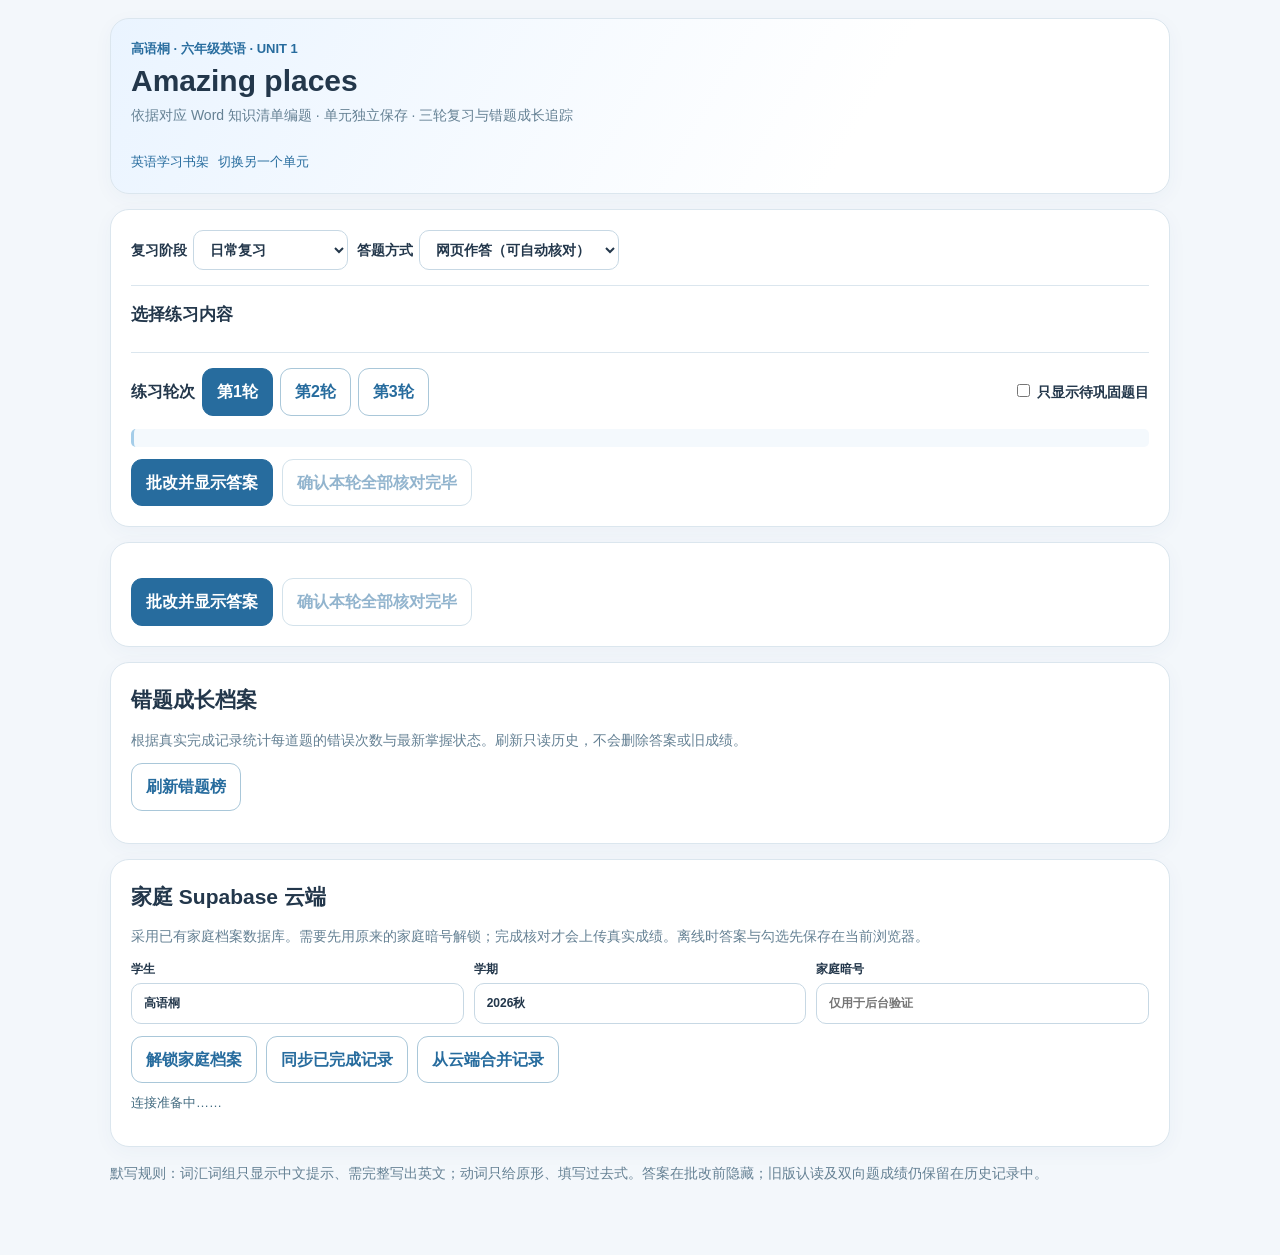
<file: english/unit1-amazing-places.html>
<!doctype html>
<html lang="zh-CN">
<head><meta charset="utf-8"><meta name="viewport" content="width=device-width,initial-scale=1">
<title>高语桐六年级英语｜Amazing places</title>
<style>
:root{--ink:#23374b;--muted:#658194;--brand:#276c9e;--bg:#f3f7fb;--line:#dbe6ee;--ok:#087b59;--bad:#b24b3e}
*{box-sizing:border-box}body{margin:0;background:var(--bg);color:var(--ink);font-family:-apple-system,BlinkMacSystemFont,"PingFang SC","Microsoft YaHei",Arial,sans-serif;line-height:1.6}
main{max-width:1090px;margin:auto;padding:18px 15px 70px}h1{font-size:30px;margin:3px 0 4px;line-height:1.2}h2{font-size:21px;margin:0 0 12px}h3{font-size:17px;margin:0 0 9px}p{margin:5px 0 12px}.muted,.sub{color:var(--muted)}.sub{font-size:14px}
.hero,.panel{border:1px solid var(--line);border-radius:19px;background:white;padding:20px;margin-bottom:15px;box-shadow:0 5px 20px #2b588b0a}.hero{background:linear-gradient(120deg,#eaf4ff,#fff 70%)}.eyebrow{font-weight:800;color:var(--brand);font-size:13px;text-transform:uppercase}
.chips,.actions,.controls,.nav,.rounds{display:flex;align-items:center;gap:9px;flex-wrap:wrap}.chips{margin-top:11px}.chip{border:1px solid #cee0ed;border-radius:9px;background:#f6fbff;padding:5px 9px;font-size:13px;color:#326281}.nav{margin-top:14px}.nav a{color:var(--brand);font-size:13px;text-decoration:none}
label{font-size:14px;font-weight:650}select,input[type=text],input[type=password],textarea{border:1px solid #c7d8e4;border-radius:10px;padding:10px 12px;background:white;color:var(--ink);font:inherit;max-width:100%}input[type=text],textarea{width:100%}select{min-width:155px}
button{font:inherit;font-weight:720;border-radius:11px;cursor:pointer;padding:10px 14px;background:white;color:var(--brand);border:1px solid #a9c7d9}button:hover:not(:disabled){background:#eaf5fc}button.primary{background:var(--brand);border-color:var(--brand);color:white}button.primary:hover:not(:disabled){background:#195681}button:disabled{cursor:not-allowed;opacity:.5}.modeTabs,.rounds{display:flex;flex-wrap:wrap;gap:7px}.modeTab.active,.roundTab.active{background:var(--brand);border-color:var(--brand);color:white}
.controls>label{display:flex;gap:6px;align-items:center;flex-wrap:wrap}.divider{height:1px;background:var(--line);margin:15px 0}
.hint{font-size:13px;color:#47687d;padding:9px 12px;background:#f4f9fd;border-left:3px solid #a4cde9;border-radius:5px}
.qgrid{display:grid;grid-template-columns:repeat(auto-fit,minmax(min(100%,405px),1fr));gap:11px}.qcard{border:1px solid #d9e5ef;border-radius:16px;padding:15px;background:#fff;min-width:0}.qtop{display:flex;align-items:center;justify-content:space-between;gap:8px}.qid{font-size:12px;color:var(--brand);font-weight:800}.tag{font-size:11px;color:#47718c;background:#eff7fc;border-radius:6px;padding:2px 7px}.prompt{font-size:17px;font-weight:720;margin:12px 0;white-space:pre-wrap;overflow-wrap:anywhere}.textAnswer{margin-bottom:7px}
.options{display:grid;grid-template-columns:1fr;gap:7px}.options label{font-weight:500;display:flex;gap:8px;align-items:center;border:1px solid #dae7f0;background:#f9fcff;border-radius:9px;padding:8px 10px}.options input{width:17px;height:17px}.marks{display:flex;align-items:center;flex-wrap:wrap;gap:7px;margin-top:10px}.marks label{font-size:12px;display:flex;gap:3px;align-items:center;background:#f5f9fc;padding:5px 7px;border-radius:8px}.marks input{width:16px;height:16px}.feedback{background:#f5faf7;padding:9px 11px;border:1px solid #cde6d9;border-radius:10px;font-size:13px;margin-top:8px;white-space:pre-wrap;overflow-wrap:anywhere}.feedback strong{color:var(--ok)}.feedback.bad{background:#fff8f6;border-color:#e9c8c1}.feedback.bad strong{color:var(--bad)}.stat{font-size:14px;font-weight:800;color:#345e7a}
.guide{display:block;margin:13px 0;color:#587b8d}.paperConfirm{border:1px solid #d8e7d6;background:#f5fbf2;padding:12px;border-radius:12px}.paperConfirm label{display:flex;gap:8px;align-items:center}
.cloud-grid{display:grid;grid-template-columns:repeat(auto-fit,minmax(145px,1fr));gap:10px}.cloud-grid label{font-size:12px;display:grid;gap:4px}.cloud-grid input,.cloud-grid select{min-width:0;width:100%}
.notice{margin-top:10px;font-size:13px;color:#436b80}.success{color:var(--ok)}.warn{color:#975c21}.error{color:var(--bad)}.wrongRow{padding:10px 0;border-bottom:1px solid #e3eaf1}.pill{display:inline-block;border:1px solid #c6d8e5;border-radius:8px;padding:1px 6px;color:#517590;font-size:12px}.hidden{display:none!important}
@media(max-width:600px){main{padding:10px 9px 50px}.hero,.panel{padding:14px;border-radius:14px}h1{font-size:24px}.qgrid{grid-template-columns:1fr}button{padding:9px 11px}.controls>label{width:100%}}
</style>
</head><body><main>
<header class="hero"><div class="eyebrow">高语桐 · 六年级英语 · Unit 1</div><h1>Amazing places</h1>
<p class="sub">依据对应 Word 知识清单编题 · 单元独立保存 · 三轮复习与错题成长追踪</p><div class="chips" id="counts"></div>
<nav class="nav"><a href="https://timothygao.github.io/gaoyutong-grade6-science/english/">英语学习书架</a><a href="https://timothygao.github.io/gaoyutong-grade6-science/english/unit2-getting-together.html">切换另一个单元</a></nav></header>
<section class="panel">
 <div class="controls">
 <label>复习阶段<select id="stage"><option>预习</option><option selected>日常复习</option><option>期末复习</option></select></label>
 <label>答题方式<select id="method"><option value="typing">网页作答（可自动核对）</option><option value="paper">纸上手写（自行核对）</option></select></label>
 </div><div class="divider"></div>
 <h3>选择练习内容</h3><div class="modeTabs" id="modeTabs"></div>
 <div class="divider"></div>
 <div class="rounds"><strong>练习轮次</strong><button class="roundTab active" data-round="1">第1轮</button><button class="roundTab" data-round="2">第2轮</button><button class="roundTab" data-round="3">第3轮</button>
 <label style="margin-left:auto"><input type="checkbox" id="pendingOnly"> 只显示待巩固题目</label></div>
 <div id="guide" class="hint" style="margin-top:13px"></div>
 <div class="actions" style="margin-top:12px"><button class="primary" id="gradeBtn">批改并显示答案</button><button id="finishBtn" disabled>确认本轮全部核对完毕</button><span class="stat" id="progress"></span></div>
 <div id="paperBox" class="paperConfirm hidden" style="margin:12px 0"><label><input id="paperWritten" type="checkbox"> 我已在纸上独立写完本轮全部题目，准备核对答案</label></div>
 </section>
 <section class="panel"><div id="questionGrid" class="qgrid"></div><p id="empty" class="hint hidden"></p><div class="actions" style="margin-top:15px"><button id="gradeBottom" class="primary">批改并显示答案</button><button id="finishBottom" disabled>确认本轮全部核对完毕</button></div></section>
 <section class="panel"><h2>错题成长档案</h2><p class="sub">根据真实完成记录统计每道题的错误次数与最新掌握状态。刷新只读历史，不会删除答案或旧成绩。</p><button id="refreshWrong">刷新错题榜</button><div id="wrongBoard" style="margin-top:12px"></div></section>
 <section class="panel"><h2>家庭 Supabase 云端</h2><p class="sub">采用已有家庭档案数据库。需要先用原来的家庭暗号解锁；完成核对才会上传真实成绩。离线时答案与勾选先保存在当前浏览器。</p>
 <div class="cloud-grid"><label>学生<input id="childName" type="text" value="高语桐"></label><label>学期<input id="semester" type="text" value="2026秋"></label><label>家庭暗号<input id="secret" type="password" placeholder="仅用于后台验证"></label></div>
 <div class="actions" style="margin-top:12px"><button id="unlockBtn">解锁家庭档案</button><button id="syncBtn">同步已完成记录</button><button id="restoreBtn">从云端合并记录</button></div>
 <p id="cloudStatus" class="notice">连接准备中……</p><p id="cloudInfo" class="notice"></p></section>
 <footer class="sub">默写规则：词汇词组只显示中文提示、需完整写出英文；动词只给原形、填写过去式。答案在批改前隐藏；旧版认读及双向题成绩仍保留在历史记录中。</footer>
 </main>
<script>const DATA={"slug":"unit1-amazing-places","unit":1,"title":"Amazing places","chapter":"Unit 1 · Amazing places","source":"Unit1 Amazing places 知识清单.docx","verbs":[{"id":"unit1-amazing-places-verb-1","base":"walk","past":"walked","chinese":"走，走路"},{"id":"unit1-amazing-places-verb-2","base":"visit","past":"visited","chinese":"参观，拜访"},{"id":"unit1-amazing-places-verb-3","base":"go","past":"went","chinese":"去"},{"id":"unit1-amazing-places-verb-4","base":"climb","past":"climbed","chinese":"爬，攀爬"},{"id":"unit1-amazing-places-verb-5","base":"travel","past":"travelled","chinese":"旅行"},{"id":"unit1-amazing-places-verb-6","base":"eat","past":"ate","chinese":"吃"},{"id":"unit1-amazing-places-verb-7","base":"watch","past":"watched","chinese":"观看"},{"id":"unit1-amazing-places-verb-8","base":"see","past":"saw","chinese":"看，看见"},{"id":"unit1-amazing-places-verb-9","base":"take","past":"took","chinese":"做","note":"按原知识清单‘take--took 做’录入，词组中的 took nice photos 另作认读。"},{"id":"unit1-amazing-places-verb-10","base":"is/am","past":"was","chinese":"是"},{"id":"unit1-amazing-places-verb-11","base":"are","past":"were","chinese":"是"}],"reading":[{"id":"unit1-amazing-places-reading-1","english":"airport","chinese":"机场"},{"id":"unit1-amazing-places-reading-2","english":"bamboo","chinese":"竹子"},{"id":"unit1-amazing-places-reading-3","english":"village","chinese":"村庄"},{"id":"unit1-amazing-places-reading-4","english":"view","chinese":"景色"},{"id":"unit1-amazing-places-reading-5","english":"restaurant","chinese":"餐馆"},{"id":"unit1-amazing-places-reading-6","english":"clay","chinese":"黏土，陶土"},{"id":"unit1-amazing-places-reading-7","english":"thousand","chinese":"千"},{"id":"unit1-amazing-places-reading-8","english":"dry","chinese":"干的"},{"id":"unit1-amazing-places-reading-9","english":"kilometer","chinese":"千米"},{"id":"unit1-amazing-places-reading-10","english":"inspiring","chinese":"鼓舞人心的"},{"id":"unit1-amazing-places-reading-11","english":"send","chinese":"邮寄，发送"},{"id":"unit1-amazing-places-reading-12","english":"pumpkin","chinese":"南瓜"},{"id":"unit1-amazing-places-reading-13","english":"The Red Army","chinese":"红军"},{"id":"unit1-amazing-places-reading-14","english":"meet a friend","chinese":"见一位朋友"},{"id":"unit1-amazing-places-reading-15","english":"answer a call","chinese":"接电话"},{"id":"unit1-amazing-places-reading-16","english":"on the internet","chinese":"在网上"},{"id":"unit1-amazing-places-reading-17","english":"walked around","chinese":"四处走"},{"id":"unit1-amazing-places-reading-18","english":"watched a show","chinese":"看节目"},{"id":"unit1-amazing-places-reading-19","english":"played Chinese chess","chinese":"下中国象棋"},{"id":"unit1-amazing-places-reading-20","english":"watched the sunrise","chinese":"看日出"},{"id":"unit1-amazing-places-reading-21","english":"a special trip","chinese":"一次特别的旅行"},{"id":"unit1-amazing-places-reading-22","english":"took a trip to...","chinese":"去某地旅行"},{"id":"unit1-amazing-places-reading-23","english":"saw many beautiful wall paintings","chinese":"看到许多漂亮的壁画"},{"id":"unit1-amazing-places-reading-24","english":"took nice photos","chinese":"拍好看的照片"},{"id":"unit1-amazing-places-reading-25","english":"told great stories","chinese":"讲很棒的故事"},{"id":"unit1-amazing-places-reading-26","english":"learnt a lot","chinese":"学到很多"},{"id":"unit1-amazing-places-reading-27","english":"tried delicious pumpkin soup","chinese":"尝试美味的南瓜汤"}],"sentences":[{"id":"unit1-amazing-places-sentence-1","chinese":"你周末过得怎么样？","english":"How was your weekend?"},{"id":"unit1-amazing-places-sentence-2","chinese":"非常棒！我去爬长城了。","english":"It was great! I climbed the Great Wall."},{"id":"unit1-amazing-places-sentence-3","chinese":"你做什么了，利奥？","english":"What did you do, Leo?"},{"id":"unit1-amazing-places-sentence-4","chinese":"我上个星期六去参观“姜饼屋”了。","english":"I visited the \"Gingerbread House\" last Saturday."},{"id":"unit1-amazing-places-sentence-5","chinese":"你暑假去哪儿了，斌斌？","english":"Where did you go over the summer holidays, Binbin?"},{"id":"unit1-amazing-places-sentence-6","chinese":"我和家人去西安了。","english":"I went to Xi'an with my family."},{"id":"unit1-amazing-places-sentence-7","chinese":"你们在那儿做了些什么？","english":"What did you do there?"},{"id":"unit1-amazing-places-sentence-8","chinese":"我们去看兵马俑了。","english":"We went to see the Terracotta Warriors."},{"id":"unit1-amazing-places-sentence-9","chinese":"你们还做什么了？","english":"What else did you do?"}],"grammar":[{"id":"unit1-amazing-places-grammar-1","prompt":"询问过去情况：___ was your weekend?","answer":"How","explain":"课本句型 How was/were + 主语?","type":"清单句型与语法"},{"id":"unit1-amazing-places-grammar-2","prompt":"上周末怎么样？It ___ great!","answer":"was","explain":"过去状态使用 was/were。","type":"清单句型与语法"},{"id":"unit1-amazing-places-grammar-3","prompt":"问过去做了什么：What ___ you do, Leo?","answer":"did","explain":"特殊疑问词 + did + 主语 + 动词原形。","type":"清单句型与语法"},{"id":"unit1-amazing-places-grammar-4","prompt":"Did you ___ the Great Wall last weekend?","answer":"climb","explain":"did 后面要用动词原形。","type":"清单句型与语法"},{"id":"unit1-amazing-places-grammar-5","prompt":"I ___ the Great Wall last weekend. (climb)","answer":"climbed","explain":"描述过去动作，用动词过去式。","type":"清单句型与语法"},{"id":"unit1-amazing-places-grammar-6","prompt":"Where ___ you go over the summer holidays?","answer":"did","explain":"询问过去地点用 Where did ... go?","type":"清单句型与语法"},{"id":"unit1-amazing-places-grammar-7","prompt":"I ___ to Xi'an with my family. (go)","answer":"went","explain":"go 的过去式是 went。","type":"清单句型与语法"},{"id":"unit1-amazing-places-grammar-8","prompt":"We ___ to see the Terracotta Warriors. (go)","answer":"went","explain":"过去去参观兵马俑，用 went。","type":"清单句型与语法"},{"id":"unit1-amazing-places-grammar-9","prompt":"We ___ many beautiful wall paintings. (see)","answer":"saw","explain":"see 的过去式 saw。","type":"清单句型与语法"},{"id":"unit1-amazing-places-grammar-10","prompt":"She ___ nice photos on her trip. (take)","answer":"took","explain":"take 的过去式 took。","type":"清单句型与语法"},{"id":"unit1-amazing-places-grammar-11","prompt":"They ___ around the village yesterday. (walk)","answer":"walked","explain":"规则动词一般加 -ed。","type":"清单句型与语法"},{"id":"unit1-amazing-places-grammar-12","prompt":"We ___ an old restaurant last Saturday. (visit)","answer":"visited","explain":"visit 的过去式 visited。","type":"清单句型与语法"},{"id":"unit1-amazing-places-grammar-13","prompt":"He ___ at the airport yesterday. (is)","answer":"was","explain":"is/am 对应过去式 was。","type":"语法拓展"},{"id":"unit1-amazing-places-grammar-14","prompt":"They ___ happy yesterday. (are)","answer":"were","explain":"are 对应过去式 were。","type":"语法拓展"},{"id":"unit1-amazing-places-grammar-15","prompt":"Please write the past tense of 'stop': ___","answer":"stopped","explain":"重读闭音节末尾单辅音的规则示例 stop → stopped（清单原例）。","type":"语法拓展"}],"grammarSummary":["过去情况：How + was / were + 主语？回答用 was/were + 形容词。","问过去动作：What + did + 主语 + 动词原形？回答用过去式。","问过去地点：Where + did + 主语 + 动词原形？","动词过去式一般加 -ed；不发音 e 结尾加 -d；辅音+y 改 i+ed；重读闭音节单辅音需双写再加 -ed，例如 stop→stopped。","知识清单使用英式拼法 travel→travelled；本卷按清单批改。"]};</script>
<script type="module">
import {createClient} from "https://esm.sh/@supabase/supabase-js@2.119.0?bundle";
const supabase=createClient("https://iqlnwzxmtjjgzisufljd.supabase.co","sb_publishable_jnY3xbWPgPFBd6naW35bXQ_tzZcNOTE",{auth:{persistSession:true,autoRefreshToken:true}});
const QUIZ_ID="gaoyutong-grade6-english-"+DATA.slug+"-2026-v1",STORE="gao-english-"+DATA.slug+"-2026-v1",CHILD="高语桐";
const $=id=>document.getElementById(id),MODES=[["past-only","动词过去式默写"],["dictation","词汇词组默写（中译英）"],["sentences","重点句子默写"],["grammar","语法与情境填空"]],LEGACY_MODES=["verbs","reading"];
let state=readState(),viewAnswers=false,cloudUnlocked=false,cloudUser=null,cloudBusy=false,mode="past-only",round=1,stage="日常复习",method="typing",pendingOnly=false,questions=[];
function defaultState(){return {sessions:{},history:[]}}
function readState(){try{const o=JSON.parse(localStorage.getItem(STORE)||"null");return o&&o.sessions&&Array.isArray(o.history)?o:defaultState()}catch(e){return defaultState()}}
function save(){try{localStorage.setItem(STORE,JSON.stringify(state))}catch(e){$("cloudInfo").textContent="浏览器暂时无法本机保存，请检查无痕模式及存储权限。"}}
function newId(){return crypto.randomUUID?crypto.randomUUID():"xxxxxxxx-xxxx-4xxx-yxxx-xxxxxxxxxxxx".replace(/[xy]/g,c=>{const n=Math.random()*16|0;return(c==="x"?n:n&3|8).toString(16)})}
function safe(v){return String(v==null?"":v).replace(/[&<>"']/g,c=>({"&":"&amp;","<":"&lt;",">":"&gt;",'"':"&quot;","'":"&#39;"}[c]))}
function normalized(v){return String(v||"").toLowerCase().replace(/[\u2018\u2019]/g,"'").replace(/[.,!?;:‘’“”"'，。！？：；]/g,"").replace(/\s+/g,"").trim()}
function correct(q,value){return normalized(value)===normalized(q.answer)}
function sessionId(){return [stage,mode,round,method].join("|")}
function getSession(){const id=sessionId();if(!state.sessions[id])state.sessions[id]={answers:{},marks:{},graded:false,completed:false,written:false};return state.sessions[id]}
function buildQuestions(which){
 if(which==="past-only")return DATA.verbs.map(v=>({
  id:v.id+"-past",category:"动词过去式默写",type:"text",
  prompt:v.base+" → ______（过去式）　"+v.chinese,
  answer:v.past,explain:"原形："+v.base+"；过去式："+v.past
 }));
 if(which==="dictation")return DATA.reading.map(v=>({
  id:v.id+"-dictation",category:v.english.trim().includes(" ")?"词组默写（中译英）":"单词默写（中译英）",
  type:"text",prompt:v.chinese,answer:v.english,
  explain:"知识清单：中文“"+v.chinese+"”对应 "+v.english
 }));
 if(which==="sentences")return DATA.sentences.map(v=>({id:v.id,category:"句子整句默写",type:"text",prompt:v.chinese,answer:v.english,explain:"按清单默写完整英文句子。"}));
 return DATA.grammar.map(v=>({id:v.id,category:v.type||"语法应用",type:"text",prompt:v.prompt,answer:v.answer,explain:v.explain}));
}
function previousMastered(id){for(let r=1;r<round;r++){for(const kind of ["typing","paper"]){const o=state.sessions[[stage,mode,r,kind].join("|")];if(o&&o.completed&&o.marks&&o.marks[id]===true)return true}}return false}
function eligible(){return questions.filter(q=>!previousMastered(q.id))}
function shown(){const rec=getSession();return eligible().filter(q=>!pendingOnly||!rec.marks[q.id])}
function roundStatus(q,rec){return [1,2,3].map(r=>{
 const checked=r===round?!!rec.marks?.[q.id]:["typing","paper"].some(m=>!!state.sessions[[stage,mode,r,m].join("|")]?.marks?.[q.id]),active=r===round&&!rec.completed&&rec.graded;
 return '<label title="第'+r+'轮自行核对写对时打勾"><input class="mark" type="checkbox" data-id="'+safe(q.id)+'" data-mark-round="'+r+'" '+(checked?'checked ':'')+(active?'':'disabled')+'>第'+r+'次</label>'
 }).join("")}
function card(q,i,rec){
 const written=rec.answers[q.id]||"",show=rec.graded&&viewAnswers;
 let content='';
 if(method==="typing"){
  if(q.type==="choice")content='<div class="options">'+q.options.map((o,k)=>'<label><input type="radio" name="'+safe(q.id)+'" data-q="'+safe(q.id)+'" value="'+safe(o)+'" '+(written===o?'checked':'')+(rec.graded?' disabled':'')+'> '+String.fromCharCode(65+k)+'. '+safe(o)+'</label>').join("")+'</div>';
  else content='<input class="textAnswer" type="text" data-q="'+safe(q.id)+'" placeholder="请输入答案，支持键盘或手写输入法" value="'+safe(written)+'" '+(rec.graded?'disabled':'')+'>';
 }else content='<p class="sub">请在纸上写出答案；完成整轮书写后才能核对。</p>';
 const auto=rec.auto?.[q.id],feedback=show?'<div class="feedback '+(auto===false?'bad':'')+'">参考答案：<strong>'+safe(q.answer)+'</strong>'+(q.explain?'<div>'+safe(q.explain)+'</div>':'')+'</div>':'';
 return '<article class="qcard" id="card-'+safe(q.id)+'"><div class="qtop"><span class="qid">'+String(i+1).padStart(2,"0")+' · '+safe(q.category)+'</span><span class="tag">'+(rec.completed?'已完成':rec.graded?'核对中':'待作答')+'</span></div><div class="prompt">'+safe(q.prompt)+'</div>'+content+feedback+'<div class="marks">'+roundStatus(q,rec)+'</div></article>';
}
function updateProgress(){const rec=getSession(),all=eligible(),todo=shown(),typed=all.filter(q=>String(rec.answers[q.id]||"").trim()).length;
 $("progress").textContent='当前轮需做 '+all.length+' 题｜已填写 '+typed+' 题｜显示 '+todo.length+' 题';
 const ready=method==="paper"?rec.written:all.length>0&&typed===all.length;
 $("gradeBtn").disabled=$("gradeBottom").disabled=!rec.graded&&!ready;
 $("gradeBtn").textContent=$("gradeBottom").textContent=rec.graded?(viewAnswers?"已显示参考答案":"查看本轮已批改答案"):"批改并显示答案";
 $("finishBtn").disabled=$("finishBottom").disabled=!rec.graded||rec.completed;
}
function render(){
 questions=buildQuestions(mode);
 const rec=getSession();viewAnswers=false;
 $("modeTabs").innerHTML=MODES.map(([key,label])=>'<button class="modeTab '+(mode===key?'active':'')+'" data-mode="'+key+'">'+label+'</button>').join("");
 document.querySelectorAll(".roundTab").forEach(b=>b.classList.toggle("active",Number(b.dataset.round)===round));
 $("stage").value=stage;$("method").value=method;$("pendingOnly").checked=pendingOnly;
 $("paperBox").classList.toggle("hidden",method!=="paper");$("paperWritten").checked=!!rec.written;
 const set=shown();
 $("questionGrid").innerHTML=set.map((q,i)=>card(q,i,rec)).join("");
 $("empty").classList.toggle("hidden",set.length>0);
 if(!set.length)$("empty").textContent=eligible().length?"本轮待巩固题已经全部勾选掌握。关闭筛选可查看整轮题目。":"前一轮的题目已全部掌握，当前轮没有需要再做的题。";
 $("guide").textContent=rec.completed?"本轮已保存完成记录；答案本次仍隐藏，错题榜可以刷新。":rec.graded?"本轮已批改。核对答案后，勾选真正答对的题，再确认整轮核对完毕。":round===1?"先独立作答；全部完成后才能显示参考答案。":"本轮只复习前一轮尚未掌握的题。先独立完成，正确答案在批改前隐藏。";
 updateProgress();
}
function refreshVisibleAnswers(){const rec=getSession();const set=shown();$("questionGrid").innerHTML=set.map((q,i)=>card(q,i,rec)).join("");$("empty").classList.toggle("hidden",set.length>0);updateProgress()}
function grade(){
 const rec=getSession(),all=eligible();if(!all.length)return;
 if(rec.completed){viewAnswers=true;refreshVisibleAnswers();$("guide").textContent="仅查看已保存的历史参考答案，不会重新批改或覆盖旧成绩。";return}
 if(rec.graded){viewAnswers=true;refreshVisibleAnswers();return}
 if(method==="paper"&&!rec.written){$("guide").textContent="请先勾选「我已在纸上独立写完本轮全部题目」。";return}
 if(method==="typing"&&all.some(q=>!String(rec.answers[q.id]||"").trim())){$("guide").textContent="请先填完当前轮所有题目，再批改。";return}
 rec.graded=true;rec.auto={};for(const q of all){
  rec.auto[q.id]=method==="typing"?correct(q,rec.answers[q.id]):null;
  if(method==="typing")rec.marks[q.id]=rec.auto[q.id];
 }
 viewAnswers=true;save();refreshVisibleAnswers();$("guide").textContent=method==="paper"?"参考答案已显示，请逐题核对纸上的答案，并勾选写对的题。":"已经自动批改，三次勾选记录中的本轮正确题已预先勾选；可以根据实际书写情况核对更正。";
}
function finish(){
 const rec=getSession(),all=eligible();if(!rec.graded||rec.completed||!all.length)return;
 if(!confirm("确认所有题目已核对？未勾选的题将计为待巩固，本轮成绩保存后不覆盖。"))return;
 rec.completed=true;rec.finishedAt=new Date().toISOString();
 const items=all.map(q=>({id:q.id,prompt:q.prompt,expected:q.answer,answer:rec.answers[q.id]||"",correct:!!rec.marks[q.id],category:q.category}));
 const snapshot={id:newId(),quizId:QUIZ_ID,child:($("childName").value.trim()||CHILD),semester:$("semester").value.trim()||"2026秋",stage,mode,round,method,completedAt:rec.finishedAt,items,synced:false};
 state.history.push(snapshot);save();viewAnswers=false;render();renderWrong();
 $("cloudInfo").textContent="本轮已保存到当前浏览器。云端解锁后将自动同步；尚未解锁时不会生成云端成绩。";
 if(cloudUnlocked)syncCloud();
}
function renderWrong(){
 const rows=[...state.history].sort((a,b)=>a.completedAt.localeCompare(b.completedAt));
 const stats=new Map();for(const h of rows)for(const item of h.items||[]){
  if(!stats.has(item.id))stats.set(item.id,{id:item.id,title:item.prompt,bad:0,total:0,latest:false,stages:new Set(),rounds:new Set()});
  const x=stats.get(item.id);x.total++;if(!item.correct)x.bad++;x.latest=!!item.correct;x.stages.add(h.stage);x.rounds.add(h.round)
 }
 const rank=[...stats.values()].filter(x=>x.bad>0).sort((a,b)=>Number(a.latest)-Number(b.latest)||b.bad-a.bad);
 const head='<p>已完成 '+state.history.length+' 轮／批次 · 历史错题 '+rank.length+' 项 · 最近已做对 '+rank.filter(x=>x.latest).length+' 项</p>';
 $("wrongBoard").innerHTML=head+(rank.length?rank.slice(0,120).map(x=>'<div class="wrongRow"><strong>'+safe(x.title)+'</strong><div class="sub">错 '+x.bad+'/'+x.total+' 次 · 涉及 '+[...x.stages].join('、')+' · '+(x.latest?'<span class="success">最近已掌握</span>':'<span class="warn">仍需巩固</span>')+'</div></div>').join(""):'<p class="sub">暂无错题记录。完成练习并核对之后会自动统计。</p>');
}
const INFO={};function status(t,css){$("cloudStatus").textContent=t;$("cloudStatus").className="notice "+(css||"")}
async function ensureAuth(){const a=await supabase.auth.getSession();if(a.error)throw a.error;if(!a.data.session){const b=await supabase.auth.signInAnonymously();if(b.error)throw b.error}const u=await supabase.auth.getUser();if(u.error||!u.data.user)throw u.error||new Error("匿名用户身份未建立");cloudUser=u.data.user;return cloudUser}
async function checkAccess(){await ensureAuth();const r=await supabase.from("family_access").select("user_id").eq("user_id",cloudUser.id).maybeSingle();if(r.error)throw r.error;cloudUnlocked=!!r.data;status(cloudUnlocked?"家庭档案已解锁，可上传真实成绩":"云端已连接，家庭档案尚未解锁",cloudUnlocked?"success":"warn");if(cloudUnlocked)syncCloud()}
async function unlock(){
 if(cloudBusy)return;const passphrase=$("secret").value.trim();
 if(!passphrase){status("请输入家庭暗号。暗号不保存在网页或本机。","warn");return}
 cloudBusy=true;let success=false;try{await ensureAuth();const r=await supabase.functions.invoke("unlock-family",{body:{passphrase}});if(r.error)throw r.error;if(!r.data||r.data.ok!==true)throw Error(r.data?.error||"家庭暗号不正确");$("secret").value="";cloudUnlocked=true;success=true;status("家庭档案解锁成功","success")}catch(e){status("解锁失败："+(e.message||String(e)),"error")}finally{cloudBusy=false}if(success)await syncCloud();
}
async function syncCloud(){
 if(cloudBusy||!cloudUnlocked)return;
 cloudBusy=true;let count=0;
 try{
  const u=await ensureAuth();
  for(const snap of state.history.filter(x=>!x.synced)){
   const attempt={
    id:snap.id,created_by:u.id,child_name:snap.child,quiz_id:QUIZ_ID,semester:snap.semester,
    phase:snap.stage+"|"+snap.mode+"|"+snap.method,round_no:snap.round,total_questions:snap.items.length,
    correct_questions:snap.items.filter(x=>x.correct).length,
    score:snap.items.length?Number((snap.items.filter(x=>x.correct).length/snap.items.length*100).toFixed(2)):0,
    completed_at:snap.completedAt
   };
   const exists=await supabase.from("quiz_attempts_secure").select("id").eq("id",snap.id).maybeSingle();if(exists.error)throw exists.error;
   if(!exists.data){const ins=await supabase.from("quiz_attempts_secure").insert(attempt);if(ins.error)throw ins.error}
   const check=await supabase.from("quiz_item_results_secure").select("correct_char").eq("attempt_id",snap.id);if(check.error)throw check.error;
   const known=new Set((check.data||[]).map(x=>x.correct_char));
   const rows=snap.items.filter(x=>!known.has(x.id)).map(x=>({
    attempt_id:snap.id,created_by:u.id,child_name:snap.child,semester:snap.semester,
    correct_char:x.id,expected_word:x.expected,question_type:x.category,
    given_answer:JSON.stringify({input:x.answer,mode:snap.mode,method:snap.method,stage:snap.stage}),
    is_correct:x.correct,answered_at:snap.completedAt
   }));
   if(rows.length){const ins=await supabase.from("quiz_item_results_secure").insert(rows);if(ins.error)throw ins.error}
   snap.synced=true;save();count++;
  }
  status("云端已连接，历史记录已同步","success");
  $("cloudInfo").textContent="同步完成：新上传 "+count+" 轮，数据库只接收孩子真实完成的成绩。";
 }catch(e){status("同步失败："+(e.message||String(e))+"；本机记录仍保留","error")}
 finally{cloudBusy=false}
}
async function restoreCloud(){
 if(cloudBusy||!cloudUnlocked){status("请先解锁家庭档案","warn");return}
 cloudBusy=true;
 try{
  const query=await supabase.from("quiz_attempts_secure").select("id,child_name,quiz_id,semester,phase,round_no,completed_at").eq("quiz_id",QUIZ_ID).eq("child_name",($("childName").value.trim()||CHILD)).eq("semester",$("semester").value.trim()).order("completed_at",{ascending:false}).limit(300);
  if(query.error)throw query.error;
  const incoming=query.data||[];if(!incoming.length){status("当前孩子本学期这个单元还没有云端记录","warn");return}
  const existing=new Set(state.history.map(x=>x.id));
  const added=incoming.filter(x=>!existing.has(x.id));let got=0;
  for(let k=0;k<added.length;k+=60){
   const group=added.slice(k,k+60),ids=group.map(x=>x.id);
   const res=await supabase.from("quiz_item_results_secure").select("attempt_id,correct_char,expected_word,question_type,given_answer,is_correct").in("attempt_id",ids).limit(3000);
   if(res.error)throw res.error;
   for(const attempt of group){
    const [st,md,meth]=(attempt.phase||"").split("|"),questionsById=new Map((MODES.some(t=>t[0]===md)?buildQuestions(md):[]).map(q=>[q.id,q])),items=(res.data||[]).filter(x=>x.attempt_id===attempt.id).map(x=>{
     let got="";try{got=JSON.parse(x.given_answer||"{}").input||""}catch(e){}
     return{id:x.correct_char,prompt:questionsById.get(x.correct_char)?.prompt||x.correct_char,expected:x.expected_word||"",answer:got,correct:!!x.is_correct,category:x.question_type}
    });
    if((!MODES.some(x=>x[0]===md)&&!LEGACY_MODES.includes(md))||!["typing","paper"].includes(meth))continue;
    const snap={id:attempt.id,quizId:QUIZ_ID,child:attempt.child_name,semester:attempt.semester,stage:st,mode:md,method:meth,round:Number(attempt.round_no),completedAt:attempt.completed_at,items,synced:true};
    state.history.push(snap);got++;
    const key=[st,md,snap.round,meth].join("|");
    if(!state.sessions[key]||(!state.sessions[key].completed&&!Object.keys(state.sessions[key].answers||{}).length)){
     state.sessions[key]={answers:Object.fromEntries(items.map(x=>[x.id,x.answer])),marks:Object.fromEntries(items.map(x=>[x.id,x.correct])),graded:true,completed:true,written:meth==="paper"};
    }
   }
  }
  save();render();renderWrong();status("云端记录已合并 "+got+" 轮；旧本机答案未被覆盖","success");
 }catch(e){status("恢复失败："+(e.message||String(e)),"error")}finally{cloudBusy=false}
}
function init(){
 const counts=buildQuestions("past-only").length+"道过去式默写 · "+DATA.reading.length+"条中译英词汇词组默写 · "+DATA.sentences.length+"句默写 · "+DATA.grammar.length+"道语法应用";
 $("counts").innerHTML='<span class="chip">'+counts+'</span><span class="chip">三次核对／每题独立记录</span><span class="chip">只做待巩固</span>';
 $("modeTabs").addEventListener("click",e=>{const b=e.target.closest("[data-mode]");if(!b)return;mode=b.dataset.mode;round=1;render()});
 document.querySelector(".rounds").addEventListener("click",e=>{const b=e.target.closest("[data-round]");if(!b)return;const next=Number(b.dataset.round);if(next>1&&!["typing","paper"].some(m=>state.sessions[[stage,mode,next-1,m].join("|")]?.completed)){$("guide").textContent="请先完成上一轮核对，再进入下一轮。";return}round=next;render()});
 $("stage").addEventListener("change",e=>{stage=e.target.value;round=1;render()});
 $("method").addEventListener("change",e=>{method=e.target.value;render()});
 $("pendingOnly").addEventListener("change",e=>{pendingOnly=!!e.target.checked;render()});
 $("questionGrid").addEventListener("input",e=>{
  if(!e.target.matches("[data-q]"))return;const rec=getSession();if(rec.graded||rec.completed)return;
  rec.answers[e.target.dataset.q]=e.target.value;save();updateProgress();
 });
 $("questionGrid").addEventListener("change",e=>{
  if(e.target.matches("[data-q]")){const rec=getSession();if(!rec.graded){rec.answers[e.target.dataset.q]=e.target.value;save();updateProgress()}}
  if(e.target.matches(".mark")){const rec=getSession();if(!rec.graded||rec.completed||Number(e.target.dataset.markRound)!==round)return;rec.marks[e.target.dataset.id]=!!e.target.checked;save();if(pendingOnly)refreshVisibleAnswers();else updateProgress()}
 });
 $("paperWritten").addEventListener("change",e=>{const rec=getSession();if(!rec.graded&&!rec.completed){rec.written=e.target.checked;save();updateProgress()}});
 for(const id of ["gradeBtn","gradeBottom"])$(id).addEventListener("click",grade);
 for(const id of ["finishBtn","finishBottom"])$(id).addEventListener("click",finish);
 $("refreshWrong").addEventListener("click",renderWrong);
 $("unlockBtn").addEventListener("click",unlock);
 $("syncBtn").addEventListener("click",()=>{if(!cloudUnlocked)status("请先用家庭暗号解锁","warn");else syncCloud()});
 $("restoreBtn").addEventListener("click",restoreCloud);
 render();renderWrong();checkAccess().catch(e=>status("云端连接尚未建立，可先在本机练习："+(e.message||String(e)),"warn"));
}
init();
</script></body></html>
</file>
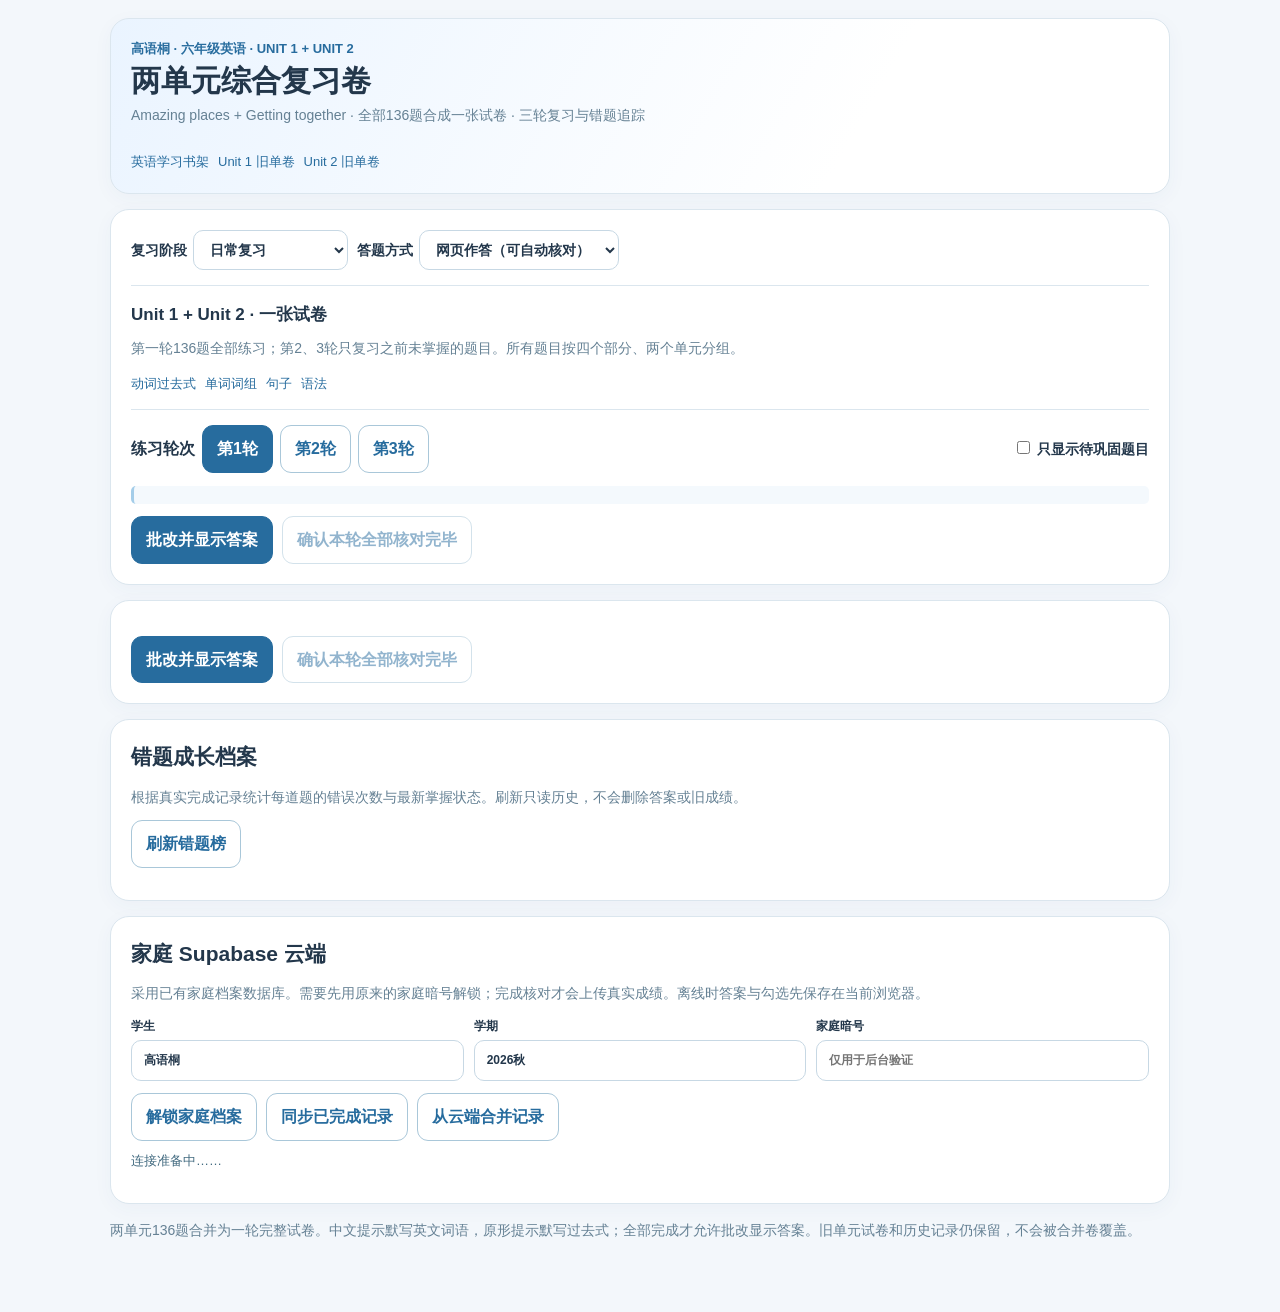
<file: english/unit1-unit2-combined.html>
<!doctype html>
<html lang="zh-CN">
<head><meta charset="utf-8"><meta name="viewport" content="width=device-width,initial-scale=1">
<title>高语桐六年级英语｜Unit 1 + Unit 2 综合复习</title>
<style>
:root{--ink:#23374b;--muted:#658194;--brand:#276c9e;--bg:#f3f7fb;--line:#dbe6ee;--ok:#087b59;--bad:#b24b3e}
*{box-sizing:border-box}body{margin:0;background:var(--bg);color:var(--ink);font-family:-apple-system,BlinkMacSystemFont,"PingFang SC","Microsoft YaHei",Arial,sans-serif;line-height:1.6}
main{max-width:1090px;margin:auto;padding:18px 15px 70px}h1{font-size:30px;margin:3px 0 4px;line-height:1.2}h2{font-size:21px;margin:0 0 12px}h3{font-size:17px;margin:0 0 9px}p{margin:5px 0 12px}.muted,.sub{color:var(--muted)}.sub{font-size:14px}
.hero,.panel{border:1px solid var(--line);border-radius:19px;background:white;padding:20px;margin-bottom:15px;box-shadow:0 5px 20px #2b588b0a}.hero{background:linear-gradient(120deg,#eaf4ff,#fff 70%)}.eyebrow{font-weight:800;color:var(--brand);font-size:13px;text-transform:uppercase}
.chips,.actions,.controls,.nav,.rounds{display:flex;align-items:center;gap:9px;flex-wrap:wrap}.chips{margin-top:11px}.chip{border:1px solid #cee0ed;border-radius:9px;background:#f6fbff;padding:5px 9px;font-size:13px;color:#326281}.nav{margin-top:14px}.nav a{color:var(--brand);font-size:13px;text-decoration:none}
label{font-size:14px;font-weight:650}select,input[type=text],input[type=password],textarea{border:1px solid #c7d8e4;border-radius:10px;padding:10px 12px;background:white;color:var(--ink);font:inherit;max-width:100%}input[type=text],textarea{width:100%}select{min-width:155px}
button{font:inherit;font-weight:720;border-radius:11px;cursor:pointer;padding:10px 14px;background:white;color:var(--brand);border:1px solid #a9c7d9}button:hover:not(:disabled){background:#eaf5fc}button.primary{background:var(--brand);border-color:var(--brand);color:white}button.primary:hover:not(:disabled){background:#195681}button:disabled{cursor:not-allowed;opacity:.5}.modeTabs,.rounds{display:flex;flex-wrap:wrap;gap:7px}.modeTab.active,.roundTab.active{background:var(--brand);border-color:var(--brand);color:white}
.controls>label{display:flex;gap:6px;align-items:center;flex-wrap:wrap}.divider{height:1px;background:var(--line);margin:15px 0}
.hint{font-size:13px;color:#47687d;padding:9px 12px;background:#f4f9fd;border-left:3px solid #a4cde9;border-radius:5px}
.qgrid{display:grid;grid-template-columns:repeat(auto-fit,minmax(min(100%,405px),1fr));gap:11px}.qcard{border:1px solid #d9e5ef;border-radius:16px;padding:15px;background:#fff;min-width:0}.qtop{display:flex;align-items:center;justify-content:space-between;gap:8px}.qid{font-size:12px;color:var(--brand);font-weight:800}.tag{font-size:11px;color:#47718c;background:#eff7fc;border-radius:6px;padding:2px 7px}.prompt{font-size:17px;font-weight:720;margin:12px 0;white-space:pre-wrap;overflow-wrap:anywhere}.textAnswer{margin-bottom:7px}
.options{display:grid;grid-template-columns:1fr;gap:7px}.options label{font-weight:500;display:flex;gap:8px;align-items:center;border:1px solid #dae7f0;background:#f9fcff;border-radius:9px;padding:8px 10px}.options input{width:17px;height:17px}.marks{display:flex;align-items:center;flex-wrap:wrap;gap:7px;margin-top:10px}.marks label{font-size:12px;display:flex;gap:3px;align-items:center;background:#f5f9fc;padding:5px 7px;border-radius:8px}.marks input{width:16px;height:16px}.feedback{background:#f5faf7;padding:9px 11px;border:1px solid #cde6d9;border-radius:10px;font-size:13px;margin-top:8px;white-space:pre-wrap;overflow-wrap:anywhere}.feedback strong{color:var(--ok)}.feedback.bad{background:#fff8f6;border-color:#e9c8c1}.feedback.bad strong{color:var(--bad)}.stat{font-size:14px;font-weight:800;color:#345e7a}
.guide{display:block;margin:13px 0;color:#587b8d}.paperConfirm{border:1px solid #d8e7d6;background:#f5fbf2;padding:12px;border-radius:12px}.paperConfirm label{display:flex;gap:8px;align-items:center}
.cloud-grid{display:grid;grid-template-columns:repeat(auto-fit,minmax(145px,1fr));gap:10px}.cloud-grid label{font-size:12px;display:grid;gap:4px}.cloud-grid input,.cloud-grid select{min-width:0;width:100%}
.notice{margin-top:10px;font-size:13px;color:#436b80}.success{color:var(--ok)}.warn{color:#975c21}.error{color:var(--bad)}.wrongRow{padding:10px 0;border-bottom:1px solid #e3eaf1}.pill{display:inline-block;border:1px solid #c6d8e5;border-radius:8px;padding:1px 6px;color:#517590;font-size:12px}.hidden{display:none!important}
@media(max-width:600px){main{padding:10px 9px 50px}.hero,.panel{padding:14px;border-radius:14px}h1{font-size:24px}.qgrid{grid-template-columns:1fr}button{padding:9px 11px}.controls>label{width:100%}}
.sectionHeader{grid-column:1/-1;background:#f0f7fe;border-top:2px solid #bed7ec;margin-top:17px;padding:12px 14px;border-radius:9px}.sectionHeader h2{color:#255d88;margin:0;font-size:20px}.unitHeader{grid-column:1/-1;background:#eaf3f7;padding:8px 12px;border-radius:8px;font-weight:700;color:#215573;margin-top:10px}.qcard{scroll-margin-top:20px}@media print{.sectionHeader,.unitHeader{break-after:avoid}.qcard{break-inside:avoid}}</style>
</head><body><main>
<header class="hero"><div class="eyebrow">高语桐 · 六年级英语 · Unit 1 + Unit 2</div><h1>两单元综合复习卷</h1>
<p class="sub">Amazing places + Getting together · 全部136题合成一张试卷 · 三轮复习与错题追踪</p><div class="chips" id="counts"></div>
<nav class="nav"><a href="https://timothygao.github.io/gaoyutong-grade6-science/english/">英语学习书架</a><a href="unit1-amazing-places.html">Unit 1 旧单卷</a><a href="unit2-getting-together.html">Unit 2 旧单卷</a></nav></header>
<section class="panel">
 <div class="controls">
 <label>复习阶段<select id="stage"><option>预习</option><option selected>日常复习</option><option>期末复习</option></select></label>
 <label>答题方式<select id="method"><option value="typing">网页作答（可自动核对）</option><option value="paper">纸上手写（自行核对）</option></select></label>
 </div><div class="divider"></div>
 <h3>Unit 1 + Unit 2 · 一张试卷</h3><p class="sub">第一轮136题全部练习；第2、3轮只复习之前未掌握的题目。所有题目按四个部分、两个单元分组。</p><div class="modeTabs hidden" id="modeTabs"></div><nav class="nav"><a href="#section-past-only">动词过去式</a><a href="#section-dictation">单词词组</a><a href="#section-sentences">句子</a><a href="#section-grammar">语法</a></nav>
 <div class="divider"></div>
 <div class="rounds"><strong>练习轮次</strong><button class="roundTab active" data-round="1">第1轮</button><button class="roundTab" data-round="2">第2轮</button><button class="roundTab" data-round="3">第3轮</button>
 <label style="margin-left:auto"><input type="checkbox" id="pendingOnly"> 只显示待巩固题目</label></div>
 <div id="guide" class="hint" style="margin-top:13px"></div>
 <div class="actions" style="margin-top:12px"><button class="primary" id="gradeBtn">批改并显示答案</button><button id="finishBtn" disabled>确认本轮全部核对完毕</button><span class="stat" id="progress"></span></div>
 <div id="paperBox" class="paperConfirm hidden" style="margin:12px 0"><label><input id="paperWritten" type="checkbox"> 我已在纸上独立写完本轮全部题目，准备核对答案</label></div>
 </section>
 <section class="panel"><div id="questionGrid" class="qgrid"></div><p id="empty" class="hint hidden"></p><div class="actions" style="margin-top:15px"><button id="gradeBottom" class="primary">批改并显示答案</button><button id="finishBottom" disabled>确认本轮全部核对完毕</button></div></section>
 <section class="panel"><h2>错题成长档案</h2><p class="sub">根据真实完成记录统计每道题的错误次数与最新掌握状态。刷新只读历史，不会删除答案或旧成绩。</p><button id="refreshWrong">刷新错题榜</button><div id="wrongBoard" style="margin-top:12px"></div></section>
 <section class="panel"><h2>家庭 Supabase 云端</h2><p class="sub">采用已有家庭档案数据库。需要先用原来的家庭暗号解锁；完成核对才会上传真实成绩。离线时答案与勾选先保存在当前浏览器。</p>
 <div class="cloud-grid"><label>学生<input id="childName" type="text" value="高语桐"></label><label>学期<input id="semester" type="text" value="2026秋"></label><label>家庭暗号<input id="secret" type="password" placeholder="仅用于后台验证"></label></div>
 <div class="actions" style="margin-top:12px"><button id="unlockBtn">解锁家庭档案</button><button id="syncBtn">同步已完成记录</button><button id="restoreBtn">从云端合并记录</button></div>
 <p id="cloudStatus" class="notice">连接准备中……</p><p id="cloudInfo" class="notice"></p></section>
 <footer class="sub">两单元136题合并为一轮完整试卷。中文提示默写英文词语，原形提示默写过去式；全部完成才允许批改显示答案。旧单元试卷和历史记录仍保留，不会被合并卷覆盖。</footer>
 </main>
<script>const DATA={"slug":"unit1-unit2-combined","title":"Unit 1 + Unit 2 综合英语复习卷","sources":["Unit1 Amazing places 知识清单.docx","Unit2 Getting together知识清单.docx"],"units":[{"slug":"unit1-amazing-places","unit":1,"title":"Amazing places","chapter":"Unit 1 · Amazing places","source":"Unit1 Amazing places 知识清单.docx","verbs":[{"id":"unit1-amazing-places-verb-1","base":"walk","past":"walked","chinese":"走，走路"},{"id":"unit1-amazing-places-verb-2","base":"visit","past":"visited","chinese":"参观，拜访"},{"id":"unit1-amazing-places-verb-3","base":"go","past":"went","chinese":"去"},{"id":"unit1-amazing-places-verb-4","base":"climb","past":"climbed","chinese":"爬，攀爬"},{"id":"unit1-amazing-places-verb-5","base":"travel","past":"travelled","chinese":"旅行"},{"id":"unit1-amazing-places-verb-6","base":"eat","past":"ate","chinese":"吃"},{"id":"unit1-amazing-places-verb-7","base":"watch","past":"watched","chinese":"观看"},{"id":"unit1-amazing-places-verb-8","base":"see","past":"saw","chinese":"看，看见"},{"id":"unit1-amazing-places-verb-9","base":"take","past":"took","chinese":"做","note":"按原知识清单‘take--took 做’录入，词组中的 took nice photos 另作认读。"},{"id":"unit1-amazing-places-verb-10","base":"is/am","past":"was","chinese":"是"},{"id":"unit1-amazing-places-verb-11","base":"are","past":"were","chinese":"是"}],"reading":[{"id":"unit1-amazing-places-reading-1","english":"airport","chinese":"机场"},{"id":"unit1-amazing-places-reading-2","english":"bamboo","chinese":"竹子"},{"id":"unit1-amazing-places-reading-3","english":"village","chinese":"村庄"},{"id":"unit1-amazing-places-reading-4","english":"view","chinese":"景色"},{"id":"unit1-amazing-places-reading-5","english":"restaurant","chinese":"餐馆"},{"id":"unit1-amazing-places-reading-6","english":"clay","chinese":"黏土，陶土"},{"id":"unit1-amazing-places-reading-7","english":"thousand","chinese":"千"},{"id":"unit1-amazing-places-reading-8","english":"dry","chinese":"干的"},{"id":"unit1-amazing-places-reading-9","english":"kilometer","chinese":"千米"},{"id":"unit1-amazing-places-reading-10","english":"inspiring","chinese":"鼓舞人心的"},{"id":"unit1-amazing-places-reading-11","english":"send","chinese":"邮寄，发送"},{"id":"unit1-amazing-places-reading-12","english":"pumpkin","chinese":"南瓜"},{"id":"unit1-amazing-places-reading-13","english":"The Red Army","chinese":"红军"},{"id":"unit1-amazing-places-reading-14","english":"meet a friend","chinese":"见一位朋友"},{"id":"unit1-amazing-places-reading-15","english":"answer a call","chinese":"接电话"},{"id":"unit1-amazing-places-reading-16","english":"on the internet","chinese":"在网上"},{"id":"unit1-amazing-places-reading-17","english":"walked around","chinese":"四处走"},{"id":"unit1-amazing-places-reading-18","english":"watched a show","chinese":"看节目"},{"id":"unit1-amazing-places-reading-19","english":"played Chinese chess","chinese":"下中国象棋"},{"id":"unit1-amazing-places-reading-20","english":"watched the sunrise","chinese":"看日出"},{"id":"unit1-amazing-places-reading-21","english":"a special trip","chinese":"一次特别的旅行"},{"id":"unit1-amazing-places-reading-22","english":"took a trip to...","chinese":"去某地旅行"},{"id":"unit1-amazing-places-reading-23","english":"saw many beautiful wall paintings","chinese":"看到许多漂亮的壁画"},{"id":"unit1-amazing-places-reading-24","english":"took nice photos","chinese":"拍好看的照片"},{"id":"unit1-amazing-places-reading-25","english":"told great stories","chinese":"讲很棒的故事"},{"id":"unit1-amazing-places-reading-26","english":"learnt a lot","chinese":"学到很多"},{"id":"unit1-amazing-places-reading-27","english":"tried delicious pumpkin soup","chinese":"尝试美味的南瓜汤"}],"sentences":[{"id":"unit1-amazing-places-sentence-1","chinese":"你周末过得怎么样？","english":"How was your weekend?"},{"id":"unit1-amazing-places-sentence-2","chinese":"非常棒！我去爬长城了。","english":"It was great! I climbed the Great Wall."},{"id":"unit1-amazing-places-sentence-3","chinese":"你做什么了，利奥？","english":"What did you do, Leo?"},{"id":"unit1-amazing-places-sentence-4","chinese":"我上个星期六去参观“姜饼屋”了。","english":"I visited the \"Gingerbread House\" last Saturday."},{"id":"unit1-amazing-places-sentence-5","chinese":"你暑假去哪儿了，斌斌？","english":"Where did you go over the summer holidays, Binbin?"},{"id":"unit1-amazing-places-sentence-6","chinese":"我和家人去西安了。","english":"I went to Xi'an with my family."},{"id":"unit1-amazing-places-sentence-7","chinese":"你们在那儿做了些什么？","english":"What did you do there?"},{"id":"unit1-amazing-places-sentence-8","chinese":"我们去看兵马俑了。","english":"We went to see the Terracotta Warriors."},{"id":"unit1-amazing-places-sentence-9","chinese":"你们还做什么了？","english":"What else did you do?"}],"grammar":[{"id":"unit1-amazing-places-grammar-1","prompt":"询问过去情况：___ was your weekend?","answer":"How","explain":"课本句型 How was/were + 主语?","type":"清单句型与语法"},{"id":"unit1-amazing-places-grammar-2","prompt":"上周末怎么样？It ___ great!","answer":"was","explain":"过去状态使用 was/were。","type":"清单句型与语法"},{"id":"unit1-amazing-places-grammar-3","prompt":"问过去做了什么：What ___ you do, Leo?","answer":"did","explain":"特殊疑问词 + did + 主语 + 动词原形。","type":"清单句型与语法"},{"id":"unit1-amazing-places-grammar-4","prompt":"Did you ___ the Great Wall last weekend?","answer":"climb","explain":"did 后面要用动词原形。","type":"清单句型与语法"},{"id":"unit1-amazing-places-grammar-5","prompt":"I ___ the Great Wall last weekend. (climb)","answer":"climbed","explain":"描述过去动作，用动词过去式。","type":"清单句型与语法"},{"id":"unit1-amazing-places-grammar-6","prompt":"Where ___ you go over the summer holidays?","answer":"did","explain":"询问过去地点用 Where did ... go?","type":"清单句型与语法"},{"id":"unit1-amazing-places-grammar-7","prompt":"I ___ to Xi'an with my family. (go)","answer":"went","explain":"go 的过去式是 went。","type":"清单句型与语法"},{"id":"unit1-amazing-places-grammar-8","prompt":"We ___ to see the Terracotta Warriors. (go)","answer":"went","explain":"过去去参观兵马俑，用 went。","type":"清单句型与语法"},{"id":"unit1-amazing-places-grammar-9","prompt":"We ___ many beautiful wall paintings. (see)","answer":"saw","explain":"see 的过去式 saw。","type":"清单句型与语法"},{"id":"unit1-amazing-places-grammar-10","prompt":"She ___ nice photos on her trip. (take)","answer":"took","explain":"take 的过去式 took。","type":"清单句型与语法"},{"id":"unit1-amazing-places-grammar-11","prompt":"They ___ around the village yesterday. (walk)","answer":"walked","explain":"规则动词一般加 -ed。","type":"清单句型与语法"},{"id":"unit1-amazing-places-grammar-12","prompt":"We ___ an old restaurant last Saturday. (visit)","answer":"visited","explain":"visit 的过去式 visited。","type":"清单句型与语法"},{"id":"unit1-amazing-places-grammar-13","prompt":"He ___ at the airport yesterday. (is)","answer":"was","explain":"is/am 对应过去式 was。","type":"语法拓展"},{"id":"unit1-amazing-places-grammar-14","prompt":"They ___ happy yesterday. (are)","answer":"were","explain":"are 对应过去式 were。","type":"语法拓展"},{"id":"unit1-amazing-places-grammar-15","prompt":"Please write the past tense of 'stop': ___","answer":"stopped","explain":"重读闭音节末尾单辅音的规则示例 stop → stopped（清单原例）。","type":"语法拓展"}],"grammarSummary":["过去情况：How + was / were + 主语？回答用 was/were + 形容词。","问过去动作：What + did + 主语 + 动词原形？回答用过去式。","问过去地点：Where + did + 主语 + 动词原形？","动词过去式一般加 -ed；不发音 e 结尾加 -d；辅音+y 改 i+ed；重读闭音节单辅音需双写再加 -ed，例如 stop→stopped。","知识清单使用英式拼法 travel→travelled；本卷按清单批改。"]},{"slug":"unit2-getting-together","unit":2,"title":"Getting together","chapter":"Unit 2 · Getting together","source":"Unit2 Getting together知识清单.docx","verbs":[{"id":"unit2-getting-together-verb-1","base":"clean","past":"cleaned","chinese":"打扫"},{"id":"unit2-getting-together-verb-2","base":"paste","past":"pasted","chinese":"粘贴"},{"id":"unit2-getting-together-verb-3","base":"wear","past":"wore","chinese":"穿"},{"id":"unit2-getting-together-verb-4","base":"wait","past":"waited","chinese":"等，等待"},{"id":"unit2-getting-together-verb-5","base":"make","past":"made","chinese":"制作"},{"id":"unit2-getting-together-verb-6","base":"read","past":"read","chinese":"读"},{"id":"unit2-getting-together-verb-7","base":"dress in","past":"dressed in","chinese":"穿……颜色的衣服"},{"id":"unit2-getting-together-verb-8","base":"sing","past":"sang","chinese":"唱"},{"id":"unit2-getting-together-verb-9","base":"count down","past":"counted down","chinese":"倒计时"},{"id":"unit2-getting-together-verb-10","base":"win","past":"won","chinese":"获胜"}],"reading":[{"id":"unit2-getting-together-reading-1","english":"gala","chinese":"演出，庆典"},{"id":"unit2-getting-together-reading-2","english":"marathon","chinese":"马拉松"},{"id":"unit2-getting-together-reading-3","english":"as","chinese":"作为"},{"id":"unit2-getting-together-reading-4","english":"race","chinese":"赛跑，速度竞赛"},{"id":"unit2-getting-together-reading-5","english":"cheer","chinese":"欢呼，加油"},{"id":"unit2-getting-together-reading-6","english":"book fair","chinese":"书市"},{"id":"unit2-getting-together-reading-7","english":"writer","chinese":"作者"},{"id":"unit2-getting-together-reading-8","english":"yesterday","chinese":"昨天"},{"id":"unit2-getting-together-reading-9","english":"notice","chinese":"通知"},{"id":"unit2-getting-together-reading-10","english":"wake","chinese":"醒来"},{"id":"unit2-getting-together-reading-11","english":"later","chinese":"后来"},{"id":"unit2-getting-together-reading-12","english":"judge","chinese":"裁判"},{"id":"unit2-getting-together-reading-13","english":"begin (began)","chinese":"开始（过去式 began）"},{"id":"unit2-getting-together-reading-14","english":"winner","chinese":"获胜者"},{"id":"unit2-getting-together-reading-15","english":"ever","chinese":"比以往任何时候"},{"id":"unit2-getting-together-reading-16","english":"exciting","chinese":"令人激动的"},{"id":"unit2-getting-together-reading-17","english":"community","chinese":"社区"},{"id":"unit2-getting-together-reading-18","english":"talked about","chinese":"谈论"},{"id":"unit2-getting-together-reading-19","english":"work as a volunteer","chinese":"当志愿者"},{"id":"unit2-getting-together-reading-20","english":"cheer for","chinese":"为……加油"},{"id":"unit2-getting-together-reading-21","english":"paste fu","chinese":"贴福"},{"id":"unit2-getting-together-reading-22","english":"make cards","chinese":"制作卡片"},{"id":"unit2-getting-together-reading-23","english":"dressed in red","chinese":"穿上红色的衣服"},{"id":"unit2-getting-together-reading-24","english":"waited for","chinese":"等待"},{"id":"unit2-getting-together-reading-25","english":"the Spring Festival Gala","chinese":"春节晚会"},{"id":"unit2-getting-together-reading-26","english":"watched the race","chinese":"观看比赛"},{"id":"unit2-getting-together-reading-27","english":"an online book fair","chinese":"一个在线书市"},{"id":"unit2-getting-together-reading-28","english":"shared ideas","chinese":"分享想法"},{"id":"unit2-getting-together-reading-29","english":"read books to sb.","chinese":"给某人读书"},{"id":"unit2-getting-together-reading-30","english":"counted down","chinese":"倒计时"},{"id":"unit2-getting-together-reading-31","english":"told sb. stories about sth.","chinese":"给某人讲关于某事的故事"},{"id":"unit2-getting-together-reading-32","english":"from different places","chinese":"来自不同的地方"},{"id":"unit2-getting-together-reading-33","english":"art festival","chinese":"艺术节"},{"id":"unit2-getting-together-reading-34","english":"wore beautiful clothes","chinese":"穿漂亮的衣服"},{"id":"unit2-getting-together-reading-35","english":"on Earth Day","chinese":"在地球日"},{"id":"unit2-getting-together-reading-36","english":"did fun activities","chinese":"做有趣的活动"},{"id":"unit2-getting-together-reading-37","english":"put up a tent","chinese":"搭建帐篷"}],"sentences":[{"id":"unit2-getting-together-sentence-1","chinese":"斌斌，你中秋假期过得怎么样？","english":"How was your Mid-Autumn Festival holiday, Binbin?"},{"id":"unit2-getting-together-sentence-2","chinese":"非常棒！","english":"It was great!"},{"id":"unit2-getting-together-sentence-3","chinese":"你们去旅行了吗？","english":"Did you take a trip?"},{"id":"unit2-getting-together-sentence-4","chinese":"不，我们没有。","english":"No, we didn't."},{"id":"unit2-getting-together-sentence-5","chinese":"你们吃月饼了吗？","english":"Did you eat mooncakes?"},{"id":"unit2-getting-together-sentence-6","chinese":"是的，我们吃了。","english":"Yes, we did."},{"id":"unit2-getting-together-sentence-7","chinese":"我和妈妈上周日去看了一场马拉松比赛。","english":"My mother and I went to a marathon on Sunday."},{"id":"unit2-getting-together-sentence-8","chinese":"你喜欢它哪一点？","english":"What did you like about it?"},{"id":"unit2-getting-together-sentence-9","chinese":"我喜欢看参赛者跑步。","english":"I liked watching the runners."},{"id":"unit2-getting-together-sentence-10","chinese":"你上周末做什么了？","english":"What did you do last weekend?"}],"grammar":[{"id":"unit2-getting-together-grammar-1","prompt":"问过去是否旅行：___ you take a trip?","answer":"Did","explain":"一般过去时一般疑问句 Did + 主语 + 动词原形？","type":"清单句型与语法"},{"id":"unit2-getting-together-grammar-2","prompt":"No, we ___.","answer":"didn't","explain":"否定简答用 didn't。","type":"清单句型与语法"},{"id":"unit2-getting-together-grammar-3","prompt":"___ you eat mooncakes?","answer":"Did","explain":"询问过去是否做过某事，用 Did。","type":"清单句型与语法"},{"id":"unit2-getting-together-grammar-4","prompt":"Yes, we ___.","answer":"did","explain":"肯定简答用 did。","type":"清单句型与语法"},{"id":"unit2-getting-together-grammar-5","prompt":"Did you ___ the race? (watch)","answer":"watch","explain":"did 后的主要动词用原形。","type":"清单句型与语法"},{"id":"unit2-getting-together-grammar-6","prompt":"My mother and I ___ to a marathon on Sunday. (go)","answer":"went","explain":"go 的过去式 went。","type":"清单句型与语法"},{"id":"unit2-getting-together-grammar-7","prompt":"What ___ you like about it?","answer":"did","explain":"What did 主语 like about ... ?","type":"清单句型与语法"},{"id":"unit2-getting-together-grammar-8","prompt":"I ___ watching the runners. (like)","answer":"liked","explain":"过去的喜好用 liked；后接 -ing。","type":"清单句型与语法"},{"id":"unit2-getting-together-grammar-9","prompt":"I liked ___ the runners. (watch)","answer":"watching","explain":"liked + 动词 -ing。","type":"清单句型与语法"},{"id":"unit2-getting-together-grammar-10","prompt":"We ___ in red at the festival. (dress in)","answer":"dressed","explain":"清单：dress in→dressed in。","type":"清单句型与语法"},{"id":"unit2-getting-together-grammar-11","prompt":"She ___ beautiful clothes yesterday. (wear)","answer":"wore","explain":"wear 的过去式 wore。","type":"清单句型与语法"},{"id":"unit2-getting-together-grammar-12","prompt":"They ___ songs at the art festival. (sing)","answer":"sang","explain":"sing 的过去式 sang。","type":"清单句型与语法"},{"id":"unit2-getting-together-grammar-13","prompt":"We ___ cards for our friends. (make)","answer":"made","explain":"make 的过去式 made。","type":"清单句型与语法"},{"id":"unit2-getting-together-grammar-14","prompt":"They ___ down at midnight. (count down)","answer":"counted","explain":"count down→counted down。","type":"清单句型与语法"},{"id":"unit2-getting-together-grammar-15","prompt":"He ___ books to the children yesterday. (read)","answer":"read","explain":"read 的原形和过去式拼写相同，读音不同（后半句为补充解释）。","type":"语法拓展"},{"id":"unit2-getting-together-grammar-16","prompt":"We ___ for the marathon runners. (cheer)","answer":"cheered","explain":"依据 cheer 一词与过去时规则拓展练习。","type":"语法拓展"},{"id":"unit2-getting-together-grammar-17","prompt":"Did they ___ a tent on Earth Day? (put up)","answer":"put up","explain":"did 后用动词原形；清单含 put up a tent。","type":"语法拓展"}],"grammarSummary":["一般过去时疑问：Did + 主语 + 动词原形？肯定回答 Yes, 主语 + did；否定回答 No, 主语 + didn't。","描述过去经历：主语 + 过去式（+其他）。","询问喜欢活动的哪方面：What did + 主语 + like about ... ? 回答 liked + 动词-ing。","clean→cleaned、paste→pasted 等规则形式，与 wear→wore、make→made、sing→sang、win→won 等不规则形式都须掌握。","清单的原词包括 read→read（拼写不变）、dress in→dressed in 和 count down→counted down。"]}]};</script>
<script type="module">
import {createClient} from "https://esm.sh/@supabase/supabase-js@2.119.0?bundle";
const supabase=createClient("https://iqlnwzxmtjjgzisufljd.supabase.co","sb_publishable_jnY3xbWPgPFBd6naW35bXQ_tzZcNOTE",{auth:{persistSession:true,autoRefreshToken:true}});
const QUIZ_ID="gaoyutong-grade6-english-unit1-unit2-combined-2026-v1",STORE="gao-english-unit1-unit2-combined-2026-v1",CHILD="高语桐";
const $=id=>document.getElementById(id),MODES=[["all","Unit 1 + Unit 2 整张试卷"]],SECTIONS=[["past-only","第一部分 · 动词过去式（21题）"],["dictation","第二部分 · 中译英单词与词组（64题）"],["sentences","第三部分 · 重点句子（19题）"],["grammar","第四部分 · 语法与情境（32题）"]],LEGACY_MODES=[];
let state=readState(),viewAnswers=false,cloudUnlocked=false,cloudUser=null,cloudBusy=false,mode="all",round=1,stage="日常复习",method="typing",pendingOnly=false,questions=[];
function defaultState(){return {sessions:{},history:[]}}
function readState(){try{const o=JSON.parse(localStorage.getItem(STORE)||"null");return o&&o.sessions&&Array.isArray(o.history)?o:defaultState()}catch(e){return defaultState()}}
function save(){try{localStorage.setItem(STORE,JSON.stringify(state))}catch(e){$("cloudInfo").textContent="浏览器暂时无法本机保存，请检查无痕模式及存储权限。"}}
function newId(){return crypto.randomUUID?crypto.randomUUID():"xxxxxxxx-xxxx-4xxx-yxxx-xxxxxxxxxxxx".replace(/[xy]/g,c=>{const n=Math.random()*16|0;return(c==="x"?n:n&3|8).toString(16)})}
function safe(v){return String(v==null?"":v).replace(/[&<>"']/g,c=>({"&":"&amp;","<":"&lt;",">":"&gt;",'"':"&quot;","'":"&#39;"}[c]))}
function normalized(v){return String(v||"").toLowerCase().replace(/[\u2018\u2019]/g,"'").replace(/[.,!?;:‘’“”"'，。！？：；]/g,"").replace(/\s+/g,"").trim()}
function correct(q,value){return normalized(value)===normalized(q.answer)}
function sessionId(){return [stage,mode,round,method].join("|")}
function getSession(){const id=sessionId();if(!state.sessions[id])state.sessions[id]={answers:{},marks:{},graded:false,completed:false,written:false};return state.sessions[id]}
function buildQuestions(which){
 const list=[];
 for(const [section,label] of SECTIONS){
  for(const unit of DATA.units){
   const entries=section==="past-only"?unit.verbs.map(v=>({id:v.id+"-past",category:"动词过去式默写",type:"text",prompt:v.base+" → ______（过去式）　"+v.chinese,answer:v.past,explain:"原形："+v.base+"；过去式："+v.past})):
   section==="dictation"?unit.reading.map(v=>({id:v.id+"-dictation",category:v.english.trim().includes(" ")?"词组默写（中译英）":"单词默写（中译英）",type:"text",prompt:v.chinese,answer:v.english,explain:"中文“"+v.chinese+"”对应 "+v.english})):
   section==="sentences"?unit.sentences.map(v=>({id:v.id,category:"重点句子默写",type:"text",prompt:v.chinese,answer:v.english,explain:"按知识清单默写完整英文句子。"})):
   unit.grammar.map(v=>({id:v.id,category:v.type||"语法与情境",type:"text",prompt:v.prompt,answer:v.answer,explain:v.explain}));
   entries.forEach(q=>list.push({...q,section,sectionLabel:label,unit:unit.unit,unitLabel:"Unit "+unit.unit+" · "+unit.title}));
  }
 }
 return which==="all"?list:list.filter(q=>q.section===which);
}
function renderQuestionCards(set,rec){
 let previousSection="",previousUnit="";
 return set.map((q,i)=>{
  let html="";
  if(q.section!==previousSection){previousSection=q.section;previousUnit="";
   html+='<div class="sectionHeader" id="section-'+safe(q.section)+'"><h2>'+safe(q.sectionLabel)+'</h2></div>';
  }
  if(q.unitLabel!==previousUnit){previousUnit=q.unitLabel;
   html+='<div class="unitHeader">'+safe(q.unitLabel)+'</div>';
  }
  return html+card(q,i,rec);
 }).join("");
}
function previousMastered(id){for(let r=1;r<round;r++){for(const kind of ["typing","paper"]){const o=state.sessions[[stage,mode,r,kind].join("|")];if(o&&o.completed&&o.marks&&o.marks[id]===true)return true}}return false}
function eligible(){return questions.filter(q=>!previousMastered(q.id))}
function shown(){const rec=getSession();return eligible().filter(q=>!pendingOnly||!rec.marks[q.id])}
function roundStatus(q,rec){return [1,2,3].map(r=>{
 const checked=r===round?!!rec.marks?.[q.id]:["typing","paper"].some(m=>!!state.sessions[[stage,mode,r,m].join("|")]?.marks?.[q.id]),active=r===round&&!rec.completed&&rec.graded;
 return '<label title="第'+r+'轮自行核对写对时打勾"><input class="mark" type="checkbox" data-id="'+safe(q.id)+'" data-mark-round="'+r+'" '+(checked?'checked ':'')+(active?'':'disabled')+'>第'+r+'次</label>'
 }).join("")}
function card(q,i,rec){
 const written=rec.answers[q.id]||"",show=rec.graded&&viewAnswers;
 let content='';
 if(method==="typing"){
  if(q.type==="choice")content='<div class="options">'+q.options.map((o,k)=>'<label><input type="radio" name="'+safe(q.id)+'" data-q="'+safe(q.id)+'" value="'+safe(o)+'" '+(written===o?'checked':'')+(rec.graded?' disabled':'')+'> '+String.fromCharCode(65+k)+'. '+safe(o)+'</label>').join("")+'</div>';
  else content='<input class="textAnswer" type="text" data-q="'+safe(q.id)+'" placeholder="请输入答案，支持键盘或手写输入法" value="'+safe(written)+'" '+(rec.graded?'disabled':'')+'>';
 }else content='<p class="sub">请在纸上写出答案；完成整轮书写后才能核对。</p>';
 const auto=rec.auto?.[q.id],feedback=show?'<div class="feedback '+(auto===false?'bad':'')+'">参考答案：<strong>'+safe(q.answer)+'</strong>'+(q.explain?'<div>'+safe(q.explain)+'</div>':'')+'</div>':'';
 return '<article class="qcard" id="card-'+safe(q.id)+'"><div class="qtop"><span class="qid">'+String(i+1).padStart(2,"0")+' · '+safe(q.category)+'</span><span class="tag">'+(rec.completed?'已完成':rec.graded?'核对中':'待作答')+'</span></div><div class="prompt">'+safe(q.prompt)+'</div>'+content+feedback+'<div class="marks">'+roundStatus(q,rec)+'</div></article>';
}
function updateProgress(){const rec=getSession(),all=eligible(),todo=shown(),typed=all.filter(q=>String(rec.answers[q.id]||"").trim()).length;
 $("progress").textContent='当前轮需做 '+all.length+' 题｜已填写 '+typed+' 题｜显示 '+todo.length+' 题';
 const ready=method==="paper"?rec.written:all.length>0&&typed===all.length;
 $("gradeBtn").disabled=$("gradeBottom").disabled=!rec.graded&&!ready;
 $("gradeBtn").textContent=$("gradeBottom").textContent=rec.graded?(viewAnswers?"已显示参考答案":"查看本轮已批改答案"):"批改并显示答案";
 $("finishBtn").disabled=$("finishBottom").disabled=!rec.graded||rec.completed;
}
function render(){
 questions=buildQuestions(mode);
 const rec=getSession();viewAnswers=!!rec.graded;
 $("modeTabs").innerHTML=MODES.map(([key,label])=>'<button class="modeTab '+(mode===key?'active':'')+'" data-mode="'+key+'">'+label+'</button>').join("");
 document.querySelectorAll(".roundTab").forEach(b=>b.classList.toggle("active",Number(b.dataset.round)===round));
 $("stage").value=stage;$("method").value=method;$("pendingOnly").checked=pendingOnly;
 $("paperBox").classList.toggle("hidden",method!=="paper");$("paperWritten").checked=!!rec.written;
 const set=shown();
 $("questionGrid").innerHTML=renderQuestionCards(set,rec);
 $("empty").classList.toggle("hidden",set.length>0);
 if(!set.length)$("empty").textContent=eligible().length?"本轮待巩固题已经全部勾选掌握。关闭筛选可查看整轮题目。":"前一轮的题目已全部掌握，当前轮没有需要再做的题。";
 $("guide").textContent=rec.completed?"本轮核对已完成；正确答案与勾选仍可再次查看。":rec.graded?"本轮已批改。核对答案后，勾选真正答对的题，再确认整轮核对完毕。":round===1?"先独立作答；全部完成后才能显示参考答案。":"本轮只复习前一轮尚未掌握的题。先独立完成，正确答案在批改前隐藏。";
 updateProgress();
}
function refreshVisibleAnswers(){const rec=getSession();const set=shown();$("questionGrid").innerHTML=renderQuestionCards(set,rec);$("empty").classList.toggle("hidden",set.length>0);updateProgress()}
function grade(){
 const rec=getSession(),all=eligible();if(!all.length)return;
 if(rec.completed){viewAnswers=true;refreshVisibleAnswers();$("guide").textContent="仅查看已保存的历史参考答案，不会重新批改或覆盖旧成绩。";return}
 if(rec.graded){viewAnswers=true;refreshVisibleAnswers();return}
 if(method==="paper"&&!rec.written){$("guide").textContent="请先勾选「我已在纸上独立写完本轮全部题目」。";return}
 if(method==="typing"&&all.some(q=>!String(rec.answers[q.id]||"").trim())){$("guide").textContent="请先填完当前轮所有题目，再批改。";return}
 rec.graded=true;rec.auto={};for(const q of all){
  rec.auto[q.id]=method==="typing"?correct(q,rec.answers[q.id]):null;
  if(method==="typing")rec.marks[q.id]=rec.auto[q.id];
 }
 viewAnswers=true;save();refreshVisibleAnswers();$("guide").textContent=method==="paper"?"参考答案已显示，请逐题核对纸上的答案，并勾选写对的题。":"已经自动批改，三次勾选记录中的本轮正确题已预先勾选；可以根据实际书写情况核对更正。";
}
function finish(){
 const rec=getSession(),all=eligible();if(!rec.graded||rec.completed||!all.length)return;
 if(!confirm("确认所有题目已核对？未勾选的题将计为待巩固，本轮成绩保存后不覆盖。"))return;
 rec.completed=true;rec.finishedAt=new Date().toISOString();
 const items=all.map(q=>({id:q.id,prompt:q.prompt,expected:q.answer,answer:rec.answers[q.id]||"",correct:!!rec.marks[q.id],category:q.category}));
 const snapshot={id:newId(),quizId:QUIZ_ID,child:($("childName").value.trim()||CHILD),semester:$("semester").value.trim()||"2026秋",stage,mode,round,method,completedAt:rec.finishedAt,items,synced:false};
 state.history.push(snapshot);save();viewAnswers=false;render();renderWrong();
 $("cloudInfo").textContent="本轮已保存到当前浏览器。云端解锁后将自动同步；尚未解锁时不会生成云端成绩。";
 if(cloudUnlocked)syncCloud();
}
function renderWrong(){
 const rows=[...state.history].sort((a,b)=>a.completedAt.localeCompare(b.completedAt));
 const stats=new Map();for(const h of rows)for(const item of h.items||[]){
  if(!stats.has(item.id))stats.set(item.id,{id:item.id,title:item.prompt,bad:0,total:0,latest:false,stages:new Set(),rounds:new Set()});
  const x=stats.get(item.id);x.total++;if(!item.correct)x.bad++;x.latest=!!item.correct;x.stages.add(h.stage);x.rounds.add(h.round)
 }
 const rank=[...stats.values()].filter(x=>x.bad>0).sort((a,b)=>Number(a.latest)-Number(b.latest)||b.bad-a.bad);
 const head='<p>已完成 '+state.history.length+' 轮／批次 · 历史错题 '+rank.length+' 项 · 最近已做对 '+rank.filter(x=>x.latest).length+' 项</p>';
 $("wrongBoard").innerHTML=head+(rank.length?rank.slice(0,120).map(x=>'<div class="wrongRow"><strong>'+safe(x.title)+'</strong><div class="sub">错 '+x.bad+'/'+x.total+' 次 · 涉及 '+[...x.stages].join('、')+' · '+(x.latest?'<span class="success">最近已掌握</span>':'<span class="warn">仍需巩固</span>')+'</div></div>').join(""):'<p class="sub">暂无错题记录。完成练习并核对之后会自动统计。</p>');
}
const INFO={};function status(t,css){$("cloudStatus").textContent=t;$("cloudStatus").className="notice "+(css||"")}
async function ensureAuth(){const a=await supabase.auth.getSession();if(a.error)throw a.error;if(!a.data.session){const b=await supabase.auth.signInAnonymously();if(b.error)throw b.error}const u=await supabase.auth.getUser();if(u.error||!u.data.user)throw u.error||new Error("匿名用户身份未建立");cloudUser=u.data.user;return cloudUser}
async function checkAccess(){await ensureAuth();const r=await supabase.from("family_access").select("user_id").eq("user_id",cloudUser.id).maybeSingle();if(r.error)throw r.error;cloudUnlocked=!!r.data;status(cloudUnlocked?"家庭档案已解锁，可上传真实成绩":"云端已连接，家庭档案尚未解锁",cloudUnlocked?"success":"warn");if(cloudUnlocked)syncCloud()}
async function unlock(){
 if(cloudBusy)return;const passphrase=$("secret").value.trim();
 if(!passphrase){status("请输入家庭暗号。暗号不保存在网页或本机。","warn");return}
 cloudBusy=true;let success=false;try{await ensureAuth();const r=await supabase.functions.invoke("unlock-family",{body:{passphrase}});if(r.error)throw r.error;if(!r.data||r.data.ok!==true)throw Error(r.data?.error||"家庭暗号不正确");$("secret").value="";cloudUnlocked=true;success=true;status("家庭档案解锁成功","success")}catch(e){status("解锁失败："+(e.message||String(e)),"error")}finally{cloudBusy=false}if(success)await syncCloud();
}
async function syncCloud(){
 if(cloudBusy||!cloudUnlocked)return;
 cloudBusy=true;let count=0;
 try{
  const u=await ensureAuth();
  for(const snap of state.history.filter(x=>!x.synced)){
   const attempt={
    id:snap.id,created_by:u.id,child_name:snap.child,quiz_id:QUIZ_ID,semester:snap.semester,
    phase:snap.stage+"|"+snap.mode+"|"+snap.method,round_no:snap.round,total_questions:snap.items.length,
    correct_questions:snap.items.filter(x=>x.correct).length,
    score:snap.items.length?Number((snap.items.filter(x=>x.correct).length/snap.items.length*100).toFixed(2)):0,
    completed_at:snap.completedAt
   };
   const exists=await supabase.from("quiz_attempts_secure").select("id").eq("id",snap.id).maybeSingle();if(exists.error)throw exists.error;
   if(!exists.data){const ins=await supabase.from("quiz_attempts_secure").insert(attempt);if(ins.error)throw ins.error}
   const check=await supabase.from("quiz_item_results_secure").select("correct_char").eq("attempt_id",snap.id);if(check.error)throw check.error;
   const known=new Set((check.data||[]).map(x=>x.correct_char));
   const rows=snap.items.filter(x=>!known.has(x.id)).map(x=>({
    attempt_id:snap.id,created_by:u.id,child_name:snap.child,semester:snap.semester,
    correct_char:x.id,expected_word:x.expected,question_type:x.category,
    given_answer:JSON.stringify({input:x.answer,mode:snap.mode,method:snap.method,stage:snap.stage}),
    is_correct:x.correct,answered_at:snap.completedAt
   }));
   if(rows.length){const ins=await supabase.from("quiz_item_results_secure").insert(rows);if(ins.error)throw ins.error}
   snap.synced=true;save();count++;
  }
  status("云端已连接，历史记录已同步","success");
  $("cloudInfo").textContent="同步完成：新上传 "+count+" 轮，数据库只接收孩子真实完成的成绩。";
 }catch(e){status("同步失败："+(e.message||String(e))+"；本机记录仍保留","error")}
 finally{cloudBusy=false}
}
async function restoreCloud(){
 if(cloudBusy||!cloudUnlocked){status("请先解锁家庭档案","warn");return}
 cloudBusy=true;
 try{
  const query=await supabase.from("quiz_attempts_secure").select("id,child_name,quiz_id,semester,phase,round_no,completed_at").eq("quiz_id",QUIZ_ID).eq("child_name",($("childName").value.trim()||CHILD)).eq("semester",$("semester").value.trim()).order("completed_at",{ascending:false}).limit(300);
  if(query.error)throw query.error;
  const incoming=query.data||[];if(!incoming.length){status("这份综合卷当前学期尚无云端记录","warn");return}
  const existing=new Set(state.history.map(x=>x.id));
  const added=incoming.filter(x=>!existing.has(x.id));let got=0;
  for(let k=0;k<added.length;k+=5){
   const group=added.slice(k,k+5),ids=group.map(x=>x.id);
   const res=await supabase.from("quiz_item_results_secure").select("attempt_id,correct_char,expected_word,question_type,given_answer,is_correct").in("attempt_id",ids).limit(3000);
   if(res.error)throw res.error;
   for(const attempt of group){
    const [st,md,meth]=(attempt.phase||"").split("|"),questionsById=new Map((MODES.some(t=>t[0]===md)?buildQuestions(md):[]).map(q=>[q.id,q])),items=(res.data||[]).filter(x=>x.attempt_id===attempt.id).map(x=>{
     let got="";try{got=JSON.parse(x.given_answer||"{}").input||""}catch(e){}
     return{id:x.correct_char,prompt:questionsById.get(x.correct_char)?.prompt||x.correct_char,expected:x.expected_word||"",answer:got,correct:!!x.is_correct,category:x.question_type}
    });
    if((!MODES.some(x=>x[0]===md)&&!LEGACY_MODES.includes(md))||!["typing","paper"].includes(meth))continue;
    const snap={id:attempt.id,quizId:QUIZ_ID,child:attempt.child_name,semester:attempt.semester,stage:st,mode:md,method:meth,round:Number(attempt.round_no),completedAt:attempt.completed_at,items,synced:true};
    state.history.push(snap);got++;
    const key=[st,md,snap.round,meth].join("|");
    if(!state.sessions[key]||(!state.sessions[key].completed&&!Object.keys(state.sessions[key].answers||{}).length)){
     state.sessions[key]={answers:Object.fromEntries(items.map(x=>[x.id,x.answer])),marks:Object.fromEntries(items.map(x=>[x.id,x.correct])),graded:true,completed:true,written:meth==="paper"};
    }
   }
  }
  save();render();renderWrong();status("云端记录已合并 "+got+" 轮；旧本机答案未被覆盖","success");
 }catch(e){status("恢复失败："+(e.message||String(e)),"error")}finally{cloudBusy=false}
}
function init(){
 const counts="136道题：21道过去式 · 64道词汇词组 · 19句默写 · 32道语法应用";
 $("counts").innerHTML='<span class="chip">'+counts+'</span><span class="chip">三次核对／每题独立记录</span><span class="chip">只做待巩固</span>';
 $("modeTabs").addEventListener("click",e=>{const b=e.target.closest("[data-mode]");if(!b)return;mode=b.dataset.mode;round=1;render()});
 document.querySelector(".rounds").addEventListener("click",e=>{const b=e.target.closest("[data-round]");if(!b)return;const next=Number(b.dataset.round);if(next>1&&!["typing","paper"].some(m=>state.sessions[[stage,mode,next-1,m].join("|")]?.completed)){$("guide").textContent="请先完成上一轮核对，再进入下一轮。";return}round=next;render()});
 $("stage").addEventListener("change",e=>{stage=e.target.value;round=1;render()});
 $("method").addEventListener("change",e=>{method=e.target.value;render()});
 $("pendingOnly").addEventListener("change",e=>{pendingOnly=!!e.target.checked;render()});
 $("questionGrid").addEventListener("input",e=>{
  if(!e.target.matches("[data-q]"))return;const rec=getSession();if(rec.graded||rec.completed)return;
  rec.answers[e.target.dataset.q]=e.target.value;save();updateProgress();
 });
 $("questionGrid").addEventListener("change",e=>{
  if(e.target.matches("[data-q]")){const rec=getSession();if(!rec.graded){rec.answers[e.target.dataset.q]=e.target.value;save();updateProgress()}}
  if(e.target.matches(".mark")){const rec=getSession();if(!rec.graded||rec.completed||Number(e.target.dataset.markRound)!==round)return;rec.marks[e.target.dataset.id]=!!e.target.checked;save();if(pendingOnly)refreshVisibleAnswers();else updateProgress()}
 });
 $("paperWritten").addEventListener("change",e=>{const rec=getSession();if(!rec.graded&&!rec.completed){rec.written=e.target.checked;save();updateProgress()}});
 for(const id of ["gradeBtn","gradeBottom"])$(id).addEventListener("click",grade);
 for(const id of ["finishBtn","finishBottom"])$(id).addEventListener("click",finish);
 $("refreshWrong").addEventListener("click",renderWrong);
 $("unlockBtn").addEventListener("click",unlock);
 $("syncBtn").addEventListener("click",()=>{if(!cloudUnlocked)status("请先用家庭暗号解锁","warn");else syncCloud()});
 $("restoreBtn").addEventListener("click",restoreCloud);
 render();renderWrong();checkAccess().catch(e=>status("云端连接尚未建立，可先在本机练习："+(e.message||String(e)),"warn"));
}
init();
</script></body></html>
</file>
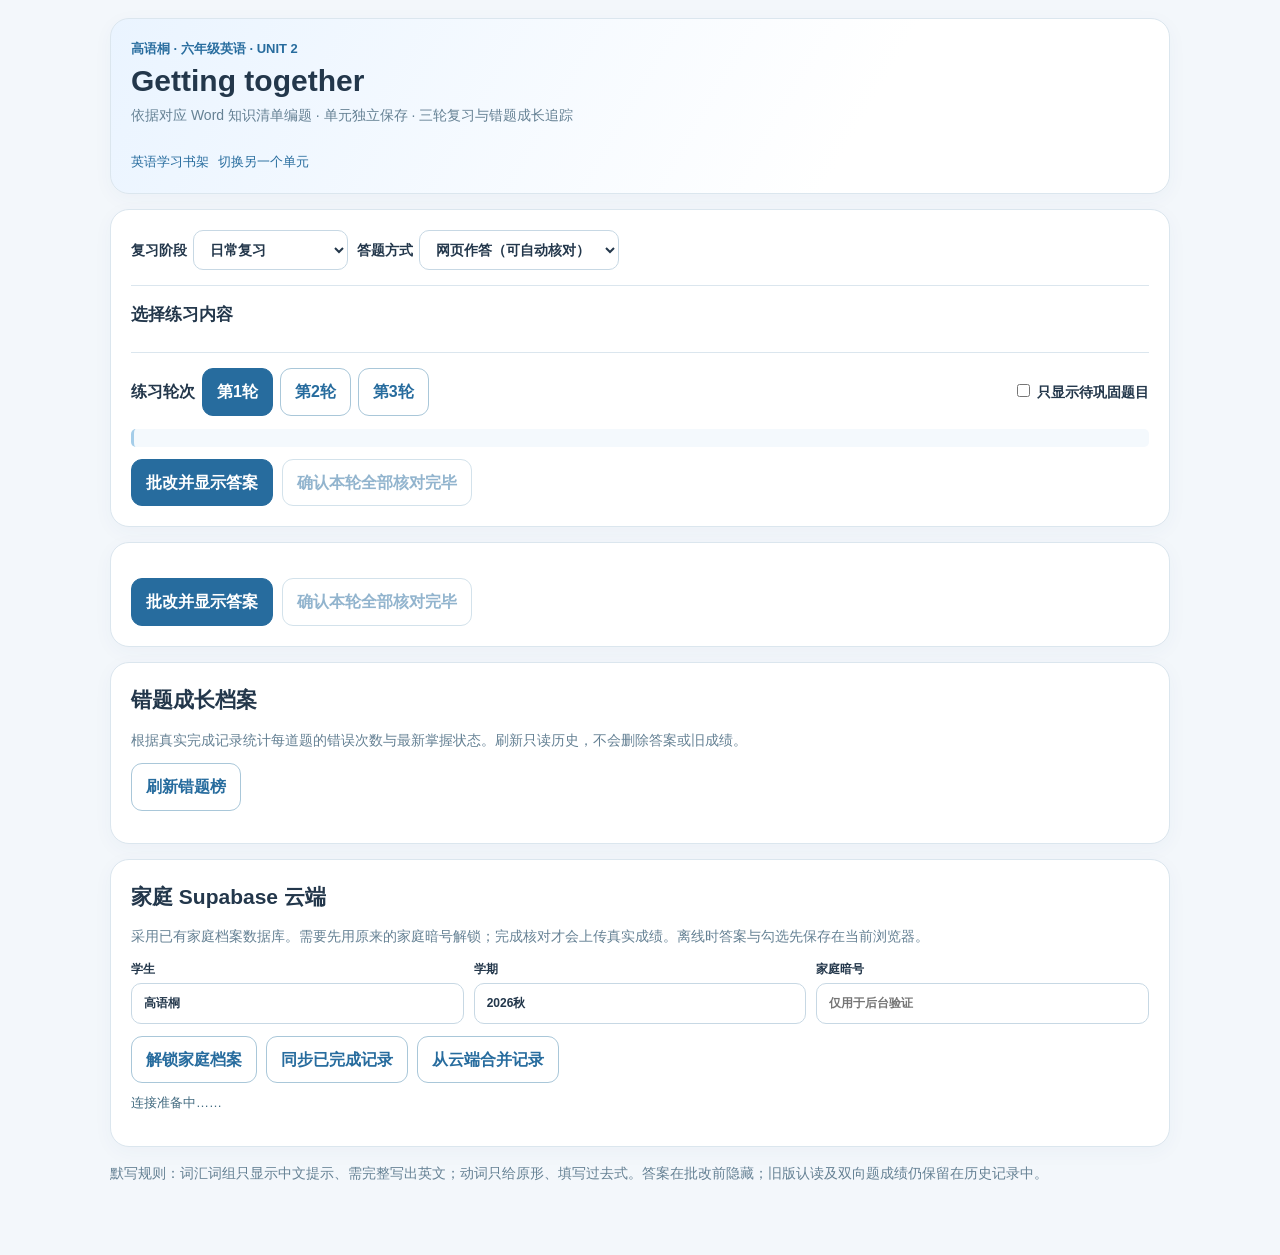
<file: english/unit2-getting-together.html>
<!doctype html>
<html lang="zh-CN">
<head><meta charset="utf-8"><meta name="viewport" content="width=device-width,initial-scale=1">
<title>高语桐六年级英语｜Getting together</title>
<style>
:root{--ink:#23374b;--muted:#658194;--brand:#276c9e;--bg:#f3f7fb;--line:#dbe6ee;--ok:#087b59;--bad:#b24b3e}
*{box-sizing:border-box}body{margin:0;background:var(--bg);color:var(--ink);font-family:-apple-system,BlinkMacSystemFont,"PingFang SC","Microsoft YaHei",Arial,sans-serif;line-height:1.6}
main{max-width:1090px;margin:auto;padding:18px 15px 70px}h1{font-size:30px;margin:3px 0 4px;line-height:1.2}h2{font-size:21px;margin:0 0 12px}h3{font-size:17px;margin:0 0 9px}p{margin:5px 0 12px}.muted,.sub{color:var(--muted)}.sub{font-size:14px}
.hero,.panel{border:1px solid var(--line);border-radius:19px;background:white;padding:20px;margin-bottom:15px;box-shadow:0 5px 20px #2b588b0a}.hero{background:linear-gradient(120deg,#eaf4ff,#fff 70%)}.eyebrow{font-weight:800;color:var(--brand);font-size:13px;text-transform:uppercase}
.chips,.actions,.controls,.nav,.rounds{display:flex;align-items:center;gap:9px;flex-wrap:wrap}.chips{margin-top:11px}.chip{border:1px solid #cee0ed;border-radius:9px;background:#f6fbff;padding:5px 9px;font-size:13px;color:#326281}.nav{margin-top:14px}.nav a{color:var(--brand);font-size:13px;text-decoration:none}
label{font-size:14px;font-weight:650}select,input[type=text],input[type=password],textarea{border:1px solid #c7d8e4;border-radius:10px;padding:10px 12px;background:white;color:var(--ink);font:inherit;max-width:100%}input[type=text],textarea{width:100%}select{min-width:155px}
button{font:inherit;font-weight:720;border-radius:11px;cursor:pointer;padding:10px 14px;background:white;color:var(--brand);border:1px solid #a9c7d9}button:hover:not(:disabled){background:#eaf5fc}button.primary{background:var(--brand);border-color:var(--brand);color:white}button.primary:hover:not(:disabled){background:#195681}button:disabled{cursor:not-allowed;opacity:.5}.modeTabs,.rounds{display:flex;flex-wrap:wrap;gap:7px}.modeTab.active,.roundTab.active{background:var(--brand);border-color:var(--brand);color:white}
.controls>label{display:flex;gap:6px;align-items:center;flex-wrap:wrap}.divider{height:1px;background:var(--line);margin:15px 0}
.hint{font-size:13px;color:#47687d;padding:9px 12px;background:#f4f9fd;border-left:3px solid #a4cde9;border-radius:5px}
.qgrid{display:grid;grid-template-columns:repeat(auto-fit,minmax(min(100%,405px),1fr));gap:11px}.qcard{border:1px solid #d9e5ef;border-radius:16px;padding:15px;background:#fff;min-width:0}.qtop{display:flex;align-items:center;justify-content:space-between;gap:8px}.qid{font-size:12px;color:var(--brand);font-weight:800}.tag{font-size:11px;color:#47718c;background:#eff7fc;border-radius:6px;padding:2px 7px}.prompt{font-size:17px;font-weight:720;margin:12px 0;white-space:pre-wrap;overflow-wrap:anywhere}.textAnswer{margin-bottom:7px}
.options{display:grid;grid-template-columns:1fr;gap:7px}.options label{font-weight:500;display:flex;gap:8px;align-items:center;border:1px solid #dae7f0;background:#f9fcff;border-radius:9px;padding:8px 10px}.options input{width:17px;height:17px}.marks{display:flex;align-items:center;flex-wrap:wrap;gap:7px;margin-top:10px}.marks label{font-size:12px;display:flex;gap:3px;align-items:center;background:#f5f9fc;padding:5px 7px;border-radius:8px}.marks input{width:16px;height:16px}.feedback{background:#f5faf7;padding:9px 11px;border:1px solid #cde6d9;border-radius:10px;font-size:13px;margin-top:8px;white-space:pre-wrap;overflow-wrap:anywhere}.feedback strong{color:var(--ok)}.feedback.bad{background:#fff8f6;border-color:#e9c8c1}.feedback.bad strong{color:var(--bad)}.stat{font-size:14px;font-weight:800;color:#345e7a}
.guide{display:block;margin:13px 0;color:#587b8d}.paperConfirm{border:1px solid #d8e7d6;background:#f5fbf2;padding:12px;border-radius:12px}.paperConfirm label{display:flex;gap:8px;align-items:center}
.cloud-grid{display:grid;grid-template-columns:repeat(auto-fit,minmax(145px,1fr));gap:10px}.cloud-grid label{font-size:12px;display:grid;gap:4px}.cloud-grid input,.cloud-grid select{min-width:0;width:100%}
.notice{margin-top:10px;font-size:13px;color:#436b80}.success{color:var(--ok)}.warn{color:#975c21}.error{color:var(--bad)}.wrongRow{padding:10px 0;border-bottom:1px solid #e3eaf1}.pill{display:inline-block;border:1px solid #c6d8e5;border-radius:8px;padding:1px 6px;color:#517590;font-size:12px}.hidden{display:none!important}
@media(max-width:600px){main{padding:10px 9px 50px}.hero,.panel{padding:14px;border-radius:14px}h1{font-size:24px}.qgrid{grid-template-columns:1fr}button{padding:9px 11px}.controls>label{width:100%}}
</style>
</head><body><main>
<header class="hero"><div class="eyebrow">高语桐 · 六年级英语 · Unit 2</div><h1>Getting together</h1>
<p class="sub">依据对应 Word 知识清单编题 · 单元独立保存 · 三轮复习与错题成长追踪</p><div class="chips" id="counts"></div>
<nav class="nav"><a href="https://timothygao.github.io/gaoyutong-grade6-science/english/">英语学习书架</a><a href="https://timothygao.github.io/gaoyutong-grade6-science/english/unit1-amazing-places.html">切换另一个单元</a></nav></header>
<section class="panel">
 <div class="controls">
 <label>复习阶段<select id="stage"><option>预习</option><option selected>日常复习</option><option>期末复习</option></select></label>
 <label>答题方式<select id="method"><option value="typing">网页作答（可自动核对）</option><option value="paper">纸上手写（自行核对）</option></select></label>
 </div><div class="divider"></div>
 <h3>选择练习内容</h3><div class="modeTabs" id="modeTabs"></div>
 <div class="divider"></div>
 <div class="rounds"><strong>练习轮次</strong><button class="roundTab active" data-round="1">第1轮</button><button class="roundTab" data-round="2">第2轮</button><button class="roundTab" data-round="3">第3轮</button>
 <label style="margin-left:auto"><input type="checkbox" id="pendingOnly"> 只显示待巩固题目</label></div>
 <div id="guide" class="hint" style="margin-top:13px"></div>
 <div class="actions" style="margin-top:12px"><button class="primary" id="gradeBtn">批改并显示答案</button><button id="finishBtn" disabled>确认本轮全部核对完毕</button><span class="stat" id="progress"></span></div>
 <div id="paperBox" class="paperConfirm hidden" style="margin:12px 0"><label><input id="paperWritten" type="checkbox"> 我已在纸上独立写完本轮全部题目，准备核对答案</label></div>
 </section>
 <section class="panel"><div id="questionGrid" class="qgrid"></div><p id="empty" class="hint hidden"></p><div class="actions" style="margin-top:15px"><button id="gradeBottom" class="primary">批改并显示答案</button><button id="finishBottom" disabled>确认本轮全部核对完毕</button></div></section>
 <section class="panel"><h2>错题成长档案</h2><p class="sub">根据真实完成记录统计每道题的错误次数与最新掌握状态。刷新只读历史，不会删除答案或旧成绩。</p><button id="refreshWrong">刷新错题榜</button><div id="wrongBoard" style="margin-top:12px"></div></section>
 <section class="panel"><h2>家庭 Supabase 云端</h2><p class="sub">采用已有家庭档案数据库。需要先用原来的家庭暗号解锁；完成核对才会上传真实成绩。离线时答案与勾选先保存在当前浏览器。</p>
 <div class="cloud-grid"><label>学生<input id="childName" type="text" value="高语桐"></label><label>学期<input id="semester" type="text" value="2026秋"></label><label>家庭暗号<input id="secret" type="password" placeholder="仅用于后台验证"></label></div>
 <div class="actions" style="margin-top:12px"><button id="unlockBtn">解锁家庭档案</button><button id="syncBtn">同步已完成记录</button><button id="restoreBtn">从云端合并记录</button></div>
 <p id="cloudStatus" class="notice">连接准备中……</p><p id="cloudInfo" class="notice"></p></section>
 <footer class="sub">默写规则：词汇词组只显示中文提示、需完整写出英文；动词只给原形、填写过去式。答案在批改前隐藏；旧版认读及双向题成绩仍保留在历史记录中。</footer>
 </main>
<script>const DATA={"slug":"unit2-getting-together","unit":2,"title":"Getting together","chapter":"Unit 2 · Getting together","source":"Unit2 Getting together知识清单.docx","verbs":[{"id":"unit2-getting-together-verb-1","base":"clean","past":"cleaned","chinese":"打扫"},{"id":"unit2-getting-together-verb-2","base":"paste","past":"pasted","chinese":"粘贴"},{"id":"unit2-getting-together-verb-3","base":"wear","past":"wore","chinese":"穿"},{"id":"unit2-getting-together-verb-4","base":"wait","past":"waited","chinese":"等，等待"},{"id":"unit2-getting-together-verb-5","base":"make","past":"made","chinese":"制作"},{"id":"unit2-getting-together-verb-6","base":"read","past":"read","chinese":"读"},{"id":"unit2-getting-together-verb-7","base":"dress in","past":"dressed in","chinese":"穿……颜色的衣服"},{"id":"unit2-getting-together-verb-8","base":"sing","past":"sang","chinese":"唱"},{"id":"unit2-getting-together-verb-9","base":"count down","past":"counted down","chinese":"倒计时"},{"id":"unit2-getting-together-verb-10","base":"win","past":"won","chinese":"获胜"}],"reading":[{"id":"unit2-getting-together-reading-1","english":"gala","chinese":"演出，庆典"},{"id":"unit2-getting-together-reading-2","english":"marathon","chinese":"马拉松"},{"id":"unit2-getting-together-reading-3","english":"as","chinese":"作为"},{"id":"unit2-getting-together-reading-4","english":"race","chinese":"赛跑，速度竞赛"},{"id":"unit2-getting-together-reading-5","english":"cheer","chinese":"欢呼，加油"},{"id":"unit2-getting-together-reading-6","english":"book fair","chinese":"书市"},{"id":"unit2-getting-together-reading-7","english":"writer","chinese":"作者"},{"id":"unit2-getting-together-reading-8","english":"yesterday","chinese":"昨天"},{"id":"unit2-getting-together-reading-9","english":"notice","chinese":"通知"},{"id":"unit2-getting-together-reading-10","english":"wake","chinese":"醒来"},{"id":"unit2-getting-together-reading-11","english":"later","chinese":"后来"},{"id":"unit2-getting-together-reading-12","english":"judge","chinese":"裁判"},{"id":"unit2-getting-together-reading-13","english":"begin (began)","chinese":"开始（过去式 began）"},{"id":"unit2-getting-together-reading-14","english":"winner","chinese":"获胜者"},{"id":"unit2-getting-together-reading-15","english":"ever","chinese":"比以往任何时候"},{"id":"unit2-getting-together-reading-16","english":"exciting","chinese":"令人激动的"},{"id":"unit2-getting-together-reading-17","english":"community","chinese":"社区"},{"id":"unit2-getting-together-reading-18","english":"talked about","chinese":"谈论"},{"id":"unit2-getting-together-reading-19","english":"work as a volunteer","chinese":"当志愿者"},{"id":"unit2-getting-together-reading-20","english":"cheer for","chinese":"为……加油"},{"id":"unit2-getting-together-reading-21","english":"paste fu","chinese":"贴福"},{"id":"unit2-getting-together-reading-22","english":"make cards","chinese":"制作卡片"},{"id":"unit2-getting-together-reading-23","english":"dressed in red","chinese":"穿上红色的衣服"},{"id":"unit2-getting-together-reading-24","english":"waited for","chinese":"等待"},{"id":"unit2-getting-together-reading-25","english":"the Spring Festival Gala","chinese":"春节晚会"},{"id":"unit2-getting-together-reading-26","english":"watched the race","chinese":"观看比赛"},{"id":"unit2-getting-together-reading-27","english":"an online book fair","chinese":"一个在线书市"},{"id":"unit2-getting-together-reading-28","english":"shared ideas","chinese":"分享想法"},{"id":"unit2-getting-together-reading-29","english":"read books to sb.","chinese":"给某人读书"},{"id":"unit2-getting-together-reading-30","english":"counted down","chinese":"倒计时"},{"id":"unit2-getting-together-reading-31","english":"told sb. stories about sth.","chinese":"给某人讲关于某事的故事"},{"id":"unit2-getting-together-reading-32","english":"from different places","chinese":"来自不同的地方"},{"id":"unit2-getting-together-reading-33","english":"art festival","chinese":"艺术节"},{"id":"unit2-getting-together-reading-34","english":"wore beautiful clothes","chinese":"穿漂亮的衣服"},{"id":"unit2-getting-together-reading-35","english":"on Earth Day","chinese":"在地球日"},{"id":"unit2-getting-together-reading-36","english":"did fun activities","chinese":"做有趣的活动"},{"id":"unit2-getting-together-reading-37","english":"put up a tent","chinese":"搭建帐篷"}],"sentences":[{"id":"unit2-getting-together-sentence-1","chinese":"斌斌，你中秋假期过得怎么样？","english":"How was your Mid-Autumn Festival holiday, Binbin?"},{"id":"unit2-getting-together-sentence-2","chinese":"非常棒！","english":"It was great!"},{"id":"unit2-getting-together-sentence-3","chinese":"你们去旅行了吗？","english":"Did you take a trip?"},{"id":"unit2-getting-together-sentence-4","chinese":"不，我们没有。","english":"No, we didn't."},{"id":"unit2-getting-together-sentence-5","chinese":"你们吃月饼了吗？","english":"Did you eat mooncakes?"},{"id":"unit2-getting-together-sentence-6","chinese":"是的，我们吃了。","english":"Yes, we did."},{"id":"unit2-getting-together-sentence-7","chinese":"我和妈妈上周日去看了一场马拉松比赛。","english":"My mother and I went to a marathon on Sunday."},{"id":"unit2-getting-together-sentence-8","chinese":"你喜欢它哪一点？","english":"What did you like about it?"},{"id":"unit2-getting-together-sentence-9","chinese":"我喜欢看参赛者跑步。","english":"I liked watching the runners."},{"id":"unit2-getting-together-sentence-10","chinese":"你上周末做什么了？","english":"What did you do last weekend?"}],"grammar":[{"id":"unit2-getting-together-grammar-1","prompt":"问过去是否旅行：___ you take a trip?","answer":"Did","explain":"一般过去时一般疑问句 Did + 主语 + 动词原形？","type":"清单句型与语法"},{"id":"unit2-getting-together-grammar-2","prompt":"No, we ___.","answer":"didn't","explain":"否定简答用 didn't。","type":"清单句型与语法"},{"id":"unit2-getting-together-grammar-3","prompt":"___ you eat mooncakes?","answer":"Did","explain":"询问过去是否做过某事，用 Did。","type":"清单句型与语法"},{"id":"unit2-getting-together-grammar-4","prompt":"Yes, we ___.","answer":"did","explain":"肯定简答用 did。","type":"清单句型与语法"},{"id":"unit2-getting-together-grammar-5","prompt":"Did you ___ the race? (watch)","answer":"watch","explain":"did 后的主要动词用原形。","type":"清单句型与语法"},{"id":"unit2-getting-together-grammar-6","prompt":"My mother and I ___ to a marathon on Sunday. (go)","answer":"went","explain":"go 的过去式 went。","type":"清单句型与语法"},{"id":"unit2-getting-together-grammar-7","prompt":"What ___ you like about it?","answer":"did","explain":"What did 主语 like about ... ?","type":"清单句型与语法"},{"id":"unit2-getting-together-grammar-8","prompt":"I ___ watching the runners. (like)","answer":"liked","explain":"过去的喜好用 liked；后接 -ing。","type":"清单句型与语法"},{"id":"unit2-getting-together-grammar-9","prompt":"I liked ___ the runners. (watch)","answer":"watching","explain":"liked + 动词 -ing。","type":"清单句型与语法"},{"id":"unit2-getting-together-grammar-10","prompt":"We ___ in red at the festival. (dress in)","answer":"dressed","explain":"清单：dress in→dressed in。","type":"清单句型与语法"},{"id":"unit2-getting-together-grammar-11","prompt":"She ___ beautiful clothes yesterday. (wear)","answer":"wore","explain":"wear 的过去式 wore。","type":"清单句型与语法"},{"id":"unit2-getting-together-grammar-12","prompt":"They ___ songs at the art festival. (sing)","answer":"sang","explain":"sing 的过去式 sang。","type":"清单句型与语法"},{"id":"unit2-getting-together-grammar-13","prompt":"We ___ cards for our friends. (make)","answer":"made","explain":"make 的过去式 made。","type":"清单句型与语法"},{"id":"unit2-getting-together-grammar-14","prompt":"They ___ down at midnight. (count down)","answer":"counted","explain":"count down→counted down。","type":"清单句型与语法"},{"id":"unit2-getting-together-grammar-15","prompt":"He ___ books to the children yesterday. (read)","answer":"read","explain":"read 的原形和过去式拼写相同，读音不同（后半句为补充解释）。","type":"语法拓展"},{"id":"unit2-getting-together-grammar-16","prompt":"We ___ for the marathon runners. (cheer)","answer":"cheered","explain":"依据 cheer 一词与过去时规则拓展练习。","type":"语法拓展"},{"id":"unit2-getting-together-grammar-17","prompt":"Did they ___ a tent on Earth Day? (put up)","answer":"put up","explain":"did 后用动词原形；清单含 put up a tent。","type":"语法拓展"}],"grammarSummary":["一般过去时疑问：Did + 主语 + 动词原形？肯定回答 Yes, 主语 + did；否定回答 No, 主语 + didn't。","描述过去经历：主语 + 过去式（+其他）。","询问喜欢活动的哪方面：What did + 主语 + like about ... ? 回答 liked + 动词-ing。","clean→cleaned、paste→pasted 等规则形式，与 wear→wore、make→made、sing→sang、win→won 等不规则形式都须掌握。","清单的原词包括 read→read（拼写不变）、dress in→dressed in 和 count down→counted down。"]};</script>
<script type="module">
import {createClient} from "https://esm.sh/@supabase/supabase-js@2.119.0?bundle";
const supabase=createClient("https://iqlnwzxmtjjgzisufljd.supabase.co","sb_publishable_jnY3xbWPgPFBd6naW35bXQ_tzZcNOTE",{auth:{persistSession:true,autoRefreshToken:true}});
const QUIZ_ID="gaoyutong-grade6-english-"+DATA.slug+"-2026-v1",STORE="gao-english-"+DATA.slug+"-2026-v1",CHILD="高语桐";
const $=id=>document.getElementById(id),MODES=[["past-only","动词过去式默写"],["dictation","词汇词组默写（中译英）"],["sentences","重点句子默写"],["grammar","语法与情境填空"]],LEGACY_MODES=["verbs","reading"];
let state=readState(),viewAnswers=false,cloudUnlocked=false,cloudUser=null,cloudBusy=false,mode="past-only",round=1,stage="日常复习",method="typing",pendingOnly=false,questions=[];
function defaultState(){return {sessions:{},history:[]}}
function readState(){try{const o=JSON.parse(localStorage.getItem(STORE)||"null");return o&&o.sessions&&Array.isArray(o.history)?o:defaultState()}catch(e){return defaultState()}}
function save(){try{localStorage.setItem(STORE,JSON.stringify(state))}catch(e){$("cloudInfo").textContent="浏览器暂时无法本机保存，请检查无痕模式及存储权限。"}}
function newId(){return crypto.randomUUID?crypto.randomUUID():"xxxxxxxx-xxxx-4xxx-yxxx-xxxxxxxxxxxx".replace(/[xy]/g,c=>{const n=Math.random()*16|0;return(c==="x"?n:n&3|8).toString(16)})}
function safe(v){return String(v==null?"":v).replace(/[&<>"']/g,c=>({"&":"&amp;","<":"&lt;",">":"&gt;",'"':"&quot;","'":"&#39;"}[c]))}
function normalized(v){return String(v||"").toLowerCase().replace(/[\u2018\u2019]/g,"'").replace(/[.,!?;:‘’“”"'，。！？：；]/g,"").replace(/\s+/g,"").trim()}
function correct(q,value){return normalized(value)===normalized(q.answer)}
function sessionId(){return [stage,mode,round,method].join("|")}
function getSession(){const id=sessionId();if(!state.sessions[id])state.sessions[id]={answers:{},marks:{},graded:false,completed:false,written:false};return state.sessions[id]}
function buildQuestions(which){
 if(which==="past-only")return DATA.verbs.map(v=>({
  id:v.id+"-past",category:"动词过去式默写",type:"text",
  prompt:v.base+" → ______（过去式）　"+v.chinese,
  answer:v.past,explain:"原形："+v.base+"；过去式："+v.past
 }));
 if(which==="dictation")return DATA.reading.map(v=>({
  id:v.id+"-dictation",category:v.english.trim().includes(" ")?"词组默写（中译英）":"单词默写（中译英）",
  type:"text",prompt:v.chinese,answer:v.english,
  explain:"知识清单：中文“"+v.chinese+"”对应 "+v.english
 }));
 if(which==="sentences")return DATA.sentences.map(v=>({id:v.id,category:"句子整句默写",type:"text",prompt:v.chinese,answer:v.english,explain:"按清单默写完整英文句子。"}));
 return DATA.grammar.map(v=>({id:v.id,category:v.type||"语法应用",type:"text",prompt:v.prompt,answer:v.answer,explain:v.explain}));
}
function previousMastered(id){for(let r=1;r<round;r++){for(const kind of ["typing","paper"]){const o=state.sessions[[stage,mode,r,kind].join("|")];if(o&&o.completed&&o.marks&&o.marks[id]===true)return true}}return false}
function eligible(){return questions.filter(q=>!previousMastered(q.id))}
function shown(){const rec=getSession();return eligible().filter(q=>!pendingOnly||!rec.marks[q.id])}
function roundStatus(q,rec){return [1,2,3].map(r=>{
 const checked=r===round?!!rec.marks?.[q.id]:["typing","paper"].some(m=>!!state.sessions[[stage,mode,r,m].join("|")]?.marks?.[q.id]),active=r===round&&!rec.completed&&rec.graded;
 return '<label title="第'+r+'轮自行核对写对时打勾"><input class="mark" type="checkbox" data-id="'+safe(q.id)+'" data-mark-round="'+r+'" '+(checked?'checked ':'')+(active?'':'disabled')+'>第'+r+'次</label>'
 }).join("")}
function card(q,i,rec){
 const written=rec.answers[q.id]||"",show=rec.graded&&viewAnswers;
 let content='';
 if(method==="typing"){
  if(q.type==="choice")content='<div class="options">'+q.options.map((o,k)=>'<label><input type="radio" name="'+safe(q.id)+'" data-q="'+safe(q.id)+'" value="'+safe(o)+'" '+(written===o?'checked':'')+(rec.graded?' disabled':'')+'> '+String.fromCharCode(65+k)+'. '+safe(o)+'</label>').join("")+'</div>';
  else content='<input class="textAnswer" type="text" data-q="'+safe(q.id)+'" placeholder="请输入答案，支持键盘或手写输入法" value="'+safe(written)+'" '+(rec.graded?'disabled':'')+'>';
 }else content='<p class="sub">请在纸上写出答案；完成整轮书写后才能核对。</p>';
 const auto=rec.auto?.[q.id],feedback=show?'<div class="feedback '+(auto===false?'bad':'')+'">参考答案：<strong>'+safe(q.answer)+'</strong>'+(q.explain?'<div>'+safe(q.explain)+'</div>':'')+'</div>':'';
 return '<article class="qcard" id="card-'+safe(q.id)+'"><div class="qtop"><span class="qid">'+String(i+1).padStart(2,"0")+' · '+safe(q.category)+'</span><span class="tag">'+(rec.completed?'已完成':rec.graded?'核对中':'待作答')+'</span></div><div class="prompt">'+safe(q.prompt)+'</div>'+content+feedback+'<div class="marks">'+roundStatus(q,rec)+'</div></article>';
}
function updateProgress(){const rec=getSession(),all=eligible(),todo=shown(),typed=all.filter(q=>String(rec.answers[q.id]||"").trim()).length;
 $("progress").textContent='当前轮需做 '+all.length+' 题｜已填写 '+typed+' 题｜显示 '+todo.length+' 题';
 const ready=method==="paper"?rec.written:all.length>0&&typed===all.length;
 $("gradeBtn").disabled=$("gradeBottom").disabled=!rec.graded&&!ready;
 $("gradeBtn").textContent=$("gradeBottom").textContent=rec.graded?(viewAnswers?"已显示参考答案":"查看本轮已批改答案"):"批改并显示答案";
 $("finishBtn").disabled=$("finishBottom").disabled=!rec.graded||rec.completed;
}
function render(){
 questions=buildQuestions(mode);
 const rec=getSession();viewAnswers=false;
 $("modeTabs").innerHTML=MODES.map(([key,label])=>'<button class="modeTab '+(mode===key?'active':'')+'" data-mode="'+key+'">'+label+'</button>').join("");
 document.querySelectorAll(".roundTab").forEach(b=>b.classList.toggle("active",Number(b.dataset.round)===round));
 $("stage").value=stage;$("method").value=method;$("pendingOnly").checked=pendingOnly;
 $("paperBox").classList.toggle("hidden",method!=="paper");$("paperWritten").checked=!!rec.written;
 const set=shown();
 $("questionGrid").innerHTML=set.map((q,i)=>card(q,i,rec)).join("");
 $("empty").classList.toggle("hidden",set.length>0);
 if(!set.length)$("empty").textContent=eligible().length?"本轮待巩固题已经全部勾选掌握。关闭筛选可查看整轮题目。":"前一轮的题目已全部掌握，当前轮没有需要再做的题。";
 $("guide").textContent=rec.completed?"本轮已保存完成记录；答案本次仍隐藏，错题榜可以刷新。":rec.graded?"本轮已批改。核对答案后，勾选真正答对的题，再确认整轮核对完毕。":round===1?"先独立作答；全部完成后才能显示参考答案。":"本轮只复习前一轮尚未掌握的题。先独立完成，正确答案在批改前隐藏。";
 updateProgress();
}
function refreshVisibleAnswers(){const rec=getSession();const set=shown();$("questionGrid").innerHTML=set.map((q,i)=>card(q,i,rec)).join("");$("empty").classList.toggle("hidden",set.length>0);updateProgress()}
function grade(){
 const rec=getSession(),all=eligible();if(!all.length)return;
 if(rec.completed){viewAnswers=true;refreshVisibleAnswers();$("guide").textContent="仅查看已保存的历史参考答案，不会重新批改或覆盖旧成绩。";return}
 if(rec.graded){viewAnswers=true;refreshVisibleAnswers();return}
 if(method==="paper"&&!rec.written){$("guide").textContent="请先勾选「我已在纸上独立写完本轮全部题目」。";return}
 if(method==="typing"&&all.some(q=>!String(rec.answers[q.id]||"").trim())){$("guide").textContent="请先填完当前轮所有题目，再批改。";return}
 rec.graded=true;rec.auto={};for(const q of all){
  rec.auto[q.id]=method==="typing"?correct(q,rec.answers[q.id]):null;
  if(method==="typing")rec.marks[q.id]=rec.auto[q.id];
 }
 viewAnswers=true;save();refreshVisibleAnswers();$("guide").textContent=method==="paper"?"参考答案已显示，请逐题核对纸上的答案，并勾选写对的题。":"已经自动批改，三次勾选记录中的本轮正确题已预先勾选；可以根据实际书写情况核对更正。";
}
function finish(){
 const rec=getSession(),all=eligible();if(!rec.graded||rec.completed||!all.length)return;
 if(!confirm("确认所有题目已核对？未勾选的题将计为待巩固，本轮成绩保存后不覆盖。"))return;
 rec.completed=true;rec.finishedAt=new Date().toISOString();
 const items=all.map(q=>({id:q.id,prompt:q.prompt,expected:q.answer,answer:rec.answers[q.id]||"",correct:!!rec.marks[q.id],category:q.category}));
 const snapshot={id:newId(),quizId:QUIZ_ID,child:($("childName").value.trim()||CHILD),semester:$("semester").value.trim()||"2026秋",stage,mode,round,method,completedAt:rec.finishedAt,items,synced:false};
 state.history.push(snapshot);save();viewAnswers=false;render();renderWrong();
 $("cloudInfo").textContent="本轮已保存到当前浏览器。云端解锁后将自动同步；尚未解锁时不会生成云端成绩。";
 if(cloudUnlocked)syncCloud();
}
function renderWrong(){
 const rows=[...state.history].sort((a,b)=>a.completedAt.localeCompare(b.completedAt));
 const stats=new Map();for(const h of rows)for(const item of h.items||[]){
  if(!stats.has(item.id))stats.set(item.id,{id:item.id,title:item.prompt,bad:0,total:0,latest:false,stages:new Set(),rounds:new Set()});
  const x=stats.get(item.id);x.total++;if(!item.correct)x.bad++;x.latest=!!item.correct;x.stages.add(h.stage);x.rounds.add(h.round)
 }
 const rank=[...stats.values()].filter(x=>x.bad>0).sort((a,b)=>Number(a.latest)-Number(b.latest)||b.bad-a.bad);
 const head='<p>已完成 '+state.history.length+' 轮／批次 · 历史错题 '+rank.length+' 项 · 最近已做对 '+rank.filter(x=>x.latest).length+' 项</p>';
 $("wrongBoard").innerHTML=head+(rank.length?rank.slice(0,120).map(x=>'<div class="wrongRow"><strong>'+safe(x.title)+'</strong><div class="sub">错 '+x.bad+'/'+x.total+' 次 · 涉及 '+[...x.stages].join('、')+' · '+(x.latest?'<span class="success">最近已掌握</span>':'<span class="warn">仍需巩固</span>')+'</div></div>').join(""):'<p class="sub">暂无错题记录。完成练习并核对之后会自动统计。</p>');
}
const INFO={};function status(t,css){$("cloudStatus").textContent=t;$("cloudStatus").className="notice "+(css||"")}
async function ensureAuth(){const a=await supabase.auth.getSession();if(a.error)throw a.error;if(!a.data.session){const b=await supabase.auth.signInAnonymously();if(b.error)throw b.error}const u=await supabase.auth.getUser();if(u.error||!u.data.user)throw u.error||new Error("匿名用户身份未建立");cloudUser=u.data.user;return cloudUser}
async function checkAccess(){await ensureAuth();const r=await supabase.from("family_access").select("user_id").eq("user_id",cloudUser.id).maybeSingle();if(r.error)throw r.error;cloudUnlocked=!!r.data;status(cloudUnlocked?"家庭档案已解锁，可上传真实成绩":"云端已连接，家庭档案尚未解锁",cloudUnlocked?"success":"warn");if(cloudUnlocked)syncCloud()}
async function unlock(){
 if(cloudBusy)return;const passphrase=$("secret").value.trim();
 if(!passphrase){status("请输入家庭暗号。暗号不保存在网页或本机。","warn");return}
 cloudBusy=true;let success=false;try{await ensureAuth();const r=await supabase.functions.invoke("unlock-family",{body:{passphrase}});if(r.error)throw r.error;if(!r.data||r.data.ok!==true)throw Error(r.data?.error||"家庭暗号不正确");$("secret").value="";cloudUnlocked=true;success=true;status("家庭档案解锁成功","success")}catch(e){status("解锁失败："+(e.message||String(e)),"error")}finally{cloudBusy=false}if(success)await syncCloud();
}
async function syncCloud(){
 if(cloudBusy||!cloudUnlocked)return;
 cloudBusy=true;let count=0;
 try{
  const u=await ensureAuth();
  for(const snap of state.history.filter(x=>!x.synced)){
   const attempt={
    id:snap.id,created_by:u.id,child_name:snap.child,quiz_id:QUIZ_ID,semester:snap.semester,
    phase:snap.stage+"|"+snap.mode+"|"+snap.method,round_no:snap.round,total_questions:snap.items.length,
    correct_questions:snap.items.filter(x=>x.correct).length,
    score:snap.items.length?Number((snap.items.filter(x=>x.correct).length/snap.items.length*100).toFixed(2)):0,
    completed_at:snap.completedAt
   };
   const exists=await supabase.from("quiz_attempts_secure").select("id").eq("id",snap.id).maybeSingle();if(exists.error)throw exists.error;
   if(!exists.data){const ins=await supabase.from("quiz_attempts_secure").insert(attempt);if(ins.error)throw ins.error}
   const check=await supabase.from("quiz_item_results_secure").select("correct_char").eq("attempt_id",snap.id);if(check.error)throw check.error;
   const known=new Set((check.data||[]).map(x=>x.correct_char));
   const rows=snap.items.filter(x=>!known.has(x.id)).map(x=>({
    attempt_id:snap.id,created_by:u.id,child_name:snap.child,semester:snap.semester,
    correct_char:x.id,expected_word:x.expected,question_type:x.category,
    given_answer:JSON.stringify({input:x.answer,mode:snap.mode,method:snap.method,stage:snap.stage}),
    is_correct:x.correct,answered_at:snap.completedAt
   }));
   if(rows.length){const ins=await supabase.from("quiz_item_results_secure").insert(rows);if(ins.error)throw ins.error}
   snap.synced=true;save();count++;
  }
  status("云端已连接，历史记录已同步","success");
  $("cloudInfo").textContent="同步完成：新上传 "+count+" 轮，数据库只接收孩子真实完成的成绩。";
 }catch(e){status("同步失败："+(e.message||String(e))+"；本机记录仍保留","error")}
 finally{cloudBusy=false}
}
async function restoreCloud(){
 if(cloudBusy||!cloudUnlocked){status("请先解锁家庭档案","warn");return}
 cloudBusy=true;
 try{
  const query=await supabase.from("quiz_attempts_secure").select("id,child_name,quiz_id,semester,phase,round_no,completed_at").eq("quiz_id",QUIZ_ID).eq("child_name",($("childName").value.trim()||CHILD)).eq("semester",$("semester").value.trim()).order("completed_at",{ascending:false}).limit(300);
  if(query.error)throw query.error;
  const incoming=query.data||[];if(!incoming.length){status("当前孩子本学期这个单元还没有云端记录","warn");return}
  const existing=new Set(state.history.map(x=>x.id));
  const added=incoming.filter(x=>!existing.has(x.id));let got=0;
  for(let k=0;k<added.length;k+=60){
   const group=added.slice(k,k+60),ids=group.map(x=>x.id);
   const res=await supabase.from("quiz_item_results_secure").select("attempt_id,correct_char,expected_word,question_type,given_answer,is_correct").in("attempt_id",ids).limit(3000);
   if(res.error)throw res.error;
   for(const attempt of group){
    const [st,md,meth]=(attempt.phase||"").split("|"),questionsById=new Map((MODES.some(t=>t[0]===md)?buildQuestions(md):[]).map(q=>[q.id,q])),items=(res.data||[]).filter(x=>x.attempt_id===attempt.id).map(x=>{
     let got="";try{got=JSON.parse(x.given_answer||"{}").input||""}catch(e){}
     return{id:x.correct_char,prompt:questionsById.get(x.correct_char)?.prompt||x.correct_char,expected:x.expected_word||"",answer:got,correct:!!x.is_correct,category:x.question_type}
    });
    if((!MODES.some(x=>x[0]===md)&&!LEGACY_MODES.includes(md))||!["typing","paper"].includes(meth))continue;
    const snap={id:attempt.id,quizId:QUIZ_ID,child:attempt.child_name,semester:attempt.semester,stage:st,mode:md,method:meth,round:Number(attempt.round_no),completedAt:attempt.completed_at,items,synced:true};
    state.history.push(snap);got++;
    const key=[st,md,snap.round,meth].join("|");
    if(!state.sessions[key]||(!state.sessions[key].completed&&!Object.keys(state.sessions[key].answers||{}).length)){
     state.sessions[key]={answers:Object.fromEntries(items.map(x=>[x.id,x.answer])),marks:Object.fromEntries(items.map(x=>[x.id,x.correct])),graded:true,completed:true,written:meth==="paper"};
    }
   }
  }
  save();render();renderWrong();status("云端记录已合并 "+got+" 轮；旧本机答案未被覆盖","success");
 }catch(e){status("恢复失败："+(e.message||String(e)),"error")}finally{cloudBusy=false}
}
function init(){
 const counts=buildQuestions("past-only").length+"道过去式默写 · "+DATA.reading.length+"条中译英词汇词组默写 · "+DATA.sentences.length+"句默写 · "+DATA.grammar.length+"道语法应用";
 $("counts").innerHTML='<span class="chip">'+counts+'</span><span class="chip">三次核对／每题独立记录</span><span class="chip">只做待巩固</span>';
 $("modeTabs").addEventListener("click",e=>{const b=e.target.closest("[data-mode]");if(!b)return;mode=b.dataset.mode;round=1;render()});
 document.querySelector(".rounds").addEventListener("click",e=>{const b=e.target.closest("[data-round]");if(!b)return;const next=Number(b.dataset.round);if(next>1&&!["typing","paper"].some(m=>state.sessions[[stage,mode,next-1,m].join("|")]?.completed)){$("guide").textContent="请先完成上一轮核对，再进入下一轮。";return}round=next;render()});
 $("stage").addEventListener("change",e=>{stage=e.target.value;round=1;render()});
 $("method").addEventListener("change",e=>{method=e.target.value;render()});
 $("pendingOnly").addEventListener("change",e=>{pendingOnly=!!e.target.checked;render()});
 $("questionGrid").addEventListener("input",e=>{
  if(!e.target.matches("[data-q]"))return;const rec=getSession();if(rec.graded||rec.completed)return;
  rec.answers[e.target.dataset.q]=e.target.value;save();updateProgress();
 });
 $("questionGrid").addEventListener("change",e=>{
  if(e.target.matches("[data-q]")){const rec=getSession();if(!rec.graded){rec.answers[e.target.dataset.q]=e.target.value;save();updateProgress()}}
  if(e.target.matches(".mark")){const rec=getSession();if(!rec.graded||rec.completed||Number(e.target.dataset.markRound)!==round)return;rec.marks[e.target.dataset.id]=!!e.target.checked;save();if(pendingOnly)refreshVisibleAnswers();else updateProgress()}
 });
 $("paperWritten").addEventListener("change",e=>{const rec=getSession();if(!rec.graded&&!rec.completed){rec.written=e.target.checked;save();updateProgress()}});
 for(const id of ["gradeBtn","gradeBottom"])$(id).addEventListener("click",grade);
 for(const id of ["finishBtn","finishBottom"])$(id).addEventListener("click",finish);
 $("refreshWrong").addEventListener("click",renderWrong);
 $("unlockBtn").addEventListener("click",unlock);
 $("syncBtn").addEventListener("click",()=>{if(!cloudUnlocked)status("请先用家庭暗号解锁","warn");else syncCloud()});
 $("restoreBtn").addEventListener("click",restoreCloud);
 render();renderWrong();checkAccess().catch(e=>status("云端连接尚未建立，可先在本机练习："+(e.message||String(e)),"warn"));
}
init();
</script></body></html>
</file>
